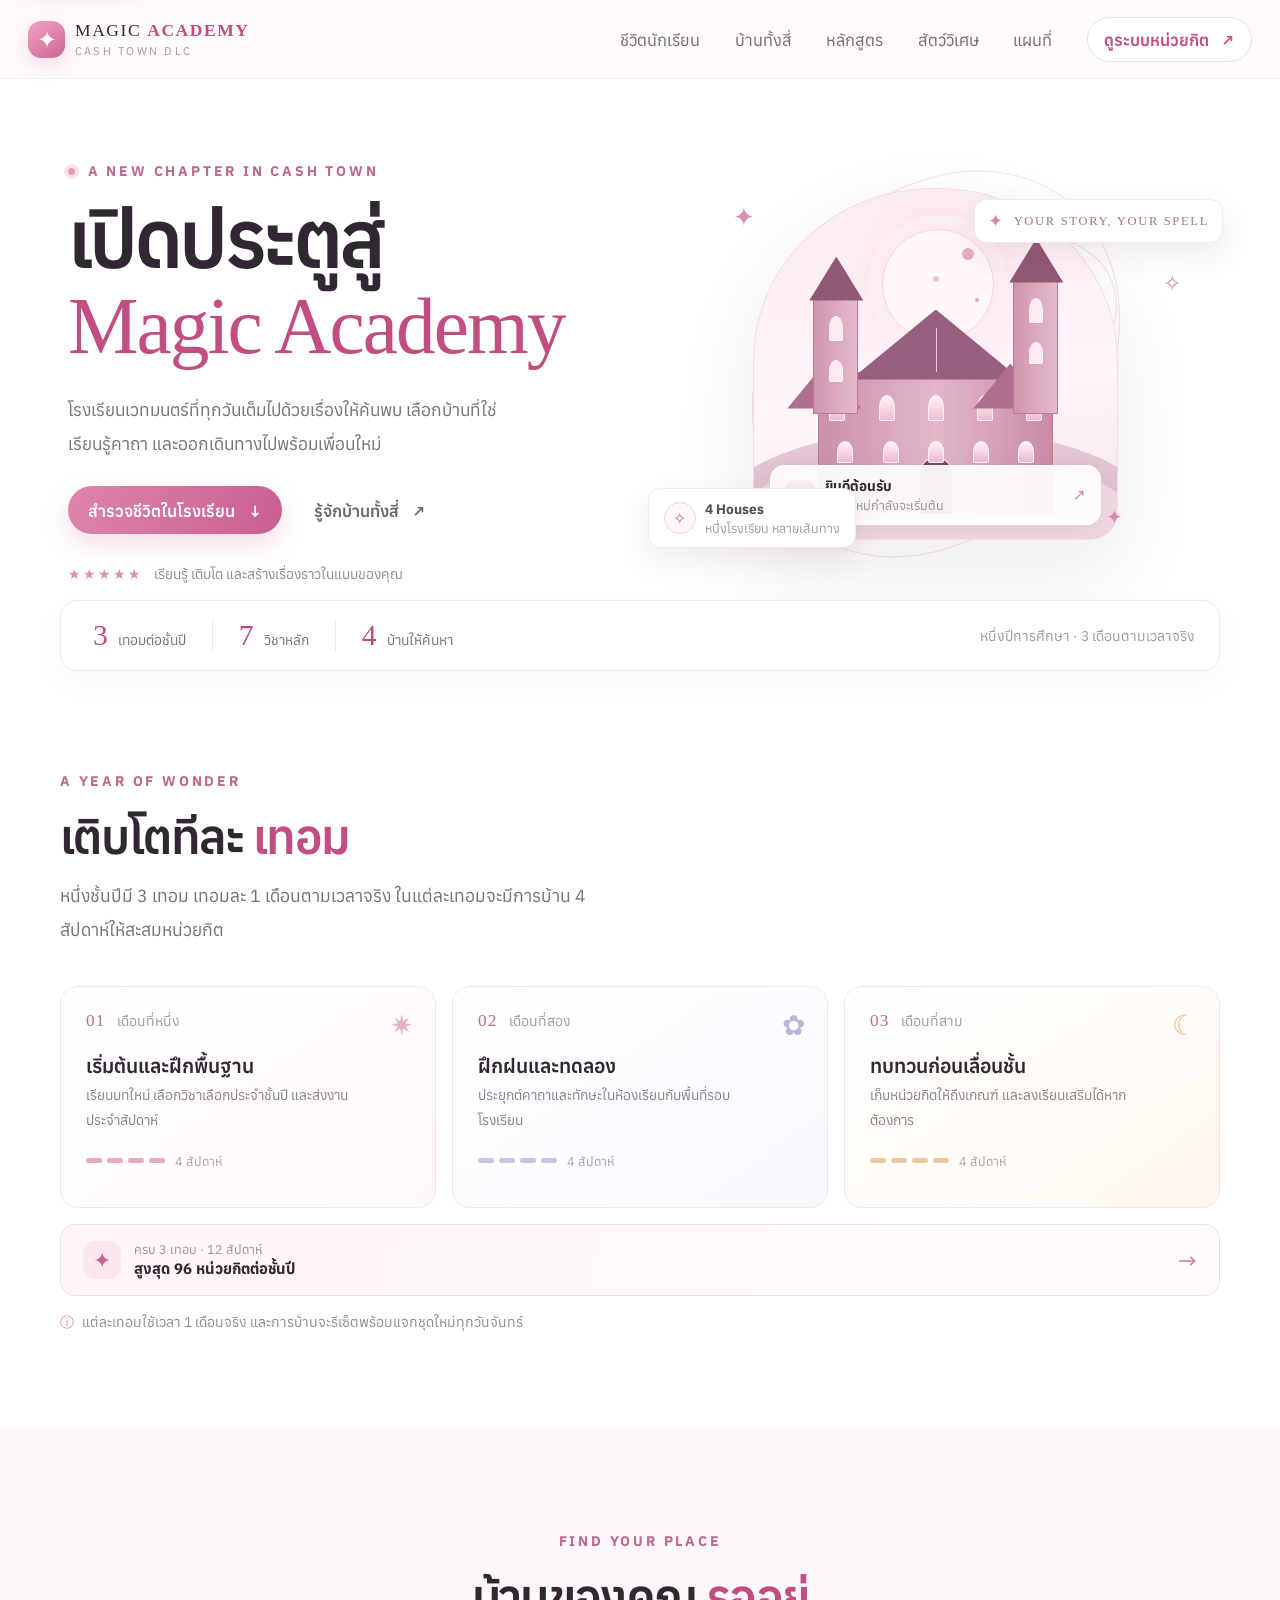
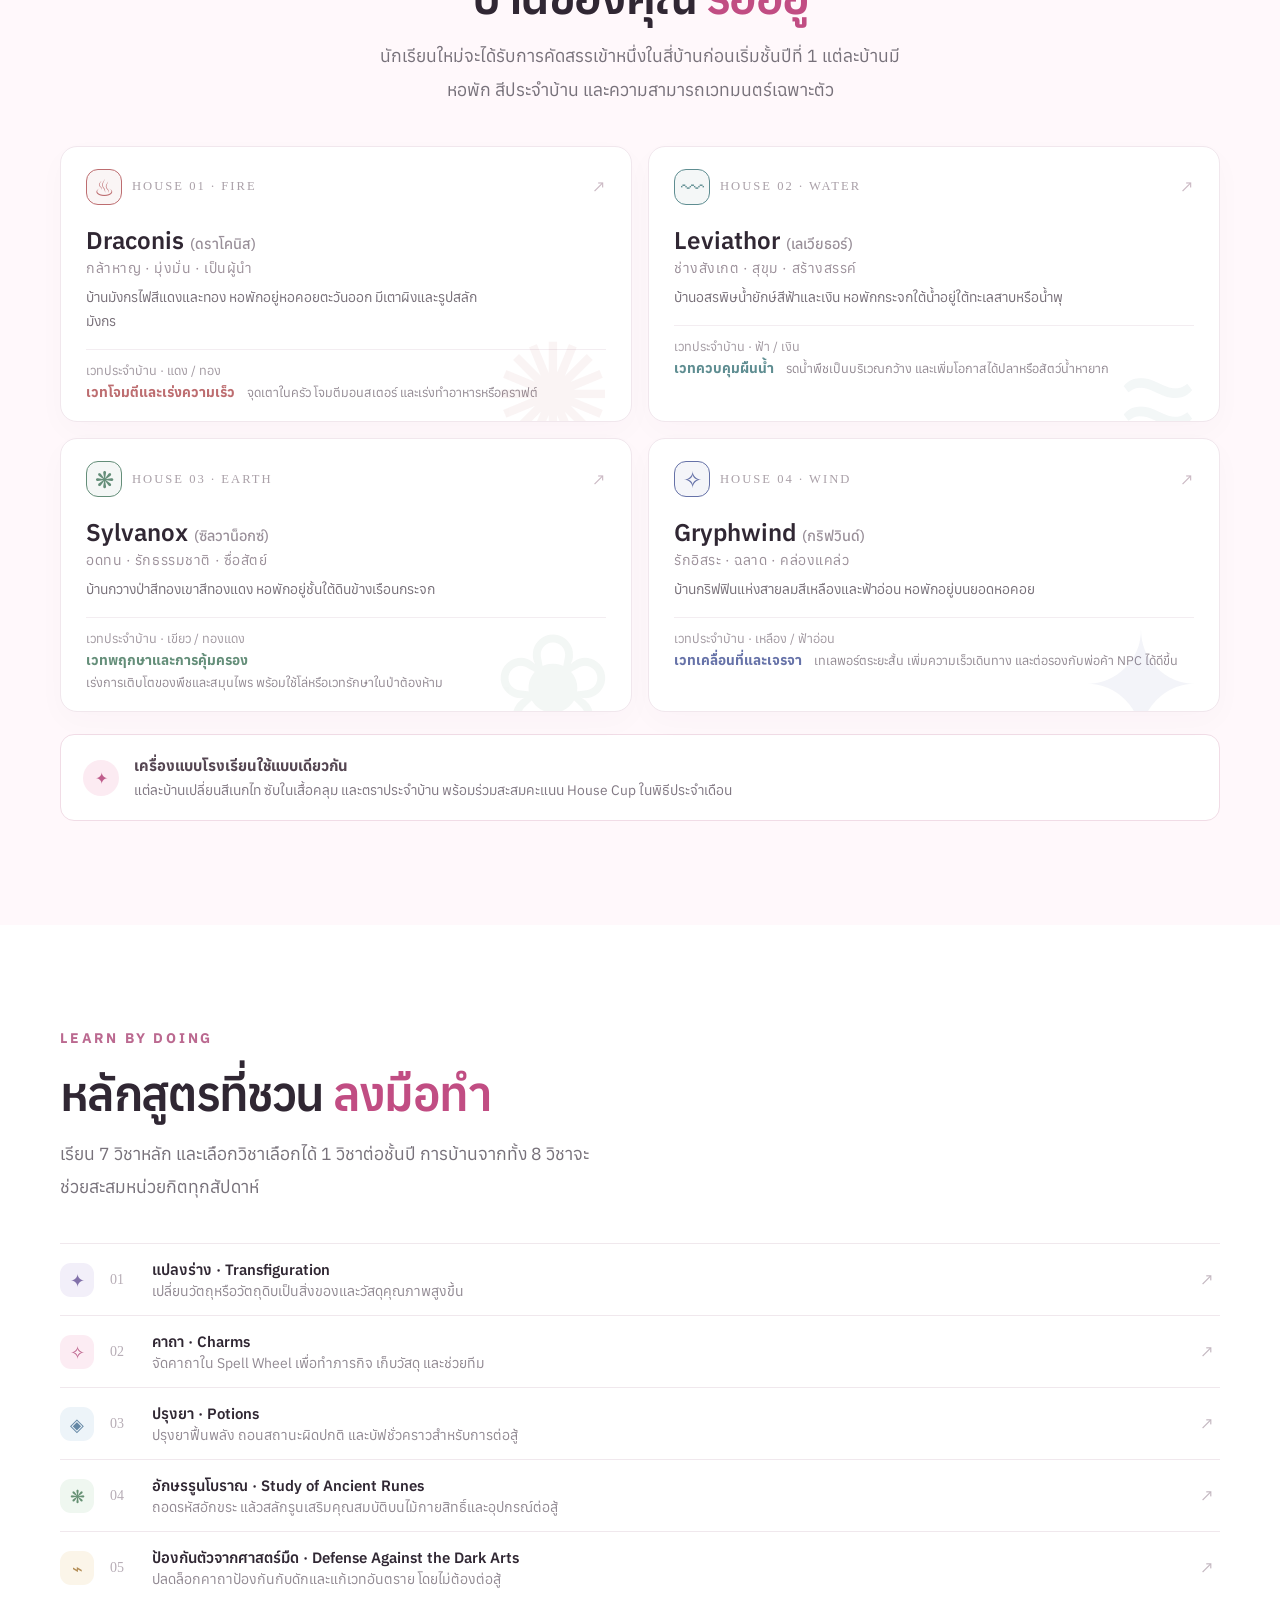
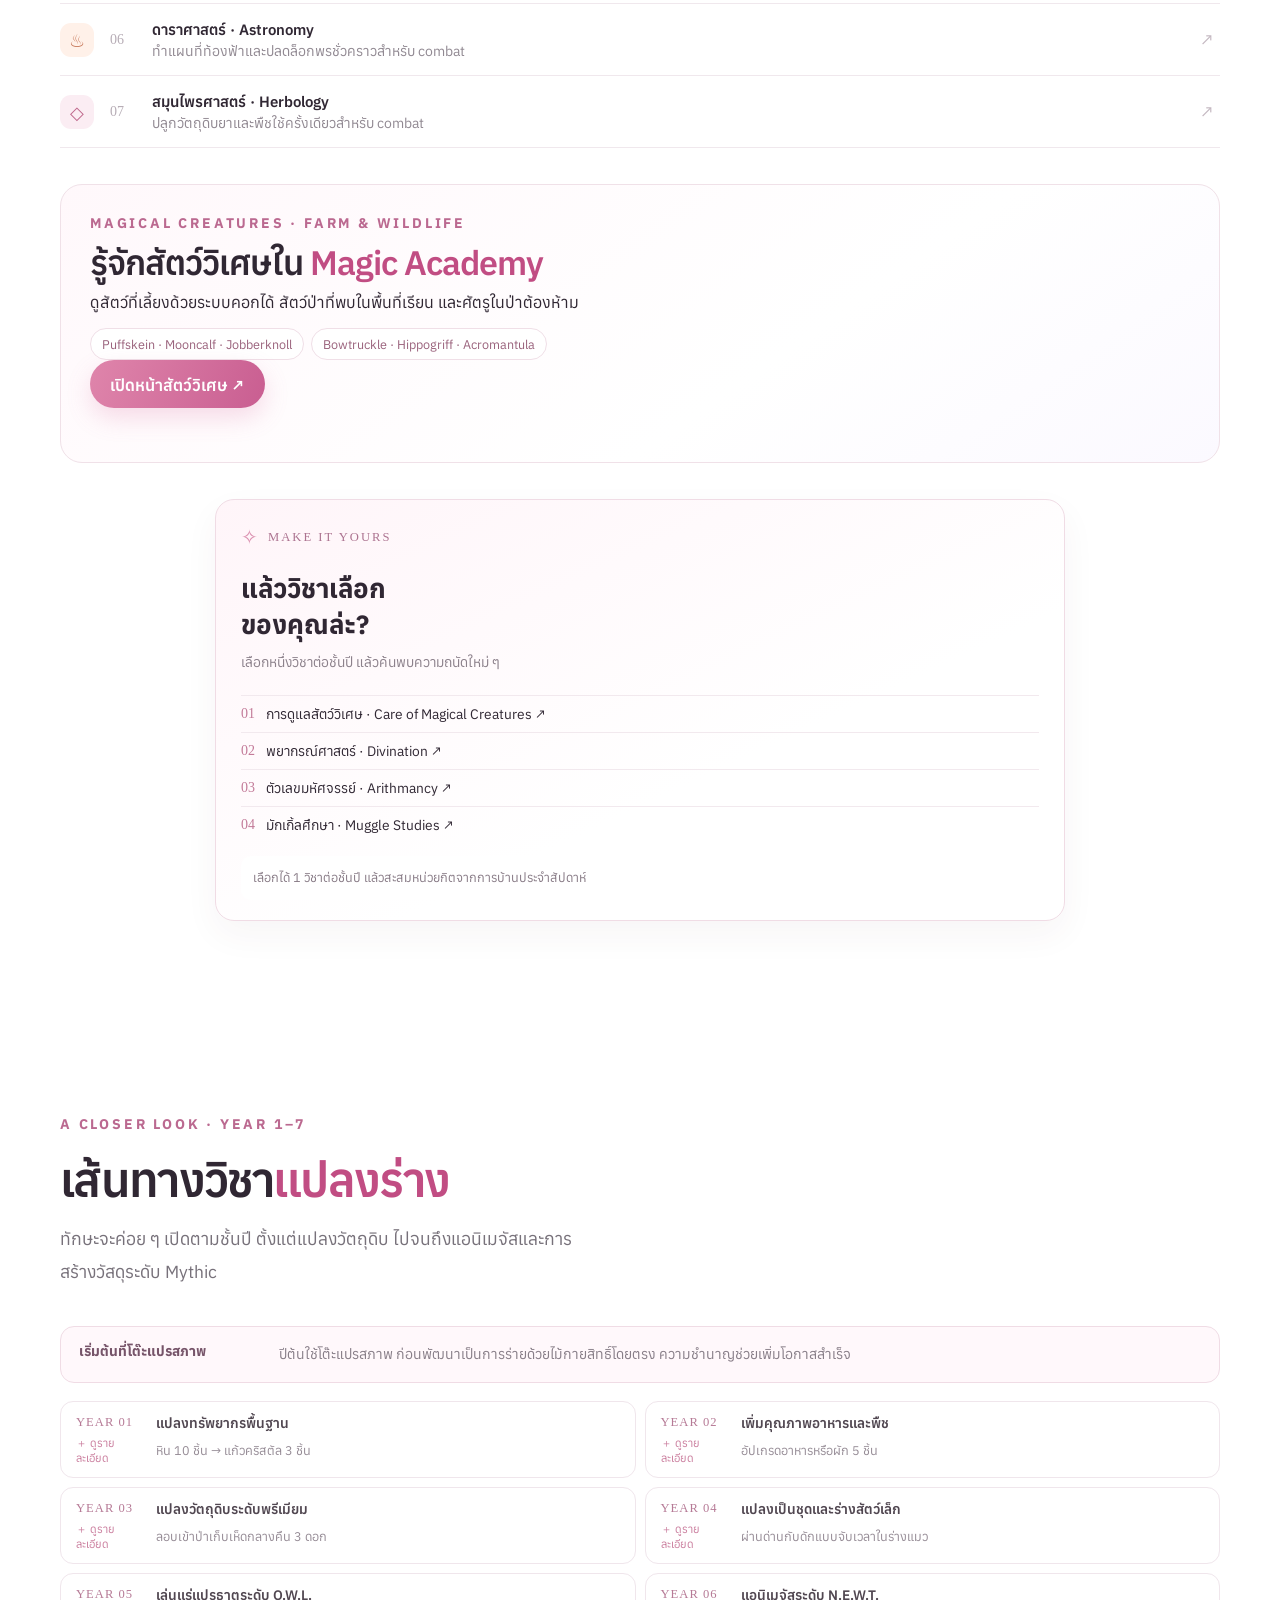
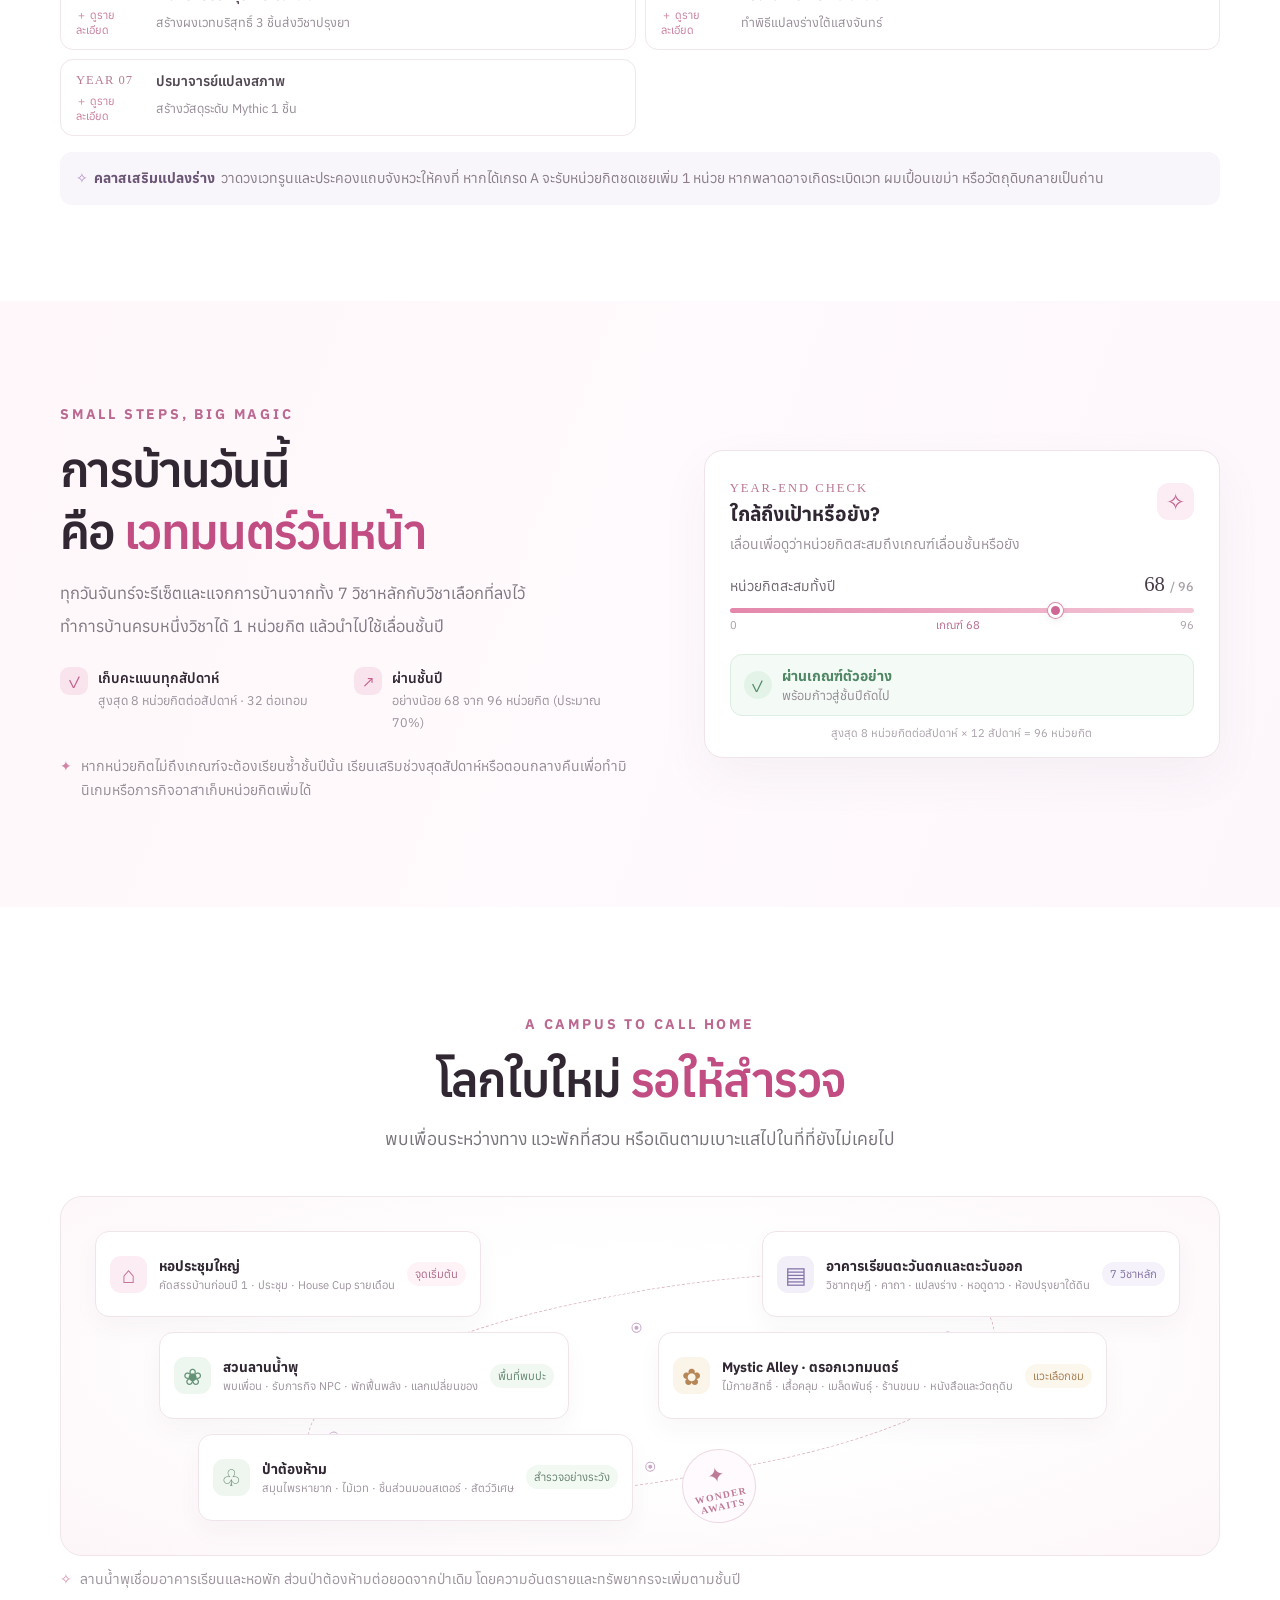
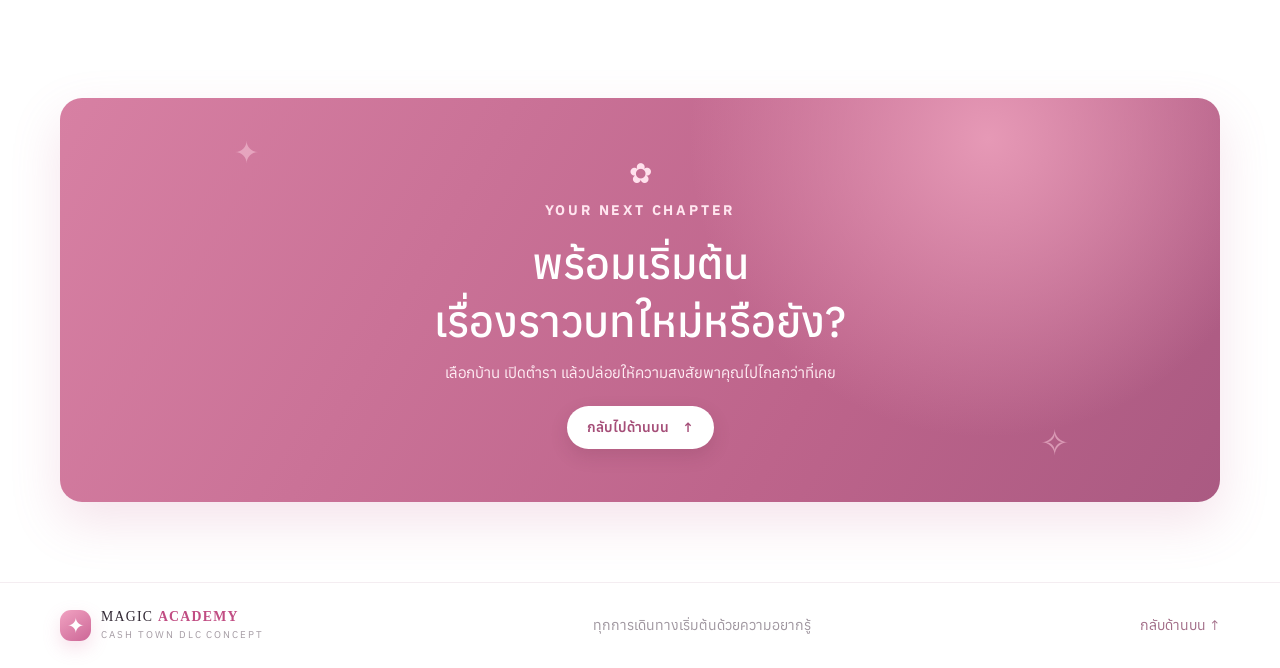
<file: index.html>
<!doctype html>
<html lang="th">
  <head>
    <meta charset="utf-8">
    <meta name="viewport" content="width=device-width, initial-scale=1">
    <meta name="theme-color" content="#fff7fa">
    <meta name="description" content="รู้จัก Cash Town DLC: Magic Academy กับ 4 บ้าน 7 วิชาหลัก ระบบการบ้านและหน่วยกิต และแผนที่โรงเรียนเวทมนตร์">
    <title>Magic Academy — Cash Town DLC</title>
    <link rel="preconnect" href="https://fonts.googleapis.com">
    <link rel="preconnect" href="https://fonts.gstatic.com" crossorigin>
    <link href="https://fonts.googleapis.com/css2?family=Anuphan:wght@400;500;600;700&display=swap" rel="stylesheet">
    <link rel="stylesheet" href="styles.css?v=7">
    <script src="script.js" defer></script>
  </head>
  <body>
    <a class="skip-link" href="#main">ข้ามไปยังเนื้อหา</a>
    <header class="site-header">
      <div class="nav-wrap">
        <a class="brand" href="#top" aria-label="Magic Academy หน้าแรก">
          <span class="brand-mark" aria-hidden="true">✦</span>
          <span class="brand-name">MAGIC <b>ACADEMY</b><small>CASH TOWN DLC</small></span>
        </a>
        <button class="menu-toggle" type="button" aria-expanded="false" aria-controls="site-nav" aria-label="เปิดเมนู">☰</button>
        <nav id="site-nav" class="site-nav" aria-label="เมนูหลัก">
          <a href="#journey">ชีวิตนักเรียน</a>
          <a href="#houses">บ้านทั้งสี่</a>
          <a href="#classes">หลักสูตร</a>
          <a href="creatures.html">สัตว์วิเศษ</a>
          <a href="#map">แผนที่</a>
          <a class="nav-cta" href="#credits">ดูระบบหน่วยกิต <span aria-hidden="true">↗</span></a>
        </nav>
      </div>
    </header>

    <main id="main">
      <section id="top" class="hero section-shell">
        <div class="hero-copy">
          <p class="eyebrow"><span class="eyebrow-dot"></span> A NEW CHAPTER IN CASH TOWN</p>
          <h1>เปิดประตูสู่<br><span>Magic Academy</span></h1>
          <p class="hero-lede">โรงเรียนเวทมนตร์ที่ทุกวันเต็มไปด้วยเรื่องให้ค้นพบ เลือกบ้านที่ใช่ เรียนรู้คาถา และออกเดินทางไปพร้อมเพื่อนใหม่</p>
          <div class="hero-actions">
            <a class="button button-primary" href="#journey">สำรวจชีวิตในโรงเรียน <span aria-hidden="true">↓</span></a>
            <a class="button button-quiet" href="#houses">รู้จักบ้านทั้งสี่ <span aria-hidden="true">↗</span></a>
          </div>
          <div class="hero-proof"><span class="proof-stars" aria-hidden="true">★★★★★</span><span>เรียนรู้ เติบโต และสร้างเรื่องราวในแบบของคุณ</span></div>
        </div>
        <div class="hero-art" aria-label="ภาพประกอบโรงเรียนเวทมนตร์">
          <div class="orbit orbit-one"></div><div class="orbit orbit-two"></div>
          <span class="spark spark-a" aria-hidden="true">✦</span><span class="spark spark-b" aria-hidden="true">✧</span><span class="spark spark-c" aria-hidden="true">✦</span>
          <div class="school-illustration">
            <div class="moon-disc"></div>
            <div class="school-hill"></div>
            <div class="school-building">
              <div class="tower tower-left"><i></i><b></b></div>
              <div class="tower tower-right"><i></i><b></b></div>
              <div class="roof roof-main"></div>
              <div class="roof roof-wing-left"></div>
              <div class="roof roof-wing-right"></div>
              <div class="building-body"><div class="window-row"><i></i><i></i><i></i><i></i><i></i></div><div class="door"></div><div class="window-row lower"><i></i><i></i><i></i><i></i><i></i></div></div>
            </div>
            <div class="art-caption"><span class="caption-icon">✧</span><span><b>ยินดีต้อนรับ</b><small>เทอมใหม่กำลังจะเริ่มต้น</small></span><span class="caption-arrow">↗</span></div>
          </div>
          <div class="float-chip chip-top"><span>✦</span> YOUR STORY, YOUR SPELL</div>
          <div class="float-chip chip-bottom"><span class="mini-seal">✧</span><span><b>4 Houses</b><small>หนึ่งโรงเรียน หลายเส้นทาง</small></span></div>
        </div>
        <div class="hero-stats" aria-label="ข้อมูลหลักสูตรโดยย่อ">
          <div><strong>3</strong><span>เทอมต่อชั้นปี</span></div>
          <div><strong>7</strong><span>วิชาหลัก</span></div>
          <div><strong>4</strong><span>บ้านให้ค้นหา</span></div>
          <p>หนึ่งปีการศึกษา · 3 เดือนตามเวลาจริง</p>
        </div>
      </section>

      <section id="journey" class="journey section-shell section-space">
        <div class="section-heading">
          <p class="eyebrow">A YEAR OF WONDER</p>
          <h2>เติบโตทีละ<span class="text-pink"> เทอม</span></h2>
          <p>หนึ่งชั้นปีมี 3 เทอม เทอมละ 1 เดือนตามเวลาจริง ในแต่ละเทอมจะมีการบ้าน 4 สัปดาห์ให้สะสมหน่วยกิต</p>
        </div>
        <div class="journey-grid">
          <div class="term-card term-first"><div class="term-number">01 <span>เดือนที่หนึ่ง</span></div><div class="term-icon">✷</div><h3>เริ่มต้นและฝึกพื้นฐาน</h3><p>เรียนบทใหม่ เลือกวิชาเลือกประจำชั้นปี และส่งงานประจำสัปดาห์</p><div class="term-weeks"><i></i><i></i><i></i><i></i><small>4 สัปดาห์</small></div></div>
          <div class="term-card term-second"><div class="term-number">02 <span>เดือนที่สอง</span></div><div class="term-icon">✿</div><h3>ฝึกฝนและทดลอง</h3><p>ประยุกต์คาถาและทักษะในห้องเรียนกับพื้นที่รอบโรงเรียน</p><div class="term-weeks"><i></i><i></i><i></i><i></i><small>4 สัปดาห์</small></div></div>
          <div class="term-card term-third"><div class="term-number">03 <span>เดือนที่สาม</span></div><div class="term-icon">☾</div><h3>ทบทวนก่อนเลื่อนชั้น</h3><p>เก็บหน่วยกิตให้ถึงเกณฑ์ และลงเรียนเสริมได้หากต้องการ</p><div class="term-weeks"><i></i><i></i><i></i><i></i><small>4 สัปดาห์</small></div></div>
          <div class="year-total"><span class="total-spark">✦</span><div><small>ครบ 3 เทอม · 12 สัปดาห์</small><b>สูงสุด 96 หน่วยกิตต่อชั้นปี</b></div><span class="total-arrow">→</span></div>
        </div>
        <p class="calendar-note"><span aria-hidden="true">ⓘ</span> แต่ละเทอมใช้เวลา 1 เดือนจริง และการบ้านจะรีเซ็ตพร้อมแจกชุดใหม่ทุกวันจันทร์</p>
      </section>

      <section id="houses" class="houses-section section-space">
        <div class="section-shell">
          <div class="section-heading heading-center">
            <p class="eyebrow">FIND YOUR PLACE</p>
            <h2>บ้านของคุณ<span class="text-pink"> รออยู่</span></h2>
            <p>นักเรียนใหม่จะได้รับการคัดสรรเข้าหนึ่งในสี่บ้านก่อนเริ่มชั้นปีที่ 1 แต่ละบ้านมีหอพัก สีประจำบ้าน และความสามารถเวทมนตร์เฉพาะตัว</p>
          </div>
          <div class="houses-grid">
            <article class="house-card house-flame"><div class="house-card-top"><span class="house-sigil" aria-hidden="true">♨</span><span class="house-index">HOUSE 01 · FIRE</span><span class="house-arrow" aria-hidden="true">↗</span></div><h3>Draconis <small>(ดราโคนิส)</small></h3><p class="house-motto">กล้าหาญ · มุ่งมั่น · เป็นผู้นำ</p><p class="house-desc">บ้านมังกรไฟสีแดงและทอง หอพักอยู่หอคอยตะวันออก มีเตาผิงและรูปสลักมังกร</p><div class="house-detail"><span>เวทประจำบ้าน · แดง / ทอง</span><b>เวทโจมตีและเร่งความเร็ว</b><small>จุดเตาในครัว โจมตีมอนสเตอร์ และเร่งทำอาหารหรือคราฟต์</small></div><span class="house-decoration" aria-hidden="true">✺</span></article>
            <article class="house-card house-tide"><div class="house-card-top"><span class="house-sigil" aria-hidden="true">〰</span><span class="house-index">HOUSE 02 · WATER</span><span class="house-arrow" aria-hidden="true">↗</span></div><h3>Leviathor <small>(เลเวียธอร์)</small></h3><p class="house-motto">ช่างสังเกต · สุขุม · สร้างสรรค์</p><p class="house-desc">บ้านอสรพิษน้ำยักษ์สีฟ้าและเงิน หอพักกระจกใต้น้ำอยู่ใต้ทะเลสาบหรือน้ำพุ</p><div class="house-detail"><span>เวทประจำบ้าน · ฟ้า / เงิน</span><b>เวทควบคุมผืนน้ำ</b><small>รดน้ำพืชเป็นบริเวณกว้าง และเพิ่มโอกาสได้ปลาหรือสัตว์น้ำหายาก</small></div><span class="house-decoration" aria-hidden="true">≈</span></article>
            <article class="house-card house-grove"><div class="house-card-top"><span class="house-sigil" aria-hidden="true">❋</span><span class="house-index">HOUSE 03 · EARTH</span><span class="house-arrow" aria-hidden="true">↗</span></div><h3>Sylvanox <small>(ซิลวาน็อกซ์)</small></h3><p class="house-motto">อดทน · รักธรรมชาติ · ซื่อสัตย์</p><p class="house-desc">บ้านกวางป่าสีทองเขาสีทองแดง หอพักอยู่ชั้นใต้ดินข้างเรือนกระจก</p><div class="house-detail"><span>เวทประจำบ้าน · เขียว / ทองแดง</span><b>เวทพฤกษาและการคุ้มครอง</b><small>เร่งการเติบโตของพืชและสมุนไพร พร้อมใช้โล่หรือเวทรักษาในป่าต้องห้าม</small></div><span class="house-decoration" aria-hidden="true">❀</span></article>
            <article class="house-card house-sky"><div class="house-card-top"><span class="house-sigil" aria-hidden="true">✧</span><span class="house-index">HOUSE 04 · WIND</span><span class="house-arrow" aria-hidden="true">↗</span></div><h3>Gryphwind <small>(กริฟวินด์)</small></h3><p class="house-motto">รักอิสระ · ฉลาด · คล่องแคล่ว</p><p class="house-desc">บ้านกริฟฟินแห่งสายลมสีเหลืองและฟ้าอ่อน หอพักอยู่บนยอดหอคอย</p><div class="house-detail"><span>เวทประจำบ้าน · เหลือง / ฟ้าอ่อน</span><b>เวทเคลื่อนที่และเจรจา</b><small>เทเลพอร์ตระยะสั้น เพิ่มความเร็วเดินทาง และต่อรองกับพ่อค้า NPC ได้ดีขึ้น</small></div><span class="house-decoration" aria-hidden="true">✦</span></article>
          </div>
          <div class="house-footnote"><span class="footnote-seal">✦</span><p><b>เครื่องแบบโรงเรียนใช้แบบเดียวกัน</b><br>แต่ละบ้านเปลี่ยนสีเนกไท ซับในเสื้อคลุม และตราประจำบ้าน พร้อมร่วมสะสมคะแนน House Cup ในพิธีประจำเดือน</p></div>
        </div>
      </section>

      <section id="classes" class="classes section-shell section-space">
        <div class="section-heading">
          <p class="eyebrow">LEARN BY DOING</p>
          <h2>หลักสูตรที่ชวน<span class="text-pink"> ลงมือทำ</span></h2>
            <p>เรียน 7 วิชาหลัก และเลือกวิชาเลือกได้ 1 วิชาต่อชั้นปี การบ้านจากทั้ง 8 วิชาจะช่วยสะสมหน่วยกิตทุกสัปดาห์</p>
        </div>
        <div class="curriculum-layout">
          <div class="subject-list">
            <a class="subject-row" href="subjects/transfiguration.html"><span class="subject-icon icon-lilac">✦</span><span class="subject-num">01</span><div><h3>แปลงร่าง · Transfiguration</h3><p>เปลี่ยนวัตถุหรือวัตถุดิบเป็นสิ่งของและวัสดุคุณภาพสูงขึ้น</p></div><span class="subject-arrow">↗</span></a>
            <a class="subject-row" href="subjects/charms.html"><span class="subject-icon icon-rose">✧</span><span class="subject-num">02</span><div><h3>คาถา · Charms</h3><p>จัดคาถาใน Spell Wheel เพื่อทำภารกิจ เก็บวัสดุ และช่วยทีม</p></div><span class="subject-arrow">↗</span></a>
            <a class="subject-row" href="subjects/potions.html"><span class="subject-icon icon-blue">◈</span><span class="subject-num">03</span><div><h3>ปรุงยา · Potions</h3><p>ปรุงยาฟื้นพลัง ถอนสถานะผิดปกติ และบัฟชั่วคราวสำหรับการต่อสู้</p></div><span class="subject-arrow">↗</span></a>
            <a class="subject-row" href="subjects/ancient-runes.html"><span class="subject-icon icon-green">❋</span><span class="subject-num">04</span><div><h3>อักษรรูนโบราณ · Study of Ancient Runes</h3><p>ถอดรหัสอักขระ แล้วสลักรูนเสริมคุณสมบัติบนไม้กายสิทธิ์และอุปกรณ์ต่อสู้</p></div><span class="subject-arrow">↗</span></a>
            <a class="subject-row" href="subjects/defense-against-the-dark-arts.html"><span class="subject-icon icon-amber">⌁</span><span class="subject-num">05</span><div><h3>ป้องกันตัวจากศาสตร์มืด · Defense Against the Dark Arts</h3><p>ปลดล็อกคาถาป้องกันกับดักและแก้เวทอันตราย โดยไม่ต้องต่อสู้</p></div><span class="subject-arrow">↗</span></a>
            <a class="subject-row" href="subjects/astronomy.html"><span class="subject-icon icon-peach">♨</span><span class="subject-num">06</span><div><h3>ดาราศาสตร์ · Astronomy</h3><p>ทำแผนที่ท้องฟ้าและปลดล็อกพรชั่วคราวสำหรับ combat</p></div><span class="subject-arrow">↗</span></a>
            <a class="subject-row" href="subjects/herbology.html"><span class="subject-icon icon-pink">◇</span><span class="subject-num">07</span><div><h3>สมุนไพรศาสตร์ · Herbology</h3><p>ปลูกวัตถุดิบยาและพืชใช้ครั้งเดียวสำหรับ combat</p></div><span class="subject-arrow">↗</span></a>
          </div>
          <section id="creatures" class="creature-roster" aria-label="หมวดสัตว์วิเศษ">
            <div class="creature-roster-heading">
              <p class="eyebrow">MAGICAL CREATURES · FARM &amp; WILDLIFE</p>
              <h2>รู้จักสัตว์วิเศษใน<span class="text-pink"> Magic Academy</span></h2>
              <p>ดูสัตว์ที่เลี้ยงด้วยระบบคอกได้ สัตว์ป่าที่พบในพื้นที่เรียน และศัตรูในป่าต้องห้าม</p>
              <div class="subject-tags"><span>Puffskein · Mooncalf · Jobberknoll</span><span>Bowtruckle · Hippogriff · Acromantula</span></div>
              <a class="button button-primary" href="creatures.html">เปิดหน้าสัตว์วิเศษ ↗</a>
            </div>
          </section>
          <aside id="electives" class="electives-card">
            <div class="electives-head"><span class="elective-spark">✧</span><span>MAKE IT YOURS</span></div>
            <h3>แล้ววิชาเลือก<br>ของคุณล่ะ?</h3>
            <p>เลือกหนึ่งวิชาต่อชั้นปี แล้วค้นพบความถนัดใหม่ ๆ</p>
            <ul class="elective-list"><li><a href="subjects/care-of-magical-creatures.html"><span>01</span>การดูแลสัตว์วิเศษ · Care of Magical Creatures ↗</a></li><li><a href="subjects/divination.html"><span>02</span>พยากรณ์ศาสตร์ · Divination ↗</a></li><li><a href="subjects/arithmancy.html"><span>03</span>ตัวเลขมหัศจรรย์ · Arithmancy ↗</a></li><li><a href="subjects/muggle-studies.html"><span>04</span>มักเกิ้ลศึกษา · Muggle Studies ↗</a></li></ul>
            <div class="elective-note">เลือกได้ 1 วิชาต่อชั้นปี แล้วสะสมหน่วยกิตจากการบ้านประจำสัปดาห์</div>
          </aside>
        </div>
      </section>

      <section id="transfiguration" class="transfiguration-section section-shell section-space">
        <div class="section-heading">
          <p class="eyebrow">A CLOSER LOOK · YEAR 1–7</p>
          <h2>เส้นทางวิชา<span class="text-pink">แปลงร่าง</span></h2>
          <p>ทักษะจะค่อย ๆ เปิดตามชั้นปี ตั้งแต่แปลงวัตถุดิบ ไปจนถึงแอนิเมจัสและการสร้างวัสดุระดับ Mythic</p>
        </div>
        <div class="transfiguration-intro"><b>เริ่มต้นที่โต๊ะแปรสภาพ</b><span>ปีต้นใช้โต๊ะแปรสภาพ ก่อนพัฒนาเป็นการร่ายด้วยไม้กายสิทธิ์โดยตรง ความชำนาญช่วยเพิ่มโอกาสสำเร็จ</span></div>
        <div class="year-details">
          <details><summary><span>YEAR 01</span><b>แปลงทรัพยากรพื้นฐาน</b><i>หิน 10 ชิ้น → แก้วคริสตัล 3 ชิ้น</i></summary><p>แปลงทรัพยากรพื้นฐาน เช่น หินเป็นแร่ และยังไม่ปลดล็อกการแปลงร่างเป็นสิ่งมีชีวิต</p></details>
          <details><summary><span>YEAR 02</span><b>เพิ่มคุณภาพอาหารและพืช</b><i>อัปเกรดอาหารหรือผัก 5 ชิ้น</i></summary><p>เปลี่ยนวัตถุดิบธรรมดาเป็นคุณภาพดี และเสกผู้ช่วยตัวจิ๋วให้เก็บของเป็นเวลา 3 นาที</p></details>
          <details><summary><span>YEAR 03</span><b>แปลงวัตถุดิบระดับพรีเมียม</b><i>ลอบเข้าป่าเก็บเห็ดกลางคืน 3 ดอก</i></summary><p>แปลงวัตถุดิบเป็นระดับพรีเมียมและแร่หายาก แปลงตัวเองเป็นสิ่งของเพื่อซ่อนตัวได้</p></details>
          <details><summary><span>YEAR 04</span><b>แปลงเป็นชุดและร่างสัตว์เล็ก</b><i>ผ่านด่านกับดักแบบจับเวลาในร่างแมว</i></summary><p>แปลงวัตถุดิบครั้งละ 5 ชิ้น ประหยัดมานา 20% และเลือกแปลงเป็นแมว กบ หรือนกฮูกเพื่อเพิ่มความเร็ว 15%</p></details>
          <details><summary><span>YEAR 05</span><b>เล่นแร่แปรธาตุระดับ O.W.L.</b><i>สร้างผงเวทบริสุทธิ์ 3 ชิ้นส่งวิชาปรุงยา</i></summary><p>แปลงทรัพยากรเหลือใช้เป็นผงเวทบริสุทธิ์ และเสกผู้ช่วยหมาป่าหรือนกอินทรีเพื่อช่วยต่อสู้หรือเก็บของ</p></details>
          <details><summary><span>YEAR 06</span><b>แอนิเมจัสระดับ N.E.W.T.</b><i>ทำพิธีแปลงร่างใต้แสงจันทร์</i></summary><p>ร่ายแปลงสสารกลางพื้นที่จริงได้โดยไม่ใช้ไม้กายสิทธิ์ เลือกร่างถาวรเป็นแพนเทอร์ อินทรี หรือหมาป่าโดยไม่ใช้มานา</p></details>
          <details><summary><span>YEAR 07</span><b>ปรมาจารย์แปลงสภาพ</b><i>สร้างวัสดุระดับ Mythic 1 ชิ้น</i></summary><p>มีโอกาส 15% ได้วัตถุดิบ Mythic ที่ขายได้ 3 เท่า หรือใช้ทำเมนูระดับห้าดาว พร้อมร่างสัตว์วิเศษตัวเล็กที่มอบบัฟและบินต่ำได้</p></details>
        </div>
        <p class="minigame-note"><span>✧</span><b>คลาสเสริมแปลงร่าง</b> วาดวงเวทรูนและประคองแถบจังหวะให้คงที่ หากได้เกรด A จะรับหน่วยกิตชดเชยเพิ่ม 1 หน่วย หากพลาดอาจเกิดระเบิดเวท ผมเปื้อนเขม่า หรือวัตถุดิบกลายเป็นถ่าน</p>
      </section>

      <section id="credits" class="credits-section section-space">
        <div class="section-shell credits-layout">
          <div class="credits-copy">
            <p class="eyebrow">SMALL STEPS, BIG MAGIC</p>
            <h2>การบ้านวันนี้<br>คือ<span class="text-pink"> เวทมนตร์วันหน้า</span></h2>
            <p>ทุกวันจันทร์จะรีเซ็ตและแจกการบ้านจากทั้ง 7 วิชาหลักกับวิชาเลือกที่ลงไว้ ทำการบ้านครบหนึ่งวิชาได้ 1 หน่วยกิต แล้วนำไปใช้เลื่อนชั้นปี</p>
            <div class="credit-rules"><div><span class="rule-icon">✓</span><p>เก็บคะแนนทุกสัปดาห์<br><small>สูงสุด 8 หน่วยกิตต่อสัปดาห์ · 32 ต่อเทอม</small></p></div><div><span class="rule-icon">↗</span><p>ผ่านชั้นปี<br><small>อย่างน้อย 68 จาก 96 หน่วยกิต (ประมาณ 70%)</small></p></div></div>
            <p class="repeat-note"><span aria-hidden="true">✦</span> หากหน่วยกิตไม่ถึงเกณฑ์จะต้องเรียนซ้ำชั้นปีนั้น เรียนเสริมช่วงสุดสัปดาห์หรือตอนกลางคืนเพื่อทำมินิเกมหรือภารกิจอาสาเก็บหน่วยกิตเพิ่มได้</p>
          </div>
          <div class="credit-checker">
            <div class="checker-top"><div><span class="checker-kicker">YEAR-END CHECK</span><h3>ใกล้ถึงเป้าหรือยัง?</h3></div><span class="checker-icon">✧</span></div>
            <p class="checker-intro">เลื่อนเพื่อดูว่าหน่วยกิตสะสมถึงเกณฑ์เลื่อนชั้นหรือยัง</p>
            <label class="range-label" for="total-credit"><span>หน่วยกิตสะสมทั้งปี</span><b><output id="total-value">68</output> <small>/ 96</small></b></label>
            <input id="total-credit" type="range" min="0" max="96" value="68" step="1" aria-describedby="total-hint">
            <div id="total-hint" class="range-hint"><span>0</span><span>เกณฑ์ 68</span><span>96</span></div>
            <div id="credit-result" class="credit-result" aria-live="polite"><span class="result-icon">✓</span><span><b>ผ่านเกณฑ์ตัวอย่าง</b><small>พร้อมก้าวสู่ชั้นปีถัดไป</small></span></div>
            <small class="checker-disclaimer">สูงสุด 8 หน่วยกิตต่อสัปดาห์ × 12 สัปดาห์ = 96 หน่วยกิต</small>
          </div>
        </div>
      </section>

      <section id="map" class="map-section section-shell section-space">
        <div class="section-heading heading-center">
          <p class="eyebrow">A CAMPUS TO CALL HOME</p>
          <h2>โลกใบใหม่<span class="text-pink"> รอให้สำรวจ</span></h2>
          <p>พบเพื่อนระหว่างทาง แวะพักที่สวน หรือเดินตามเบาะแสไปในที่ที่ยังไม่เคยไป</p>
        </div>
        <div class="map-board">
          <div class="map-route" aria-hidden="true"><i></i><i></i><i></i><i></i></div>
          <article class="map-stop stop-hall"><span class="map-icon">⌂</span><div><b>หอประชุมใหญ่</b><small>คัดสรรบ้านก่อนปี 1 · ประชุม · House Cup รายเดือน</small></div><span class="map-tag">จุดเริ่มต้น</span></article>
          <article class="map-stop stop-class"><span class="map-icon">▤</span><div><b>อาคารเรียนตะวันตกและตะวันออก</b><small>วิชาทฤษฎี · คาถา · แปลงร่าง · หอดูดาว · ห้องปรุงยาใต้ดิน</small></div><span class="map-tag">7 วิชาหลัก</span></article>
          <article class="map-stop stop-garden"><span class="map-icon">❀</span><div><b>สวนลานน้ำพุ</b><small>พบเพื่อน · รับภารกิจ NPC · พักฟื้นพลัง · แลกเปลี่ยนของ</small></div><span class="map-tag">พื้นที่พบปะ</span></article>
          <article class="map-stop stop-alley"><span class="map-icon">✿</span><div><b>Mystic Alley · ตรอกเวทมนตร์</b><small>ไม้กายสิทธิ์ · เสื้อคลุม · เมล็ดพันธุ์ · ร้านขนม · หนังสือและวัตถุดิบ</small></div><span class="map-tag">แวะเลือกชม</span></article>
          <article class="map-stop stop-forest"><span class="map-icon">♧</span><div><b>ป่าต้องห้าม</b><small>สมุนไพรหายาก · ไม้เวท · ชิ้นส่วนมอนสเตอร์ · สัตว์วิเศษ</small></div><span class="map-tag">สำรวจอย่างระวัง</span></article>
          <div class="map-stamp" aria-hidden="true"><span>✦</span><b>WONDER<br>AWAITS</b></div>
        </div>
        <p class="map-note"><span aria-hidden="true">✧</span> ลานน้ำพุเชื่อมอาคารเรียนและหอพัก ส่วนป่าต้องห้ามต่อยอดจากป่าเดิม โดยความอันตรายและทรัพยากรจะเพิ่มตามชั้นปี</p>
      </section>

      <section class="closing section-shell">
        <div class="closing-card"><div class="closing-flower" aria-hidden="true">✿</div><p class="eyebrow">YOUR NEXT CHAPTER</p><h2>พร้อมเริ่มต้น<br>เรื่องราวบทใหม่หรือยัง?</h2><p>เลือกบ้าน เปิดตำรา แล้วปล่อยให้ความสงสัยพาคุณไปไกลกว่าที่เคย</p><a href="#top" class="button button-light">กลับไปด้านบน <span aria-hidden="true">↑</span></a><span class="closing-star star-one" aria-hidden="true">✦</span><span class="closing-star star-two" aria-hidden="true">✧</span></div>
      </section>
    </main>

    <footer class="site-footer"><div class="section-shell footer-inner"><a class="brand footer-brand" href="#top"><span class="brand-mark" aria-hidden="true">✦</span><span class="brand-name">MAGIC <b>ACADEMY</b><small>CASH TOWN DLC CONCEPT</small></span></a><p>ทุกการเดินทางเริ่มต้นด้วยความอยากรู้</p><a class="back-top" href="#top">กลับด้านบน ↑</a></div></footer>
  </body>
</html>
</file>
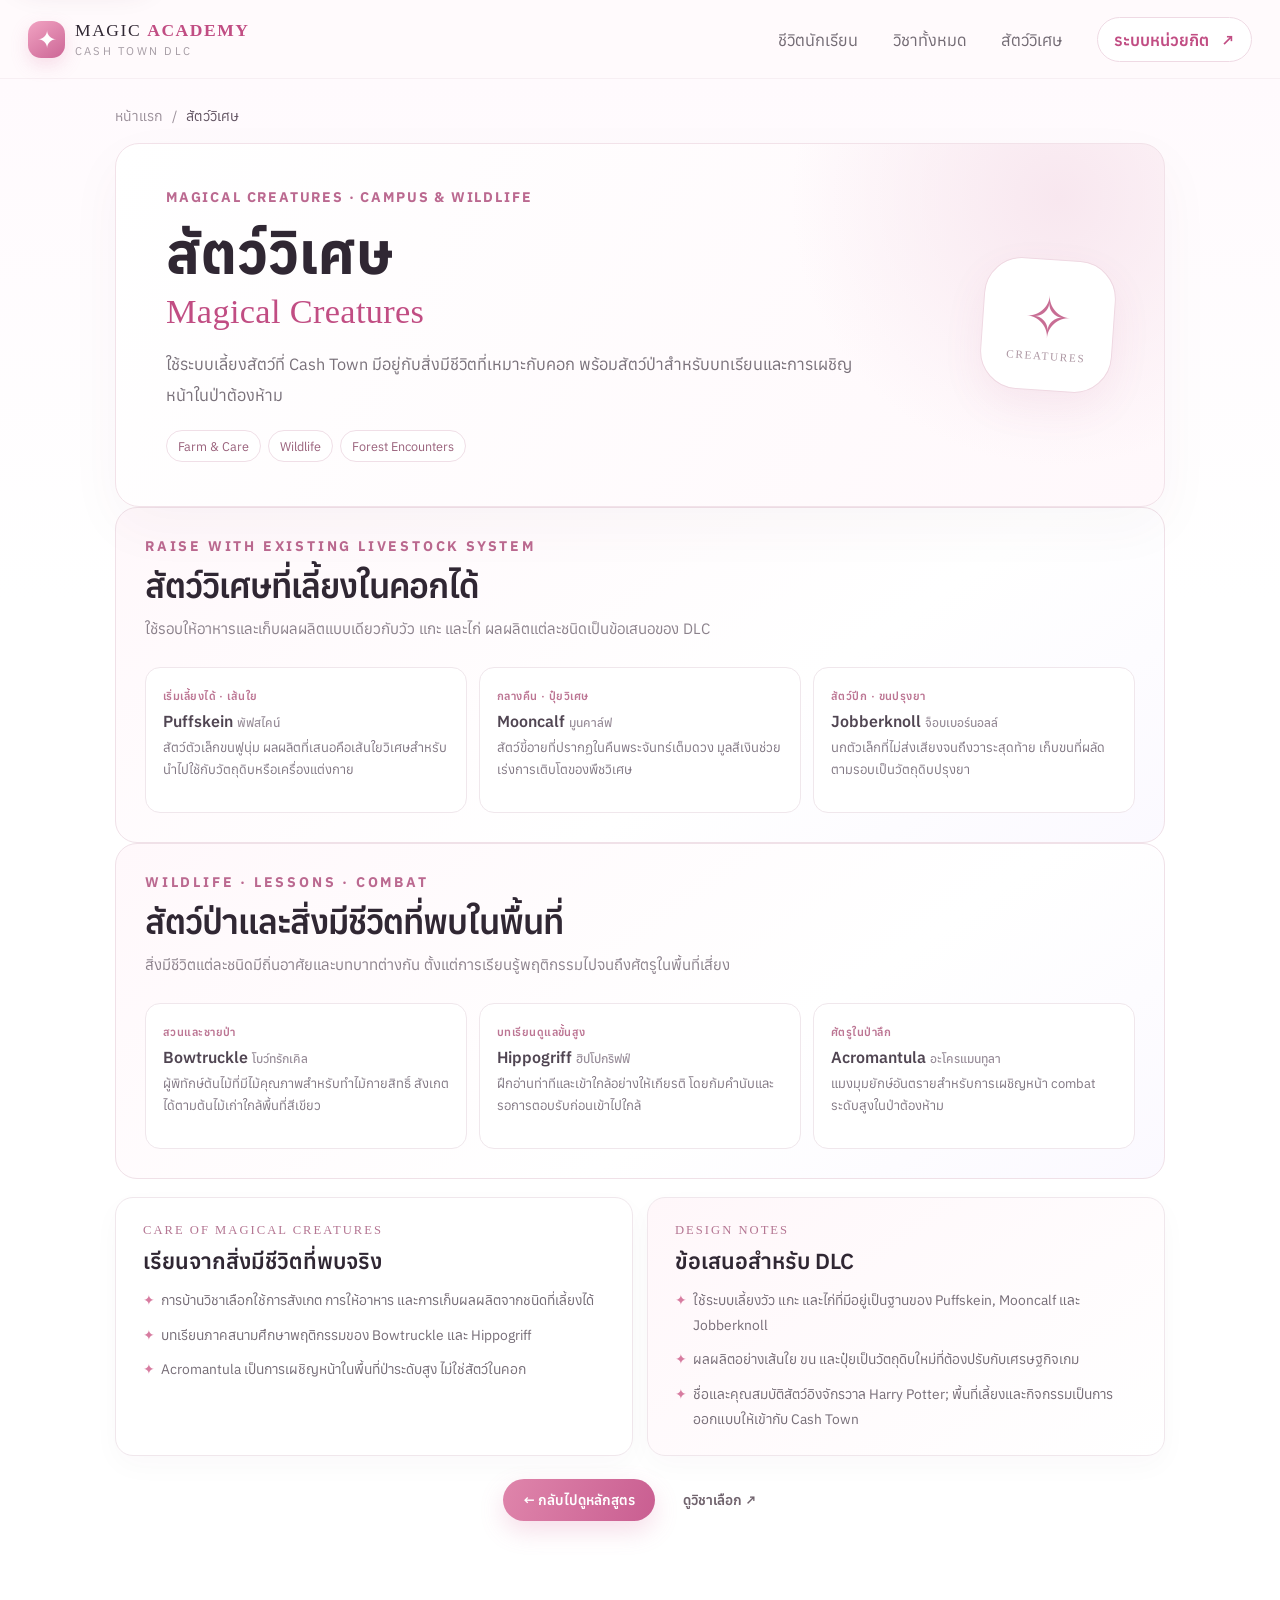
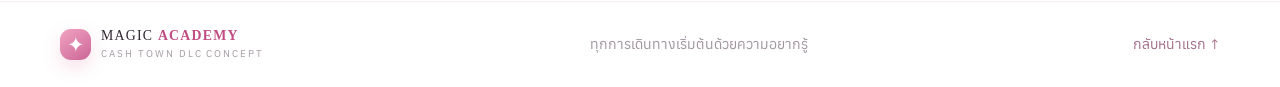
<file: creatures.html>
<!doctype html>
<html lang="th">
  <head>
    <meta charset="utf-8">
    <meta name="viewport" content="width=device-width, initial-scale=1">
    <meta name="theme-color" content="#fff7fa">
    <meta name="description" content="รู้จักสัตว์วิเศษใน Magic Academy ทั้งสัตว์ที่เลี้ยงด้วยระบบคอก สัตว์ป่า และศัตรูในป่าต้องห้าม">
    <title>สัตว์วิเศษ · Magical Creatures — Magic Academy</title>
    <link rel="preconnect" href="https://fonts.googleapis.com">
    <link rel="preconnect" href="https://fonts.gstatic.com" crossorigin>
    <link href="https://fonts.googleapis.com/css2?family=Anuphan:wght@400;500;600;700&display=swap" rel="stylesheet">
    <link rel="stylesheet" href="styles.css?v=7">
    <script src="script.js" defer></script>
  </head>
  <body>
    <a class="skip-link" href="#main">ข้ามไปยังเนื้อหา</a>
    <header class="site-header">
      <div class="nav-wrap">
        <a class="brand" href="index.html#top" aria-label="Magic Academy หน้าแรก"><span class="brand-mark" aria-hidden="true">✦</span><span class="brand-name">MAGIC <b>ACADEMY</b><small>CASH TOWN DLC</small></span></a>
        <button class="menu-toggle" type="button" aria-expanded="false" aria-controls="site-nav" aria-label="เปิดเมนู">☰</button>
        <nav id="site-nav" class="site-nav" aria-label="เมนูหลัก">
          <a href="index.html#journey">ชีวิตนักเรียน</a>
          <a href="index.html#classes">วิชาทั้งหมด</a>
          <a href="creatures.html" aria-current="page">สัตว์วิเศษ</a>
          <a class="nav-cta" href="index.html#credits">ระบบหน่วยกิต <span aria-hidden="true">↗</span></a>
        </nav>
      </div>
    </header>
    <main id="main" class="subject-page">
      <div class="subject-page-shell">
        <nav class="subject-breadcrumb" aria-label="เส้นทางนำทาง"><a href="index.html">หน้าแรก</a><span aria-hidden="true">/</span><span aria-current="page">สัตว์วิเศษ</span></nav>
        <section class="subject-hero">
          <div class="subject-hero-copy">
            <p class="eyebrow">MAGICAL CREATURES · CAMPUS &amp; WILDLIFE</p>
            <h1>สัตว์วิเศษ <small>Magical Creatures</small></h1>
            <p class="subject-lede">ใช้ระบบเลี้ยงสัตว์ที่ Cash Town มีอยู่กับสิ่งมีชีวิตที่เหมาะกับคอก พร้อมสัตว์ป่าสำหรับบทเรียนและการเผชิญหน้าในป่าต้องห้าม</p>
            <div class="subject-tags"><span>Farm &amp; Care</span><span>Wildlife</span><span>Forest Encounters</span></div>
          </div>
          <div class="subject-symbol" aria-hidden="true"><span>✧</span><small>CREATURES</small></div>
        </section>

        <section class="creature-roster" aria-label="สัตว์วิเศษที่เลี้ยงได้">
          <div class="creature-roster-heading">
            <p class="eyebrow">RAISE WITH EXISTING LIVESTOCK SYSTEM</p>
            <h2>สัตว์วิเศษที่เลี้ยงในคอกได้</h2>
            <p>ใช้รอบให้อาหารและเก็บผลผลิตแบบเดียวกับวัว แกะ และไก่ ผลผลิตแต่ละชนิดเป็นข้อเสนอของ DLC</p>
          </div>
          <div class="creature-grid">
            <article class="creature-card"><span class="creature-type">เริ่มเลี้ยงได้ · เส้นใย</span><h4>Puffskein <small>พัฟสไคน์</small></h4><p>สัตว์ตัวเล็กขนฟูนุ่ม ผลผลิตที่เสนอคือเส้นใยวิเศษสำหรับนำไปใช้กับวัตถุดิบหรือเครื่องแต่งกาย</p></article>
            <article class="creature-card"><span class="creature-type">กลางคืน · ปุ๋ยวิเศษ</span><h4>Mooncalf <small>มูนคาล์ฟ</small></h4><p>สัตว์ขี้อายที่ปรากฏในคืนพระจันทร์เต็มดวง มูลสีเงินช่วยเร่งการเติบโตของพืชวิเศษ</p></article>
            <article class="creature-card"><span class="creature-type">สัตว์ปีก · ขนปรุงยา</span><h4>Jobberknoll <small>จ็อบเบอร์นอลล์</small></h4><p>นกตัวเล็กที่ไม่ส่งเสียงจนถึงวาระสุดท้าย เก็บขนที่ผลัดตามรอบเป็นวัตถุดิบปรุงยา</p></article>
          </div>
        </section>

        <section class="creature-roster" aria-label="สัตว์ป่าและสัตว์อันตราย">
          <div class="creature-roster-heading">
            <p class="eyebrow">WILDLIFE · LESSONS · COMBAT</p>
            <h2>สัตว์ป่าและสิ่งมีชีวิตที่พบในพื้นที่</h2>
            <p>สิ่งมีชีวิตแต่ละชนิดมีถิ่นอาศัยและบทบาทต่างกัน ตั้งแต่การเรียนรู้พฤติกรรมไปจนถึงศัตรูในพื้นที่เสี่ยง</p>
          </div>
          <div class="creature-grid">
            <article class="creature-card"><span class="creature-type">สวนและชายป่า</span><h4>Bowtruckle <small>โบว์ทรักเคิล</small></h4><p>ผู้พิทักษ์ต้นไม้ที่มีไม้คุณภาพสำหรับทำไม้กายสิทธิ์ สังเกตได้ตามต้นไม้เก่าใกล้พื้นที่สีเขียว</p></article>
            <article class="creature-card"><span class="creature-type">บทเรียนดูแลขั้นสูง</span><h4>Hippogriff <small>ฮิปโปกริฟฟ์</small></h4><p>ฝึกอ่านท่าทีและเข้าใกล้อย่างให้เกียรติ โดยก้มคำนับและรอการตอบรับก่อนเข้าไปใกล้</p></article>
            <article class="creature-card"><span class="creature-type">ศัตรูในป่าลึก</span><h4>Acromantula <small>อะโครแมนทูลา</small></h4><p>แมงมุมยักษ์อันตรายสำหรับการเผชิญหน้า combat ระดับสูงในป่าต้องห้าม</p></article>
          </div>
        </section>

        <section class="subject-detail-grid" aria-label="การเชื่อมกับวิชาและระบบเกม">
          <article class="subject-info-card">
            <p class="detail-kicker">CARE OF MAGICAL CREATURES</p>
            <h2>เรียนจากสิ่งมีชีวิตที่พบจริง</h2>
            <ul class="subject-bullets">
              <li>การบ้านวิชาเลือกใช้การสังเกต การให้อาหาร และการเก็บผลผลิตจากชนิดที่เลี้ยงได้</li>
              <li>บทเรียนภาคสนามศึกษาพฤติกรรมของ Bowtruckle และ Hippogriff</li>
              <li>Acromantula เป็นการเผชิญหน้าในพื้นที่ป่าระดับสูง ไม่ใช่สัตว์ในคอก</li>
            </ul>
          </article>
          <article class="subject-info-card subject-info-tint">
            <p class="detail-kicker">DESIGN NOTES</p>
            <h2>ข้อเสนอสำหรับ DLC</h2>
            <ul class="subject-bullets">
              <li>ใช้ระบบเลี้ยงวัว แกะ และไก่ที่มีอยู่เป็นฐานของ Puffskein, Mooncalf และ Jobberknoll</li>
              <li>ผลผลิตอย่างเส้นใย ขน และปุ๋ยเป็นวัตถุดิบใหม่ที่ต้องปรับกับเศรษฐกิจเกม</li>
              <li>ชื่อและคุณสมบัติสัตว์อิงจักรวาล Harry Potter; พื้นที่เลี้ยงและกิจกรรมเป็นการออกแบบให้เข้ากับ Cash Town</li>
            </ul>
          </article>
        </section>

        <div class="subject-page-actions"><a class="button button-primary" href="index.html#classes">← กลับไปดูหลักสูตร</a><a class="button button-quiet" href="index.html#electives">ดูวิชาเลือก ↗</a></div>
      </div>
    </main>
    <footer class="site-footer"><div class="section-shell footer-inner"><a class="brand footer-brand" href="index.html#top"><span class="brand-mark" aria-hidden="true">✦</span><span class="brand-name">MAGIC <b>ACADEMY</b><small>CASH TOWN DLC CONCEPT</small></span></a><p>ทุกการเดินทางเริ่มต้นด้วยความอยากรู้</p><a class="back-top" href="index.html#top">กลับหน้าแรก ↑</a></div></footer>
  </body>
</html>
</file>
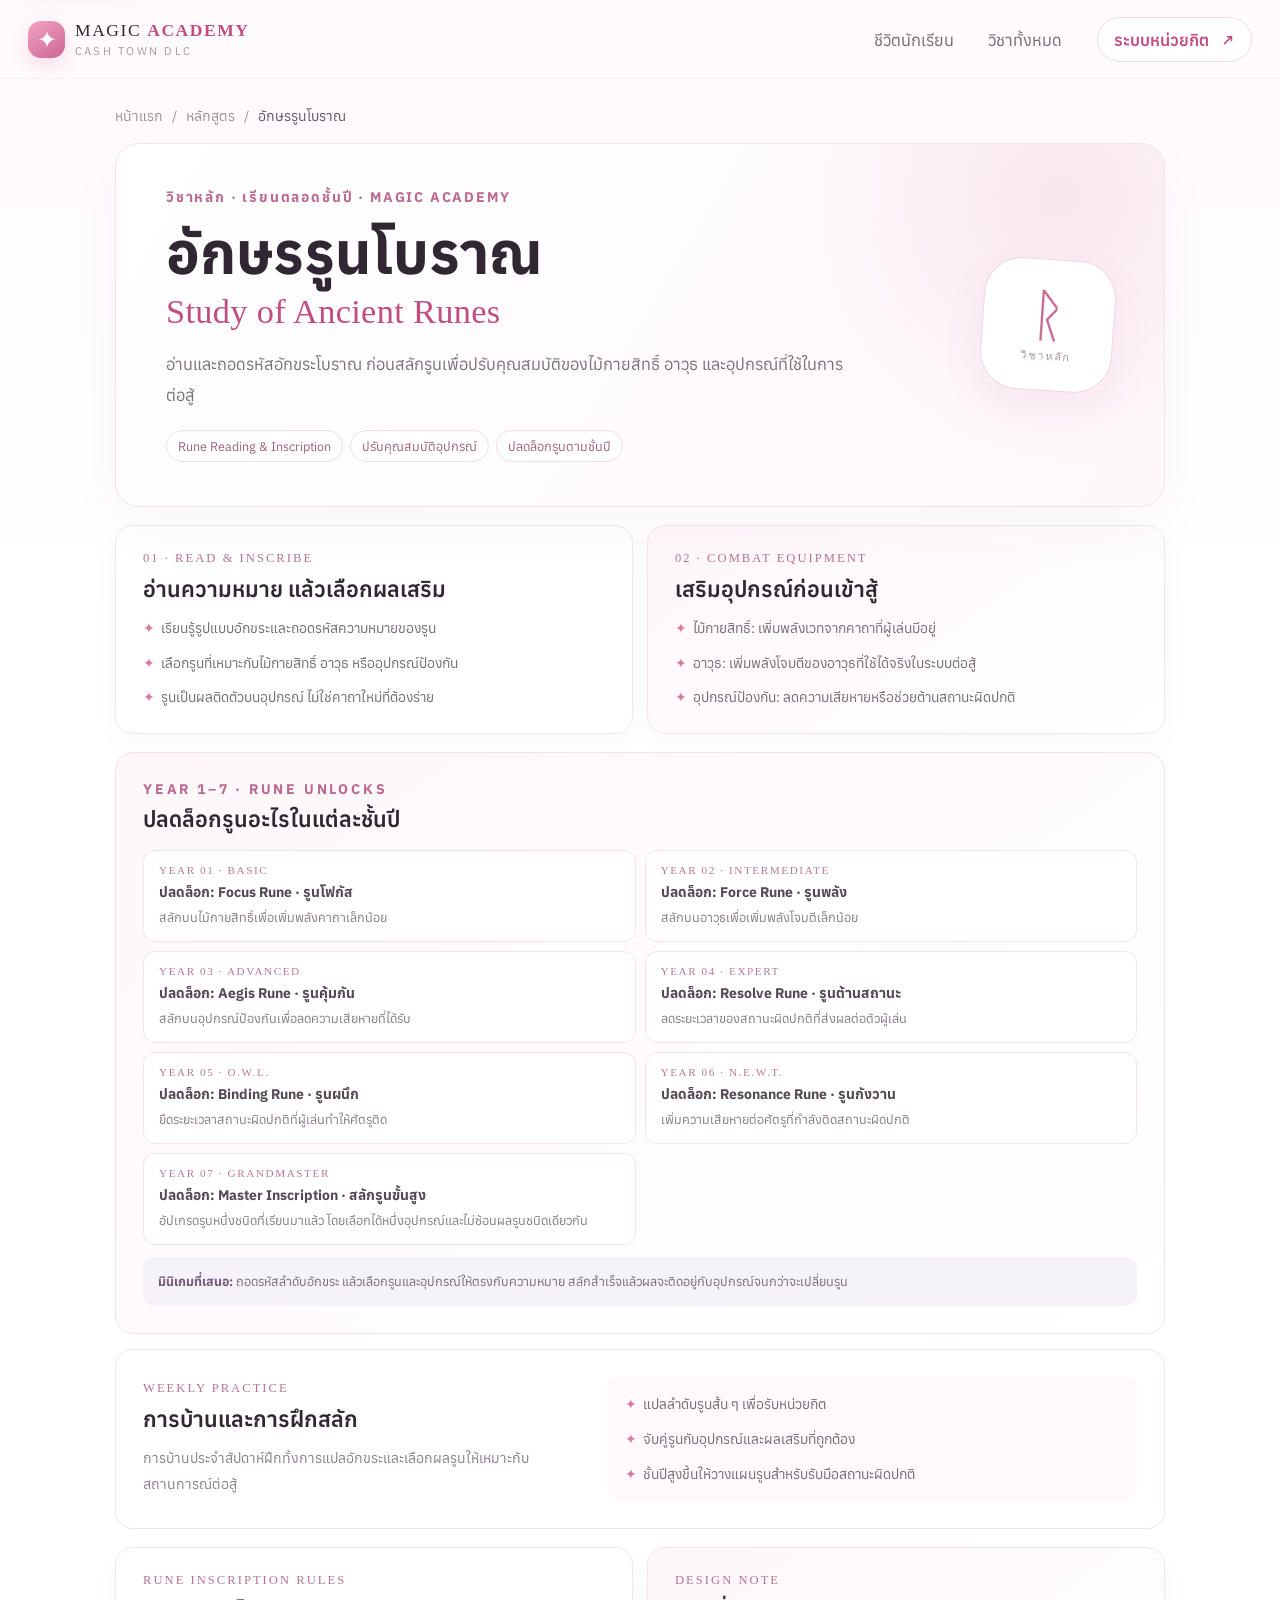
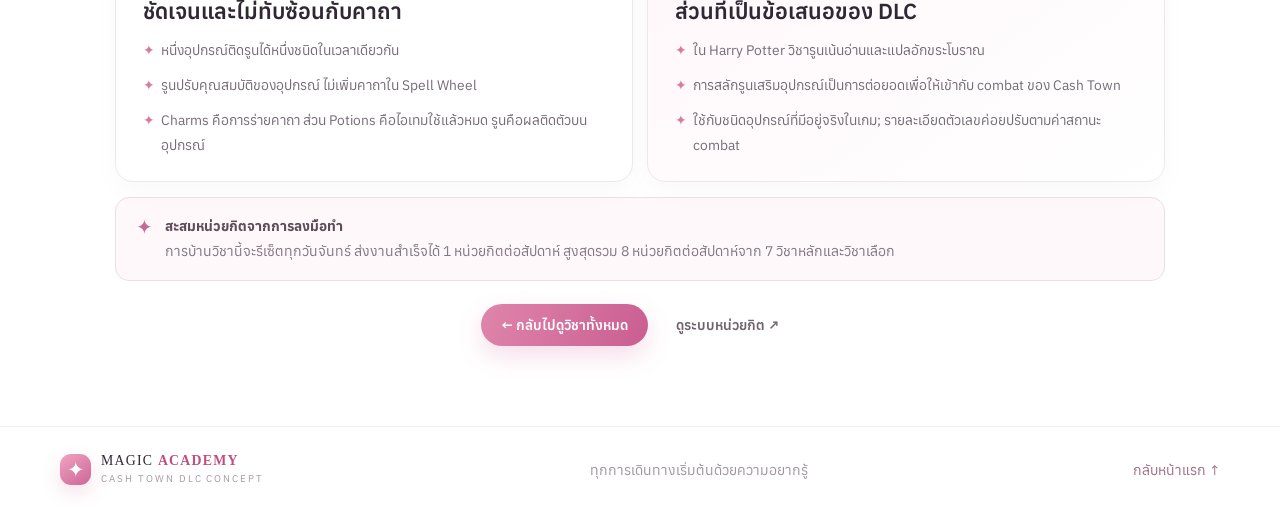
<file: subjects/ancient-runes.html>
<!doctype html>
<html lang="th">
  <head>
    <meta charset="utf-8">
    <meta name="viewport" content="width=device-width, initial-scale=1">
    <meta name="theme-color" content="#fff7fa">
    <meta name="description" content="เรียนรู้อักษรรูนโบราณ แปลอักขระ และสลักคุณสมบัติเสริมลงบนไม้กายสิทธิ์ อาวุธ และอุปกรณ์ต่อสู้">
    <title>อักษรรูนโบราณ &#183; Study of Ancient Runes — Magic Academy</title>
    <link rel="preconnect" href="https://fonts.googleapis.com">
    <link rel="preconnect" href="https://fonts.gstatic.com" crossorigin>
    <link href="https://fonts.googleapis.com/css2?family=Anuphan:wght@400;500;600;700&display=swap" rel="stylesheet">
    <link rel="stylesheet" href="../styles.css?v=7">
    <script src="../script.js" defer></script>
  </head>
  <body>
    <a class="skip-link" href="#main">ข้ามไปยังเนื้อหา</a>
    <header class="site-header">
      <div class="nav-wrap">
        <a class="brand" href="../index.html#top" aria-label="Magic Academy หน้าแรก"><span class="brand-mark" aria-hidden="true">✦</span><span class="brand-name">MAGIC <b>ACADEMY</b><small>CASH TOWN DLC</small></span></a>
        <button class="menu-toggle" type="button" aria-expanded="false" aria-controls="site-nav" aria-label="เปิดเมนู">☰</button>
        <nav id="site-nav" class="site-nav" aria-label="เมนูหลัก">
          <a href="../index.html#journey">ชีวิตนักเรียน</a>
          <a href="../index.html#classes">วิชาทั้งหมด</a>
          <a class="nav-cta" href="../index.html#credits">ระบบหน่วยกิต <span aria-hidden="true">↗</span></a>
        </nav>
      </div>
    </header>
    <main id="main" class="subject-page">
      <div class="subject-page-shell">
        <nav class="subject-breadcrumb" aria-label="เส้นทางนำทาง"><a href="../index.html">หน้าแรก</a><span aria-hidden="true">/</span><a href="../index.html#classes">หลักสูตร</a><span aria-hidden="true">/</span><span aria-current="page">อักษรรูนโบราณ</span></nav>
        <section class="subject-hero">
          <div class="subject-hero-copy">
            <p class="eyebrow">วิชาหลัก · เรียนตลอดชั้นปี · MAGIC ACADEMY</p>
            <h1>อักษรรูนโบราณ <small>Study of Ancient Runes</small></h1>
            <p class="subject-lede">อ่านและถอดรหัสอักขระโบราณ ก่อนสลักรูนเพื่อปรับคุณสมบัติของไม้กายสิทธิ์ อาวุธ และอุปกรณ์ที่ใช้ในการต่อสู้</p>
            <div class="subject-tags"><span>Rune Reading &amp; Inscription</span><span>ปรับคุณสมบัติอุปกรณ์</span><span>ปลดล็อกรูนตามชั้นปี</span></div>
          </div>
          <div class="subject-symbol" aria-hidden="true"><span>ᚱ</span><small>วิชาหลัก</small></div>
        </section>
        <section class="subject-detail-grid" aria-label="รายละเอียดรายวิชา">
          <article class="subject-info-card">
            <p class="detail-kicker">01 · READ &amp; INSCRIBE</p>
            <h2>อ่านความหมาย แล้วเลือกผลเสริม</h2>
            <ul class="subject-bullets"><li>เรียนรู้รูปแบบอักขระและถอดรหัสความหมายของรูน</li>
<li>เลือกรูนที่เหมาะกับไม้กายสิทธิ์ อาวุธ หรืออุปกรณ์ป้องกัน</li>
<li>รูนเป็นผลติดตัวบนอุปกรณ์ ไม่ใช่คาถาใหม่ที่ต้องร่าย</li></ul>
          </article>
          <article class="subject-info-card subject-info-tint">
            <p class="detail-kicker">02 · COMBAT EQUIPMENT</p>
            <h2>เสริมอุปกรณ์ก่อนเข้าสู้</h2>
            <ul class="subject-bullets"><li>ไม้กายสิทธิ์: เพิ่มพลังเวทจากคาถาที่ผู้เล่นมีอยู่</li>
<li>อาวุธ: เพิ่มพลังโจมตีของอาวุธที่ใช้ได้จริงในระบบต่อสู้</li>
<li>อุปกรณ์ป้องกัน: ลดความเสียหายหรือช่วยต้านสถานะผิดปกติ</li></ul>
          </article>
        </section>
        <section class="subject-progression">
          <p class="eyebrow">YEAR 1–7 · RUNE UNLOCKS</p>
          <h2>ปลดล็อกรูนอะไรในแต่ละชั้นปี</h2>
          <ul class="progression-grid">
            <li><span>YEAR 01 · BASIC</span><b>ปลดล็อก: Focus Rune · รูนโฟกัส</b><p>สลักบนไม้กายสิทธิ์เพื่อเพิ่มพลังคาถาเล็กน้อย</p></li>
            <li><span>YEAR 02 · INTERMEDIATE</span><b>ปลดล็อก: Force Rune · รูนพลัง</b><p>สลักบนอาวุธเพื่อเพิ่มพลังโจมตีเล็กน้อย</p></li>
            <li><span>YEAR 03 · ADVANCED</span><b>ปลดล็อก: Aegis Rune · รูนคุ้มกัน</b><p>สลักบนอุปกรณ์ป้องกันเพื่อลดความเสียหายที่ได้รับ</p></li>
            <li><span>YEAR 04 · EXPERT</span><b>ปลดล็อก: Resolve Rune · รูนต้านสถานะ</b><p>ลดระยะเวลาของสถานะผิดปกติที่ส่งผลต่อตัวผู้เล่น</p></li>
            <li><span>YEAR 05 · O.W.L.</span><b>ปลดล็อก: Binding Rune · รูนผนึก</b><p>ยืดระยะเวลาสถานะผิดปกติที่ผู้เล่นทำให้ศัตรูติด</p></li>
            <li><span>YEAR 06 · N.E.W.T.</span><b>ปลดล็อก: Resonance Rune · รูนกังวาน</b><p>เพิ่มความเสียหายต่อศัตรูที่กำลังติดสถานะผิดปกติ</p></li>
            <li><span>YEAR 07 · GRANDMASTER</span><b>ปลดล็อก: Master Inscription · สลักรูนขั้นสูง</b><p>อัปเกรดรูนหนึ่งชนิดที่เรียนมาแล้ว โดยเลือกได้หนึ่งอุปกรณ์และไม่ซ้อนผลรูนชนิดเดียวกัน</p></li>
          </ul>
          <div class="subject-minigame"><b>มินิเกมที่เสนอ:</b> ถอดรหัสลำดับอักขระ แล้วเลือกรูนและอุปกรณ์ให้ตรงกับความหมาย สลักสำเร็จแล้วผลจะติดอยู่กับอุปกรณ์จนกว่าจะเปลี่ยนรูน</div>
        </section>
        <section class="subject-assignment">
          <div><p class="detail-kicker">WEEKLY PRACTICE</p><h2>การบ้านและการฝึกสลัก</h2><p>การบ้านประจำสัปดาห์ฝึกทั้งการแปลอักขระและเลือกผลรูนให้เหมาะกับสถานการณ์ต่อสู้</p></div>
          <ul class="subject-bullets"><li>แปลลำดับรูนสั้น ๆ เพื่อรับหน่วยกิต</li>
<li>จับคู่รูนกับอุปกรณ์และผลเสริมที่ถูกต้อง</li>
<li>ชั้นปีสูงขึ้นให้วางแผนรูนสำหรับรับมือสถานะผิดปกติ</li></ul>
        </section>
        <section class="subject-detail-grid" aria-label="ขอบเขตและการแยกวิชา">
          <article class="subject-info-card"><p class="detail-kicker">RUNE INSCRIPTION RULES</p><h2>ชัดเจนและไม่ทับซ้อนกับคาถา</h2><ul class="subject-bullets"><li>หนึ่งอุปกรณ์ติดรูนได้หนึ่งชนิดในเวลาเดียวกัน</li><li>รูนปรับคุณสมบัติของอุปกรณ์ ไม่เพิ่มคาถาใน Spell Wheel</li><li>Charms คือการร่ายคาถา ส่วน Potions คือไอเทมใช้แล้วหมด รูนคือผลติดตัวบนอุปกรณ์</li></ul></article>
          <article class="subject-info-card subject-info-tint"><p class="detail-kicker">DESIGN NOTE</p><h2>ส่วนที่เป็นข้อเสนอของ DLC</h2><ul class="subject-bullets"><li>ใน Harry Potter วิชารูนเน้นอ่านและแปลอักขระโบราณ</li><li>การสลักรูนเสริมอุปกรณ์เป็นการต่อยอดเพื่อให้เข้ากับ combat ของ Cash Town</li><li>ใช้กับชนิดอุปกรณ์ที่มีอยู่จริงในเกม; รายละเอียดตัวเลขค่อยปรับตามค่าสถานะ combat</li></ul></article>
        </section>
        <aside class="subject-credit-note"><span aria-hidden="true">✦</span><p><b>สะสมหน่วยกิตจากการลงมือทำ</b><br>การบ้านวิชานี้จะรีเซ็ตทุกวันจันทร์ ส่งงานสำเร็จได้ 1 หน่วยกิตต่อสัปดาห์ สูงสุดรวม 8 หน่วยกิตต่อสัปดาห์จาก 7 วิชาหลักและวิชาเลือก</p></aside>
        <div class="subject-page-actions"><a class="button button-primary" href="../index.html#classes">← กลับไปดูวิชาทั้งหมด</a><a class="button button-quiet" href="../index.html#credits">ดูระบบหน่วยกิต ↗</a></div>
      </div>
    </main>
    <footer class="site-footer"><div class="section-shell footer-inner"><a class="brand footer-brand" href="../index.html#top"><span class="brand-mark" aria-hidden="true">✦</span><span class="brand-name">MAGIC <b>ACADEMY</b><small>CASH TOWN DLC CONCEPT</small></span></a><p>ทุกการเดินทางเริ่มต้นด้วยความอยากรู้</p><a class="back-top" href="../index.html#top">กลับหน้าแรก ↑</a></div></footer>
  </body>
</html>
</file>
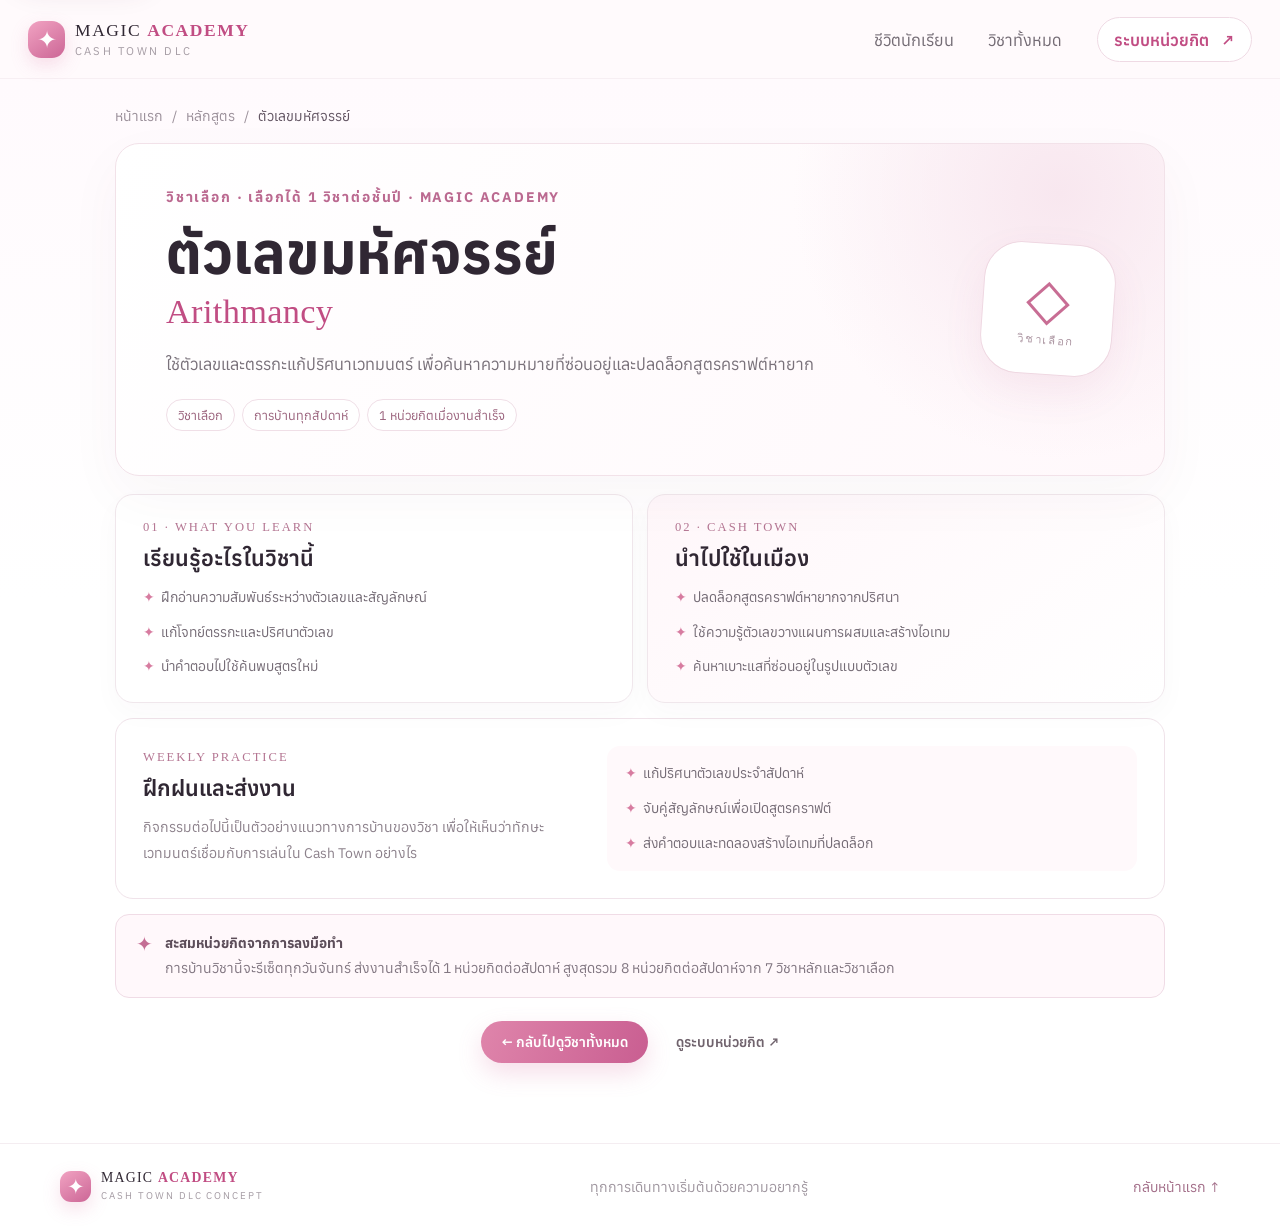
<file: subjects/arithmancy.html>
<!doctype html>
<html lang="th">
  <head>
    <meta charset="utf-8">
    <meta name="viewport" content="width=device-width, initial-scale=1">
    <meta name="theme-color" content="#fff7fa">
    <meta name="description" content="ใช้ตัวเลขและตรรกะแก้ปริศนาเวทมนตร์ เพื่อค้นหาความหมายที่ซ่อนอยู่และปลดล็อกสูตรคราฟต์หายาก">
    <title>ตัวเลขมหัศจรรย์ &#183; Arithmancy — Magic Academy</title>
    <link rel="preconnect" href="https://fonts.googleapis.com">
    <link rel="preconnect" href="https://fonts.gstatic.com" crossorigin>
    <link href="https://fonts.googleapis.com/css2?family=Anuphan:wght@400;500;600;700&display=swap" rel="stylesheet">
    <link rel="stylesheet" href="../styles.css?v=7">
    <script src="../script.js" defer></script>
  </head>
  <body>
    <a class="skip-link" href="#main">ข้ามไปยังเนื้อหา</a>
    <header class="site-header">
      <div class="nav-wrap">
        <a class="brand" href="../index.html#top" aria-label="Magic Academy หน้าแรก"><span class="brand-mark" aria-hidden="true">✦</span><span class="brand-name">MAGIC <b>ACADEMY</b><small>CASH TOWN DLC</small></span></a>
        <button class="menu-toggle" type="button" aria-expanded="false" aria-controls="site-nav" aria-label="เปิดเมนู">☰</button>
        <nav id="site-nav" class="site-nav" aria-label="เมนูหลัก">
          <a href="../index.html#journey">ชีวิตนักเรียน</a>
          <a href="../index.html#classes">วิชาทั้งหมด</a>
          <a class="nav-cta" href="../index.html#credits">ระบบหน่วยกิต <span aria-hidden="true">↗</span></a>
        </nav>
      </div>
    </header>
    <main id="main" class="subject-page">
      <div class="subject-page-shell">
        <nav class="subject-breadcrumb" aria-label="เส้นทางนำทาง"><a href="../index.html">หน้าแรก</a><span aria-hidden="true">/</span><a href="../index.html#classes">หลักสูตร</a><span aria-hidden="true">/</span><span aria-current="page">ตัวเลขมหัศจรรย์</span></nav>
        <section class="subject-hero">
          <div class="subject-hero-copy">
            <p class="eyebrow">วิชาเลือก · เลือกได้ 1 วิชาต่อชั้นปี · MAGIC ACADEMY</p>
            <h1>ตัวเลขมหัศจรรย์ <small>Arithmancy</small></h1>
            <p class="subject-lede">ใช้ตัวเลขและตรรกะแก้ปริศนาเวทมนตร์ เพื่อค้นหาความหมายที่ซ่อนอยู่และปลดล็อกสูตรคราฟต์หายาก</p>
            <div class="subject-tags"><span>วิชาเลือก</span><span>การบ้านทุกสัปดาห์</span><span>1 หน่วยกิตเมื่องานสำเร็จ</span></div>
          </div>
          <div class="subject-symbol" aria-hidden="true"><span>◇</span><small>วิชาเลือก</small></div>
        </section>
        <section class="subject-detail-grid" aria-label="รายละเอียดรายวิชา">
          <article class="subject-info-card">
            <p class="detail-kicker">01 · WHAT YOU LEARN</p>
            <h2>เรียนรู้อะไรในวิชานี้</h2>
            <ul class="subject-bullets"><li>ฝึกอ่านความสัมพันธ์ระหว่างตัวเลขและสัญลักษณ์</li>
<li>แก้โจทย์ตรรกะและปริศนาตัวเลข</li>
<li>นำคำตอบไปใช้ค้นพบสูตรใหม่</li></ul>
          </article>
          <article class="subject-info-card subject-info-tint">
            <p class="detail-kicker">02 · CASH TOWN</p>
            <h2>นำไปใช้ในเมือง</h2>
            <ul class="subject-bullets"><li>ปลดล็อกสูตรคราฟต์หายากจากปริศนา</li>
<li>ใช้ความรู้ตัวเลขวางแผนการผสมและสร้างไอเทม</li>
<li>ค้นหาเบาะแสที่ซ่อนอยู่ในรูปแบบตัวเลข</li></ul>
          </article>
        </section>
        
        <section class="subject-assignment">
          <div><p class="detail-kicker">WEEKLY PRACTICE</p><h2>ฝึกฝนและส่งงาน</h2><p>กิจกรรมต่อไปนี้เป็นตัวอย่างแนวทางการบ้านของวิชา เพื่อให้เห็นว่าทักษะเวทมนตร์เชื่อมกับการเล่นใน Cash Town อย่างไร</p></div>
          <ul class="subject-bullets"><li>แก้ปริศนาตัวเลขประจำสัปดาห์</li>
<li>จับคู่สัญลักษณ์เพื่อเปิดสูตรคราฟต์</li>
<li>ส่งคำตอบและทดลองสร้างไอเทมที่ปลดล็อก</li></ul>
        </section>
        <aside class="subject-credit-note"><span aria-hidden="true">✦</span><p><b>สะสมหน่วยกิตจากการลงมือทำ</b><br>การบ้านวิชานี้จะรีเซ็ตทุกวันจันทร์ ส่งงานสำเร็จได้ 1 หน่วยกิตต่อสัปดาห์ สูงสุดรวม 8 หน่วยกิตต่อสัปดาห์จาก 7 วิชาหลักและวิชาเลือก</p></aside>
        <div class="subject-page-actions"><a class="button button-primary" href="../index.html#classes">← กลับไปดูวิชาทั้งหมด</a><a class="button button-quiet" href="../index.html#credits">ดูระบบหน่วยกิต ↗</a></div>
      </div>
    </main>
    <footer class="site-footer"><div class="section-shell footer-inner"><a class="brand footer-brand" href="../index.html#top"><span class="brand-mark" aria-hidden="true">✦</span><span class="brand-name">MAGIC <b>ACADEMY</b><small>CASH TOWN DLC CONCEPT</small></span></a><p>ทุกการเดินทางเริ่มต้นด้วยความอยากรู้</p><a class="back-top" href="../index.html#top">กลับหน้าแรก ↑</a></div></footer>
  </body>
</html>
</file>
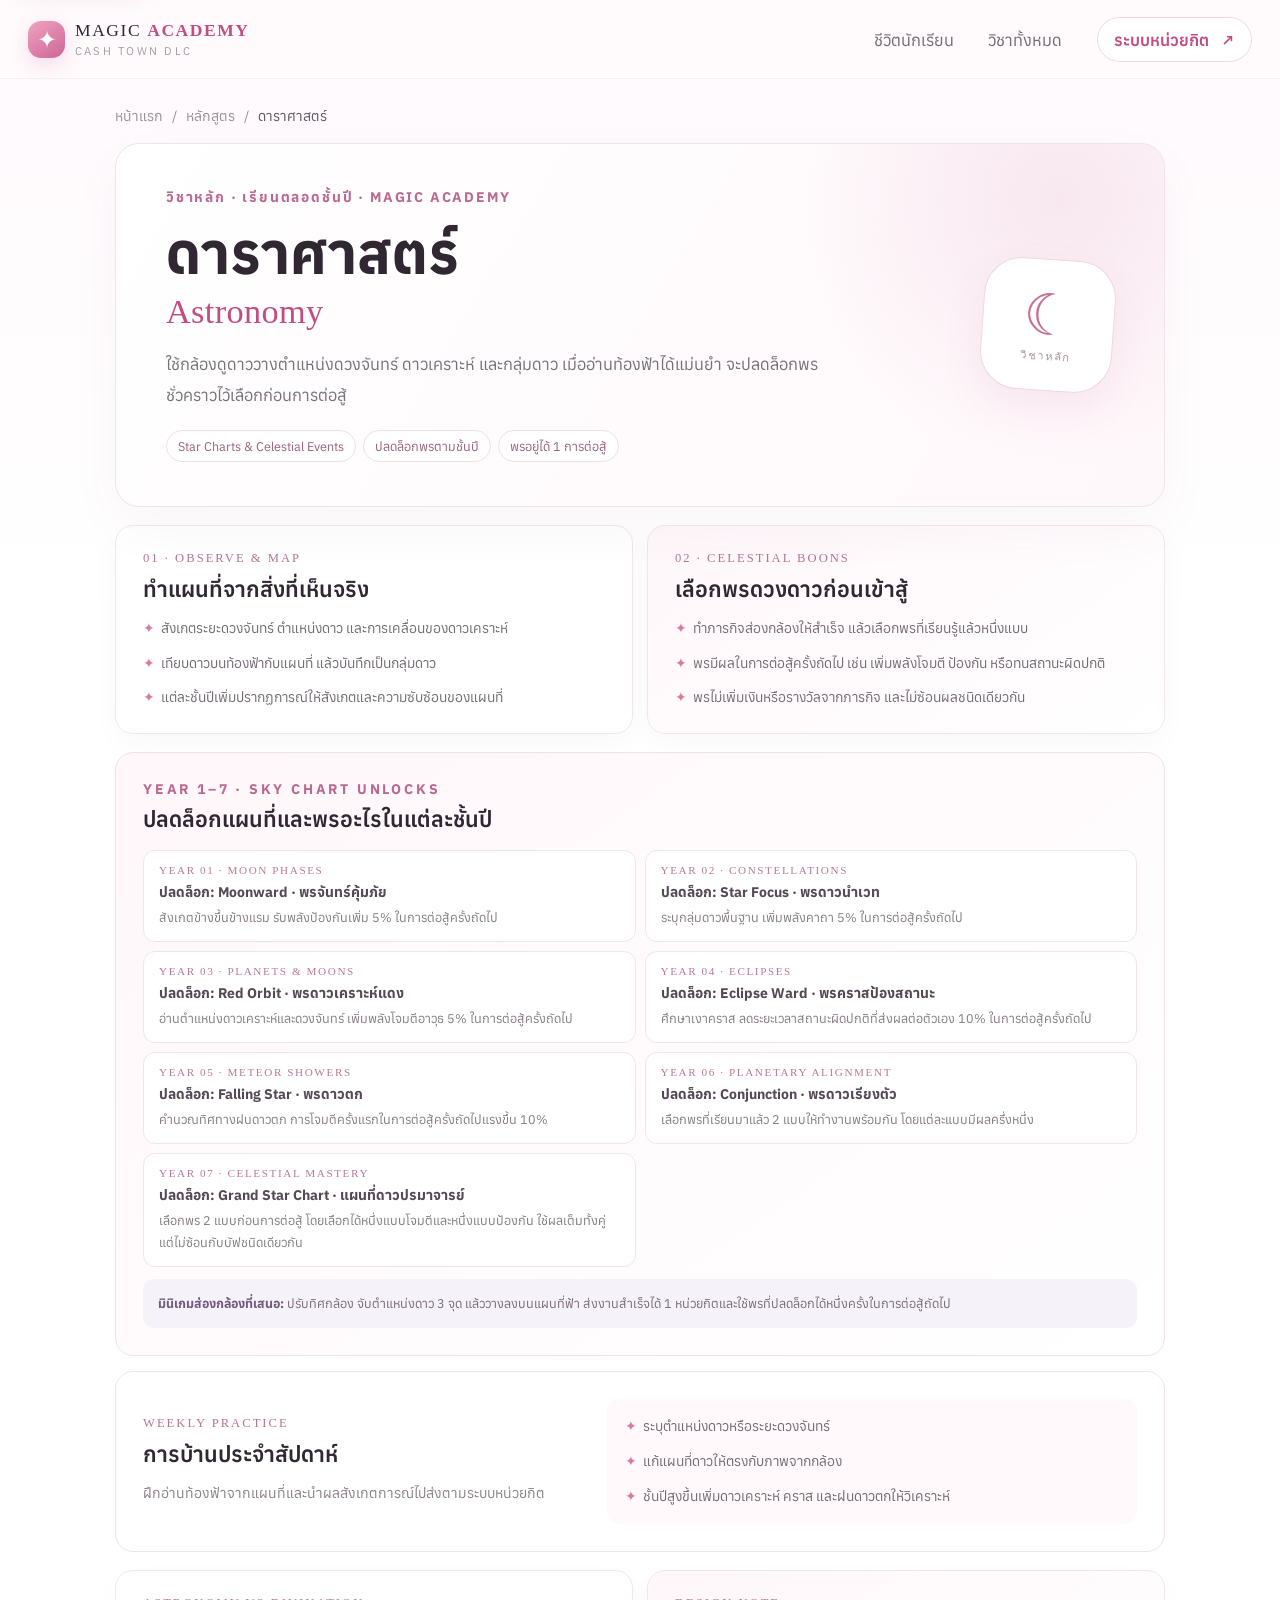
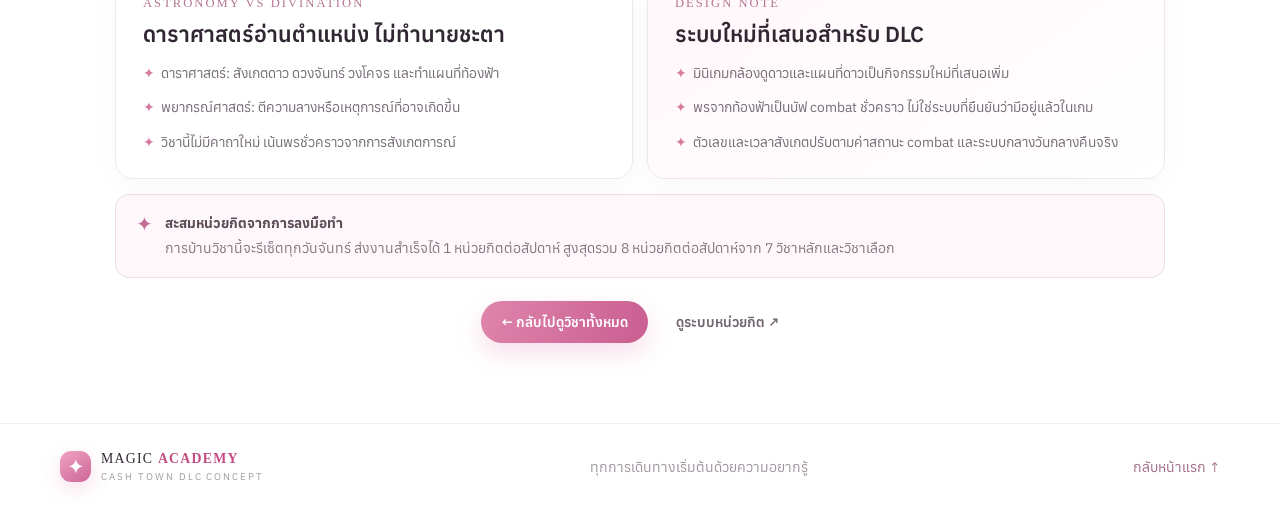
<file: subjects/astronomy.html>
<!doctype html>
<html lang="th">
  <head>
    <meta charset="utf-8">
    <meta name="viewport" content="width=device-width, initial-scale=1">
    <meta name="theme-color" content="#fff7fa">
    <meta name="description" content="สังเกตดาวและทำแผนที่ท้องฟ้า ปลดล็อกพรจากดวงดาวเพื่อเตรียมตัวก่อน combat">
    <title>ดาราศาสตร์ &#183; Astronomy — Magic Academy</title>
    <link rel="preconnect" href="https://fonts.googleapis.com">
    <link rel="preconnect" href="https://fonts.gstatic.com" crossorigin>
    <link href="https://fonts.googleapis.com/css2?family=Anuphan:wght@400;500;600;700&display=swap" rel="stylesheet">
    <link rel="stylesheet" href="../styles.css?v=7">
    <script src="../script.js" defer></script>
  </head>
  <body>
    <a class="skip-link" href="#main">ข้ามไปยังเนื้อหา</a>
    <header class="site-header">
      <div class="nav-wrap">
        <a class="brand" href="../index.html#top" aria-label="Magic Academy หน้าแรก"><span class="brand-mark" aria-hidden="true">✦</span><span class="brand-name">MAGIC <b>ACADEMY</b><small>CASH TOWN DLC</small></span></a>
        <button class="menu-toggle" type="button" aria-expanded="false" aria-controls="site-nav" aria-label="เปิดเมนู">☰</button>
        <nav id="site-nav" class="site-nav" aria-label="เมนูหลัก">
          <a href="../index.html#journey">ชีวิตนักเรียน</a>
          <a href="../index.html#classes">วิชาทั้งหมด</a>
          <a class="nav-cta" href="../index.html#credits">ระบบหน่วยกิต <span aria-hidden="true">↗</span></a>
        </nav>
      </div>
    </header>
    <main id="main" class="subject-page">
      <div class="subject-page-shell">
        <nav class="subject-breadcrumb" aria-label="เส้นทางนำทาง"><a href="../index.html">หน้าแรก</a><span aria-hidden="true">/</span><a href="../index.html#classes">หลักสูตร</a><span aria-hidden="true">/</span><span aria-current="page">ดาราศาสตร์</span></nav>
        <section class="subject-hero">
          <div class="subject-hero-copy">
            <p class="eyebrow">วิชาหลัก · เรียนตลอดชั้นปี · MAGIC ACADEMY</p>
            <h1>ดาราศาสตร์ <small>Astronomy</small></h1>
            <p class="subject-lede">ใช้กล้องดูดาววางตำแหน่งดวงจันทร์ ดาวเคราะห์ และกลุ่มดาว เมื่ออ่านท้องฟ้าได้แม่นยำ จะปลดล็อกพรชั่วคราวไว้เลือกก่อนการต่อสู้</p>
            <div class="subject-tags"><span>Star Charts &amp; Celestial Events</span><span>ปลดล็อกพรตามชั้นปี</span><span>พรอยู่ได้ 1 การต่อสู้</span></div>
          </div>
          <div class="subject-symbol" aria-hidden="true"><span>☾</span><small>วิชาหลัก</small></div>
        </section>
        <section class="subject-detail-grid" aria-label="รายละเอียดรายวิชา">
          <article class="subject-info-card">
            <p class="detail-kicker">01 · OBSERVE &amp; MAP</p>
            <h2>ทำแผนที่จากสิ่งที่เห็นจริง</h2>
            <ul class="subject-bullets"><li>สังเกตระยะดวงจันทร์ ตำแหน่งดาว และการเคลื่อนของดาวเคราะห์</li>
<li>เทียบดาวบนท้องฟ้ากับแผนที่ แล้วบันทึกเป็นกลุ่มดาว</li>
<li>แต่ละชั้นปีเพิ่มปรากฏการณ์ให้สังเกตและความซับซ้อนของแผนที่</li></ul>
          </article>
          <article class="subject-info-card subject-info-tint">
            <p class="detail-kicker">02 · CELESTIAL BOONS</p>
            <h2>เลือกพรดวงดาวก่อนเข้าสู้</h2>
            <ul class="subject-bullets"><li>ทำภารกิจส่องกล้องให้สำเร็จ แล้วเลือกพรที่เรียนรู้แล้วหนึ่งแบบ</li>
<li>พรมีผลในการต่อสู้ครั้งถัดไป เช่น เพิ่มพลังโจมตี ป้องกัน หรือทนสถานะผิดปกติ</li>
<li>พรไม่เพิ่มเงินหรือรางวัลจากภารกิจ และไม่ซ้อนผลชนิดเดียวกัน</li></ul>
          </article>
        </section>
        <section class="subject-progression">
          <p class="eyebrow">YEAR 1–7 · SKY CHART UNLOCKS</p>
          <h2>ปลดล็อกแผนที่และพรอะไรในแต่ละชั้นปี</h2>
          <ul class="progression-grid">
            <li><span>YEAR 01 · MOON PHASES</span><b>ปลดล็อก: Moonward · พรจันทร์คุ้มภัย</b><p>สังเกตข้างขึ้นข้างแรม รับพลังป้องกันเพิ่ม 5% ในการต่อสู้ครั้งถัดไป</p></li>
            <li><span>YEAR 02 · CONSTELLATIONS</span><b>ปลดล็อก: Star Focus · พรดาวนำเวท</b><p>ระบุกลุ่มดาวพื้นฐาน เพิ่มพลังคาถา 5% ในการต่อสู้ครั้งถัดไป</p></li>
            <li><span>YEAR 03 · PLANETS &amp; MOONS</span><b>ปลดล็อก: Red Orbit · พรดาวเคราะห์แดง</b><p>อ่านตำแหน่งดาวเคราะห์และดวงจันทร์ เพิ่มพลังโจมตีอาวุธ 5% ในการต่อสู้ครั้งถัดไป</p></li>
            <li><span>YEAR 04 · ECLIPSES</span><b>ปลดล็อก: Eclipse Ward · พรคราสป้องสถานะ</b><p>ศึกษาเงาคราส ลดระยะเวลาสถานะผิดปกติที่ส่งผลต่อตัวเอง 10% ในการต่อสู้ครั้งถัดไป</p></li>
            <li><span>YEAR 05 · METEOR SHOWERS</span><b>ปลดล็อก: Falling Star · พรดาวตก</b><p>คำนวณทิศทางฝนดาวตก การโจมตีครั้งแรกในการต่อสู้ครั้งถัดไปแรงขึ้น 10%</p></li>
            <li><span>YEAR 06 · PLANETARY ALIGNMENT</span><b>ปลดล็อก: Conjunction · พรดาวเรียงตัว</b><p>เลือกพรที่เรียนมาแล้ว 2 แบบให้ทำงานพร้อมกัน โดยแต่ละแบบมีผลครึ่งหนึ่ง</p></li>
            <li><span>YEAR 07 · CELESTIAL MASTERY</span><b>ปลดล็อก: Grand Star Chart · แผนที่ดาวปรมาจารย์</b><p>เลือกพร 2 แบบก่อนการต่อสู้ โดยเลือกได้หนึ่งแบบโจมตีและหนึ่งแบบป้องกัน ใช้ผลเต็มทั้งคู่แต่ไม่ซ้อนกับบัฟชนิดเดียวกัน</p></li>
          </ul>
          <div class="subject-minigame"><b>มินิเกมส่องกล้องที่เสนอ:</b> ปรับทิศกล้อง จับตำแหน่งดาว 3 จุด แล้ววางลงบนแผนที่ฟ้า ส่งงานสำเร็จได้ 1 หน่วยกิตและใช้พรที่ปลดล็อกได้หนึ่งครั้งในการต่อสู้ถัดไป</div>
        </section>
        <section class="subject-assignment">
          <div><p class="detail-kicker">WEEKLY PRACTICE</p><h2>การบ้านประจำสัปดาห์</h2><p>ฝึกอ่านท้องฟ้าจากแผนที่และนำผลสังเกตการณ์ไปส่งตามระบบหน่วยกิต</p></div>
          <ul class="subject-bullets"><li>ระบุตำแหน่งดาวหรือระยะดวงจันทร์</li>
<li>แก้แผนที่ดาวให้ตรงกับภาพจากกล้อง</li>
<li>ชั้นปีสูงขึ้นเพิ่มดาวเคราะห์ คราส และฝนดาวตกให้วิเคราะห์</li></ul>
        </section>
        <section class="subject-detail-grid" aria-label="ขอบเขตและการแยกวิชา">
          <article class="subject-info-card"><p class="detail-kicker">ASTRONOMY VS DIVINATION</p><h2>ดาราศาสตร์อ่านตำแหน่ง ไม่ทำนายชะตา</h2><ul class="subject-bullets"><li>ดาราศาสตร์: สังเกตดาว ดวงจันทร์ วงโคจร และทำแผนที่ท้องฟ้า</li><li>พยากรณ์ศาสตร์: ตีความลางหรือเหตุการณ์ที่อาจเกิดขึ้น</li><li>วิชานี้ไม่มีคาถาใหม่ เน้นพรชั่วคราวจากการสังเกตการณ์</li></ul></article>
          <article class="subject-info-card subject-info-tint"><p class="detail-kicker">DESIGN NOTE</p><h2>ระบบใหม่ที่เสนอสำหรับ DLC</h2><ul class="subject-bullets"><li>มินิเกมกล้องดูดาวและแผนที่ดาวเป็นกิจกรรมใหม่ที่เสนอเพิ่ม</li><li>พรจากท้องฟ้าเป็นบัฟ combat ชั่วคราว ไม่ใช่ระบบที่ยืนยันว่ามีอยู่แล้วในเกม</li><li>ตัวเลขและเวลาสังเกตปรับตามค่าสถานะ combat และระบบกลางวันกลางคืนจริง</li></ul></article>
        </section>
        <aside class="subject-credit-note"><span aria-hidden="true">✦</span><p><b>สะสมหน่วยกิตจากการลงมือทำ</b><br>การบ้านวิชานี้จะรีเซ็ตทุกวันจันทร์ ส่งงานสำเร็จได้ 1 หน่วยกิตต่อสัปดาห์ สูงสุดรวม 8 หน่วยกิตต่อสัปดาห์จาก 7 วิชาหลักและวิชาเลือก</p></aside>
        <div class="subject-page-actions"><a class="button button-primary" href="../index.html#classes">← กลับไปดูวิชาทั้งหมด</a><a class="button button-quiet" href="../index.html#credits">ดูระบบหน่วยกิต ↗</a></div>
      </div>
    </main>
    <footer class="site-footer"><div class="section-shell footer-inner"><a class="brand footer-brand" href="../index.html#top"><span class="brand-mark" aria-hidden="true">✦</span><span class="brand-name">MAGIC <b>ACADEMY</b><small>CASH TOWN DLC CONCEPT</small></span></a><p>ทุกการเดินทางเริ่มต้นด้วยความอยากรู้</p><a class="back-top" href="../index.html#top">กลับหน้าแรก ↑</a></div></footer>
  </body>
</html>
</file>
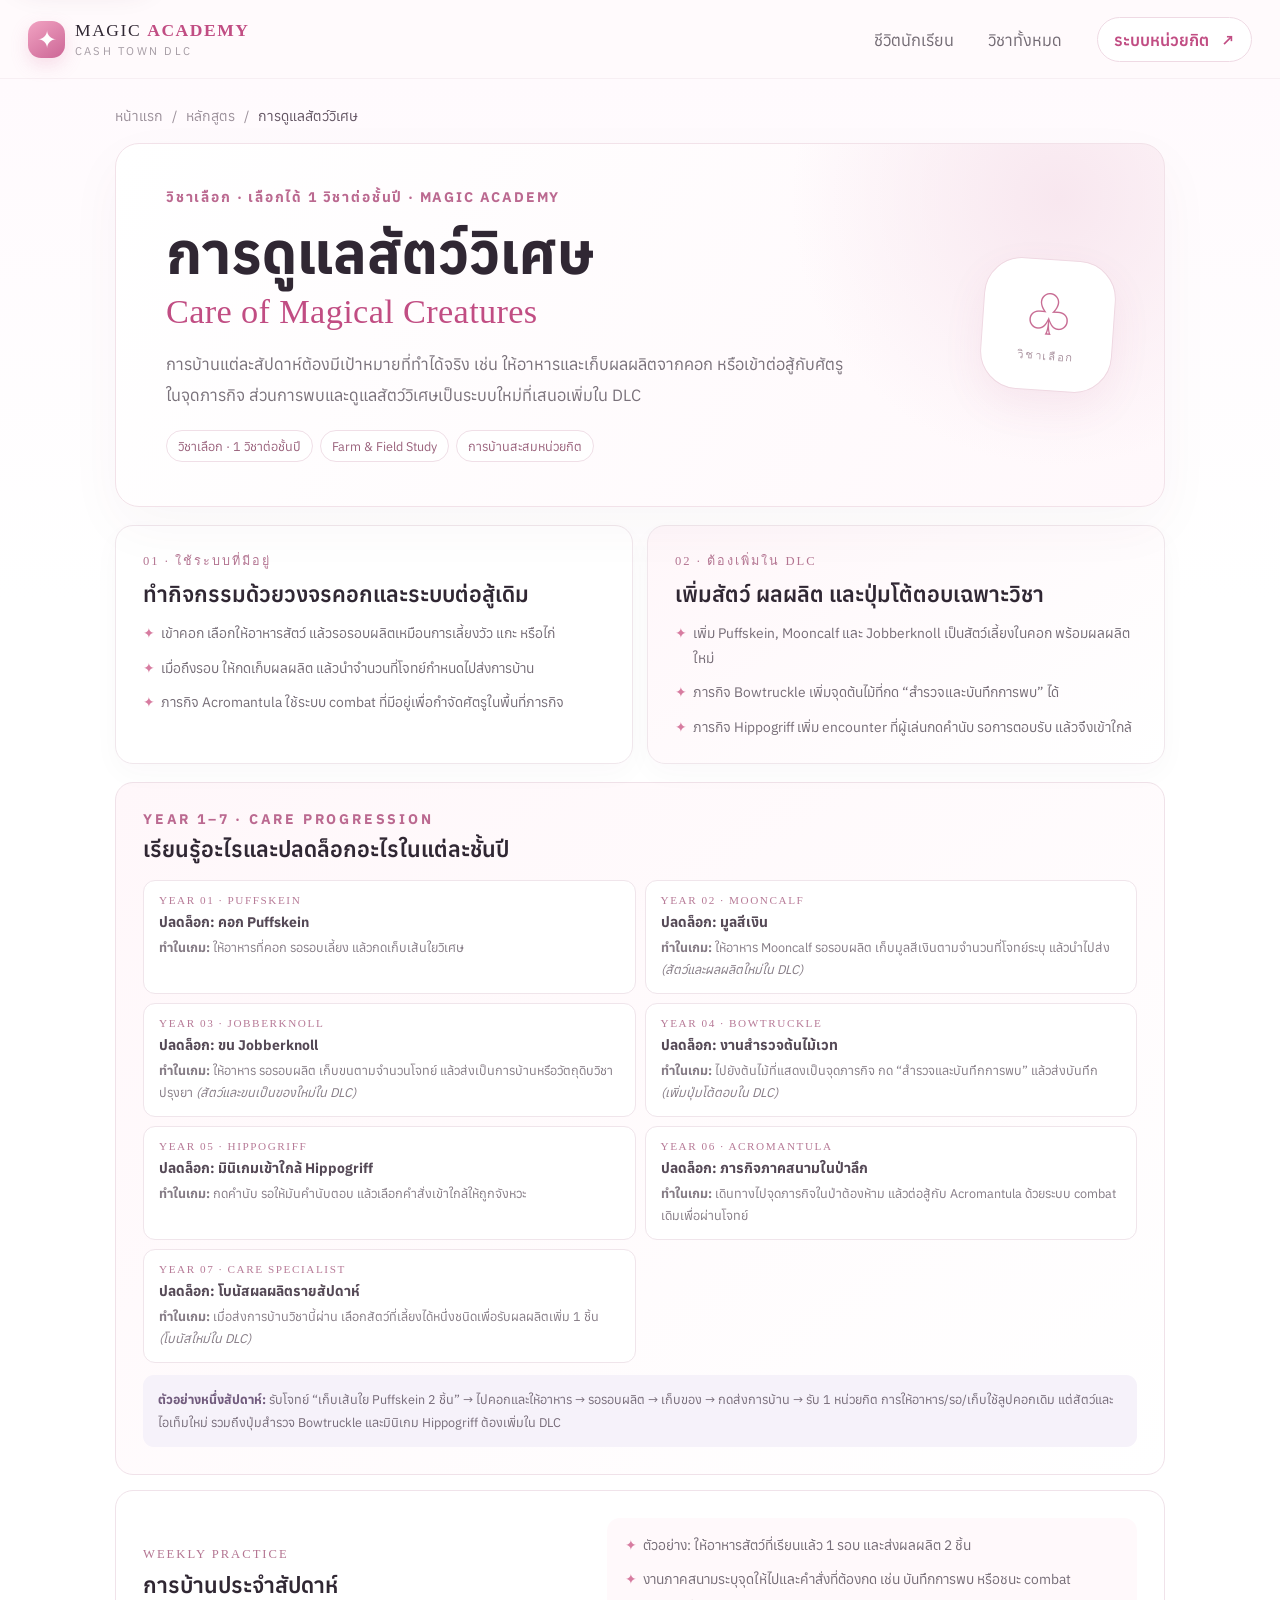
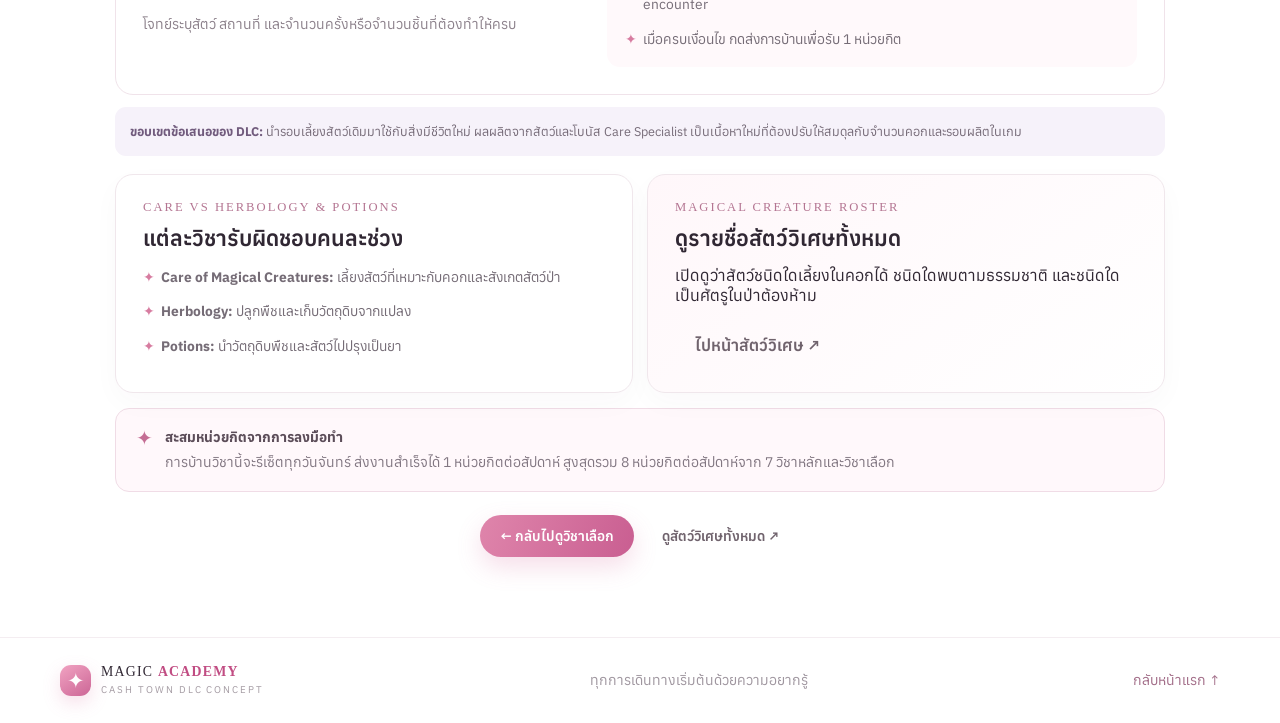
<file: subjects/care-of-magical-creatures.html>
<!doctype html>
<html lang="th">
  <head>
    <meta charset="utf-8">
    <meta name="viewport" content="width=device-width, initial-scale=1">
    <meta name="theme-color" content="#fff7fa">
    <meta name="description" content="วิชาเลือกการดูแลสัตว์วิเศษ ใช้ระบบเลี้ยงสัตว์เดิมกับสิ่งมีชีวิตที่เหมาะกับคอก พร้อมเรียนรู้สัตว์ป่าและ combat encounter">
    <title>การดูแลสัตว์วิเศษ &#183; Care of Magical Creatures — Magic Academy</title>
    <link rel="preconnect" href="https://fonts.googleapis.com">
    <link rel="preconnect" href="https://fonts.gstatic.com" crossorigin>
    <link href="https://fonts.googleapis.com/css2?family=Anuphan:wght@400;500;600;700&display=swap" rel="stylesheet">
    <link rel="stylesheet" href="../styles.css?v=7">
    <script src="../script.js" defer></script>
  </head>
  <body>
    <a class="skip-link" href="#main">ข้ามไปยังเนื้อหา</a>
    <header class="site-header">
      <div class="nav-wrap">
        <a class="brand" href="../index.html#top" aria-label="Magic Academy หน้าแรก"><span class="brand-mark" aria-hidden="true">✦</span><span class="brand-name">MAGIC <b>ACADEMY</b><small>CASH TOWN DLC</small></span></a>
        <button class="menu-toggle" type="button" aria-expanded="false" aria-controls="site-nav" aria-label="เปิดเมนู">☰</button>
        <nav id="site-nav" class="site-nav" aria-label="เมนูหลัก">
          <a href="../index.html#journey">ชีวิตนักเรียน</a>
          <a href="../index.html#classes">วิชาทั้งหมด</a>
          <a class="nav-cta" href="../index.html#credits">ระบบหน่วยกิต <span aria-hidden="true">↗</span></a>
        </nav>
      </div>
    </header>
    <main id="main" class="subject-page">
      <div class="subject-page-shell">
        <nav class="subject-breadcrumb" aria-label="เส้นทางนำทาง"><a href="../index.html">หน้าแรก</a><span aria-hidden="true">/</span><a href="../index.html#classes">หลักสูตร</a><span aria-hidden="true">/</span><span aria-current="page">การดูแลสัตว์วิเศษ</span></nav>
        <section class="subject-hero">
          <div class="subject-hero-copy">
            <p class="eyebrow">วิชาเลือก · เลือกได้ 1 วิชาต่อชั้นปี · MAGIC ACADEMY</p>
            <h1>การดูแลสัตว์วิเศษ <small>Care of Magical Creatures</small></h1>
            <p class="subject-lede">การบ้านแต่ละสัปดาห์ต้องมีเป้าหมายที่ทำได้จริง เช่น ให้อาหารและเก็บผลผลิตจากคอก หรือเข้าต่อสู้กับศัตรูในจุดภารกิจ ส่วนการพบและดูแลสัตว์วิเศษเป็นระบบใหม่ที่เสนอเพิ่มใน DLC</p>
            <div class="subject-tags"><span>วิชาเลือก · 1 วิชาต่อชั้นปี</span><span>Farm &amp; Field Study</span><span>การบ้านสะสมหน่วยกิต</span></div>
          </div>
          <div class="subject-symbol" aria-hidden="true"><span>♧</span><small>วิชาเลือก</small></div>
        </section>
        <section class="subject-detail-grid" aria-label="รายละเอียดรายวิชา">
          <article class="subject-info-card">
            <p class="detail-kicker">01 · ใช้ระบบที่มีอยู่</p>
            <h2>ทำกิจกรรมด้วยวงจรคอกและระบบต่อสู้เดิม</h2>
            <ul class="subject-bullets"><li>เข้าคอก เลือกให้อาหารสัตว์ แล้วรอรอบผลิตเหมือนการเลี้ยงวัว แกะ หรือไก่</li>
<li>เมื่อถึงรอบ ให้กดเก็บผลผลิต แล้วนำจำนวนที่โจทย์กำหนดไปส่งการบ้าน</li>
<li>ภารกิจ Acromantula ใช้ระบบ combat ที่มีอยู่เพื่อกำจัดศัตรูในพื้นที่ภารกิจ</li></ul>
          </article>
          <article class="subject-info-card subject-info-tint">
            <p class="detail-kicker">02 · ต้องเพิ่มใน DLC</p>
            <h2>เพิ่มสัตว์ ผลผลิต และปุ่มโต้ตอบเฉพาะวิชา</h2>
            <ul class="subject-bullets"><li>เพิ่ม Puffskein, Mooncalf และ Jobberknoll เป็นสัตว์เลี้ยงในคอก พร้อมผลผลิตใหม่</li>
<li>ภารกิจ Bowtruckle เพิ่มจุดต้นไม้ที่กด “สำรวจและบันทึกการพบ” ได้</li>
<li>ภารกิจ Hippogriff เพิ่ม encounter ที่ผู้เล่นกดคำนับ รอการตอบรับ แล้วจึงเข้าใกล้</li></ul>
          </article>
        </section>
        <section class="subject-progression">
          <p class="eyebrow">YEAR 1–7 · CARE PROGRESSION</p>
          <h2>เรียนรู้อะไรและปลดล็อกอะไรในแต่ละชั้นปี</h2>
          <ul class="progression-grid">
            <li><span>YEAR 01 · PUFFSKEIN</span><b>ปลดล็อก: คอก Puffskein</b><p><b>ทำในเกม:</b> ให้อาหารที่คอก รอรอบเลี้ยง แล้วกดเก็บเส้นใยวิเศษ</p></li>
            <li><span>YEAR 02 · MOONCALF</span><b>ปลดล็อก: มูลสีเงิน</b><p><b>ทำในเกม:</b> ให้อาหาร Mooncalf รอรอบผลิต เก็บมูลสีเงินตามจำนวนที่โจทย์ระบุ แล้วนำไปส่ง <i>(สัตว์และผลผลิตใหม่ใน DLC)</i></p></li>
            <li><span>YEAR 03 · JOBBERKNOLL</span><b>ปลดล็อก: ขน Jobberknoll</b><p><b>ทำในเกม:</b> ให้อาหาร รอรอบผลิต เก็บขนตามจำนวนโจทย์ แล้วส่งเป็นการบ้านหรือวัตถุดิบวิชาปรุงยา <i>(สัตว์และขนเป็นของใหม่ใน DLC)</i></p></li>
            <li><span>YEAR 04 · BOWTRUCKLE</span><b>ปลดล็อก: งานสำรวจต้นไม้เวท</b><p><b>ทำในเกม:</b> ไปยังต้นไม้ที่แสดงเป็นจุดภารกิจ กด “สำรวจและบันทึกการพบ” แล้วส่งบันทึก <i>(เพิ่มปุ่มโต้ตอบใน DLC)</i></p></li>
            <li><span>YEAR 05 · HIPPOGRIFF</span><b>ปลดล็อก: มินิเกมเข้าใกล้ Hippogriff</b><p><b>ทำในเกม:</b> กดคำนับ รอให้มันคำนับตอบ แล้วเลือกคำสั่งเข้าใกล้ให้ถูกจังหวะ</p></li>
            <li><span>YEAR 06 · ACROMANTULA</span><b>ปลดล็อก: ภารกิจภาคสนามในป่าลึก</b><p><b>ทำในเกม:</b> เดินทางไปจุดภารกิจในป่าต้องห้าม แล้วต่อสู้กับ Acromantula ด้วยระบบ combat เดิมเพื่อผ่านโจทย์</p></li>
            <li><span>YEAR 07 · CARE SPECIALIST</span><b>ปลดล็อก: โบนัสผลผลิตรายสัปดาห์</b><p><b>ทำในเกม:</b> เมื่อส่งการบ้านวิชานี้ผ่าน เลือกสัตว์ที่เลี้ยงได้หนึ่งชนิดเพื่อรับผลผลิตเพิ่ม 1 ชิ้น <i>(โบนัสใหม่ใน DLC)</i></p></li>
          </ul>
          <div class="subject-minigame"><b>ตัวอย่างหนึ่งสัปดาห์:</b> รับโจทย์ “เก็บเส้นใย Puffskein 2 ชิ้น” → ไปคอกและให้อาหาร → รอรอบผลิต → เก็บของ → กดส่งการบ้าน → รับ 1 หน่วยกิต การให้อาหาร/รอ/เก็บใช้ลูปคอกเดิม แต่สัตว์และไอเท็มใหม่ รวมถึงปุ่มสำรวจ Bowtruckle และมินิเกม Hippogriff ต้องเพิ่มใน DLC</div>
        </section>
        <section class="subject-assignment">
          <div><p class="detail-kicker">WEEKLY PRACTICE</p><h2>การบ้านประจำสัปดาห์</h2><p>โจทย์ระบุสัตว์ สถานที่ และจำนวนครั้งหรือจำนวนชิ้นที่ต้องทำให้ครบ</p></div>
          <ul class="subject-bullets"><li>ตัวอย่าง: ให้อาหารสัตว์ที่เรียนแล้ว 1 รอบ และส่งผลผลิต 2 ชิ้น</li>
<li>งานภาคสนามระบุจุดให้ไปและคำสั่งที่ต้องกด เช่น บันทึกการพบ หรือชนะ combat encounter</li>
<li>เมื่อครบเงื่อนไข กดส่งการบ้านเพื่อรับ 1 หน่วยกิต</li></ul>
        </section>
        <div class="subject-minigame"><b>ขอบเขตข้อเสนอของ DLC:</b> นำรอบเลี้ยงสัตว์เดิมมาใช้กับสิ่งมีชีวิตใหม่ ผลผลิตจากสัตว์และโบนัส Care Specialist เป็นเนื้อหาใหม่ที่ต้องปรับให้สมดุลกับจำนวนคอกและรอบผลิตในเกม</div>
        <section class="subject-detail-grid" aria-label="ขอบเขตและการแยกวิชา">
          <article class="subject-info-card"><p class="detail-kicker">CARE VS HERBOLOGY &amp; POTIONS</p><h2>แต่ละวิชารับผิดชอบคนละช่วง</h2><ul class="subject-bullets"><li><b>Care of Magical Creatures:</b> เลี้ยงสัตว์ที่เหมาะกับคอกและสังเกตสัตว์ป่า</li><li><b>Herbology:</b> ปลูกพืชและเก็บวัตถุดิบจากแปลง</li><li><b>Potions:</b> นำวัตถุดิบพืชและสัตว์ไปปรุงเป็นยา</li></ul></article>
          <article class="subject-info-card subject-info-tint"><p class="detail-kicker">MAGICAL CREATURE ROSTER</p><h2>ดูรายชื่อสัตว์วิเศษทั้งหมด</h2><p>เปิดดูว่าสัตว์ชนิดใดเลี้ยงในคอกได้ ชนิดใดพบตามธรรมชาติ และชนิดใดเป็นศัตรูในป่าต้องห้าม</p><a class="button button-quiet" href="../creatures.html">ไปหน้าสัตว์วิเศษ ↗</a></article>
        </section>
        <aside class="subject-credit-note"><span aria-hidden="true">✦</span><p><b>สะสมหน่วยกิตจากการลงมือทำ</b><br>การบ้านวิชานี้จะรีเซ็ตทุกวันจันทร์ ส่งงานสำเร็จได้ 1 หน่วยกิตต่อสัปดาห์ สูงสุดรวม 8 หน่วยกิตต่อสัปดาห์จาก 7 วิชาหลักและวิชาเลือก</p></aside>
        <div class="subject-page-actions"><a class="button button-primary" href="../index.html#electives">← กลับไปดูวิชาเลือก</a><a class="button button-quiet" href="../creatures.html">ดูสัตว์วิเศษทั้งหมด ↗</a></div>
      </div>
    </main>
    <footer class="site-footer"><div class="section-shell footer-inner"><a class="brand footer-brand" href="../index.html#top"><span class="brand-mark" aria-hidden="true">✦</span><span class="brand-name">MAGIC <b>ACADEMY</b><small>CASH TOWN DLC CONCEPT</small></span></a><p>ทุกการเดินทางเริ่มต้นด้วยความอยากรู้</p><a class="back-top" href="../index.html#top">กลับหน้าแรก ↑</a></div></footer>
  </body>
</html>
</file>
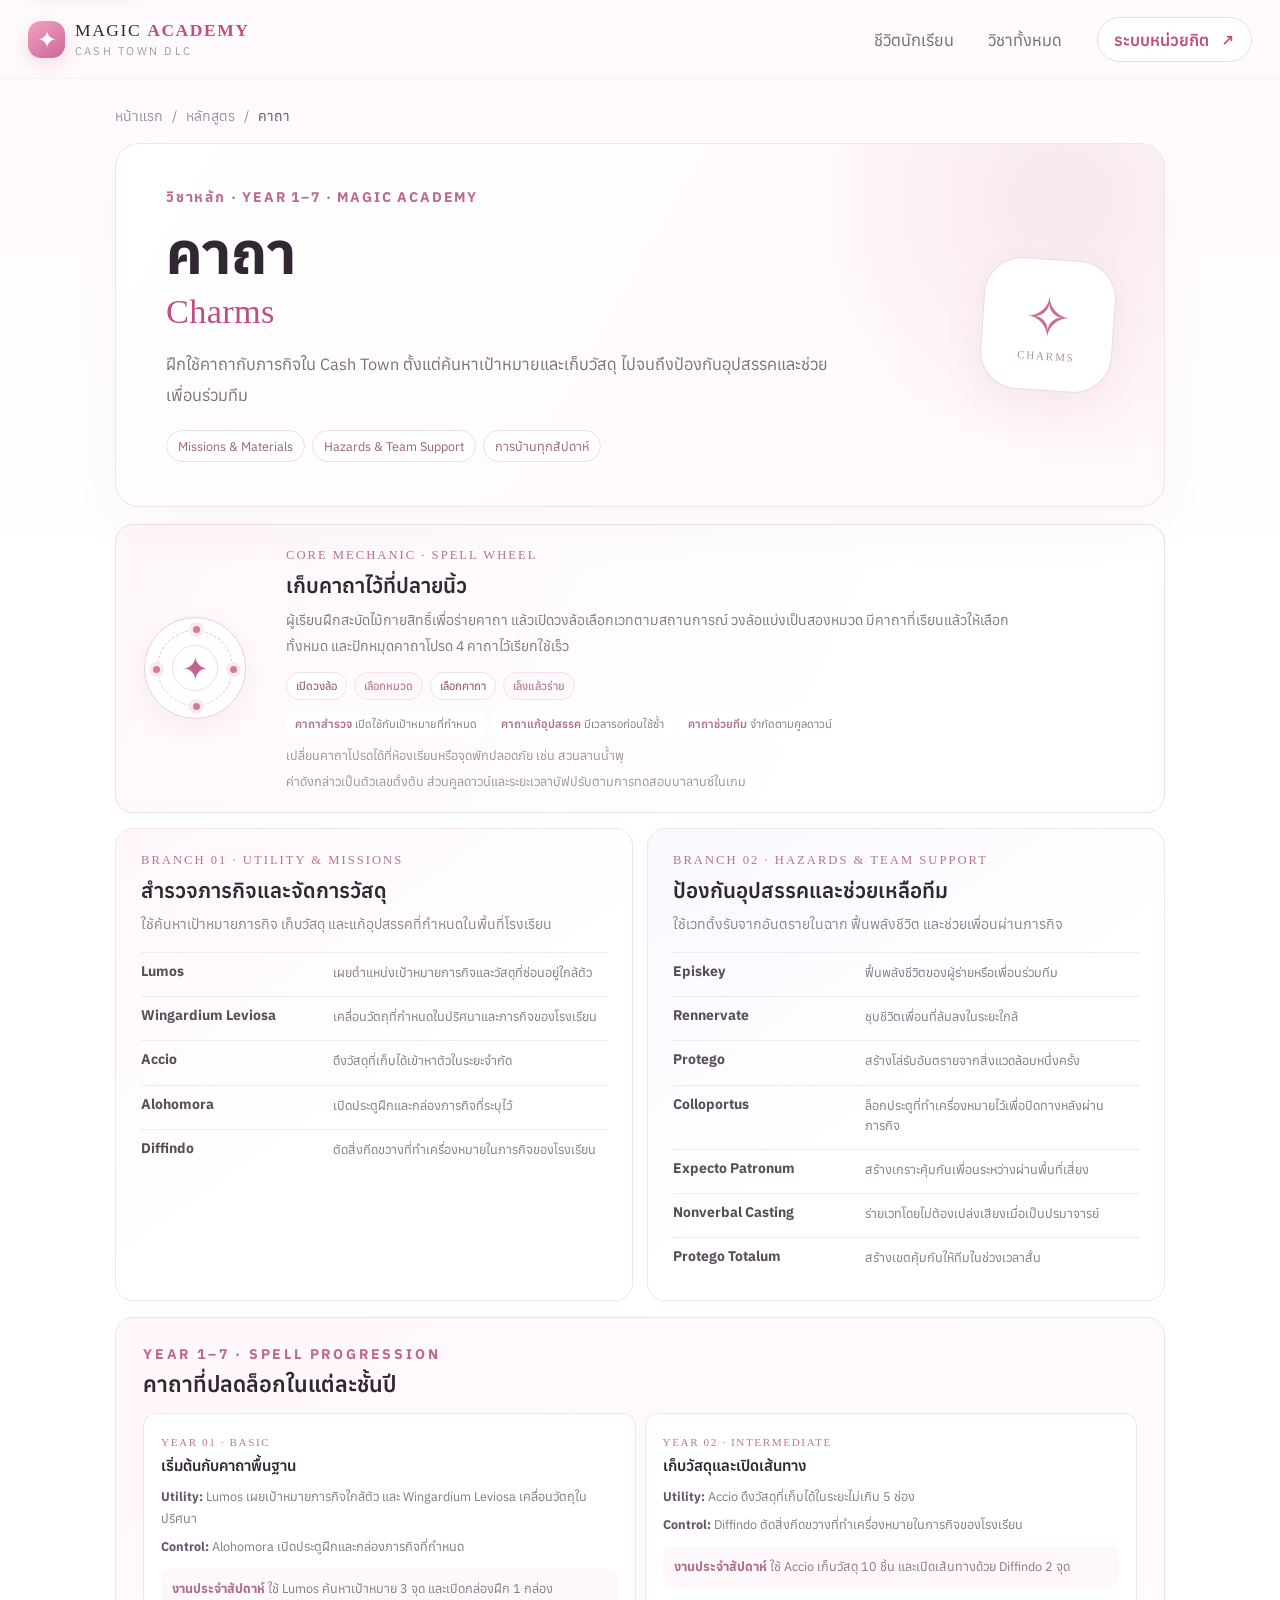
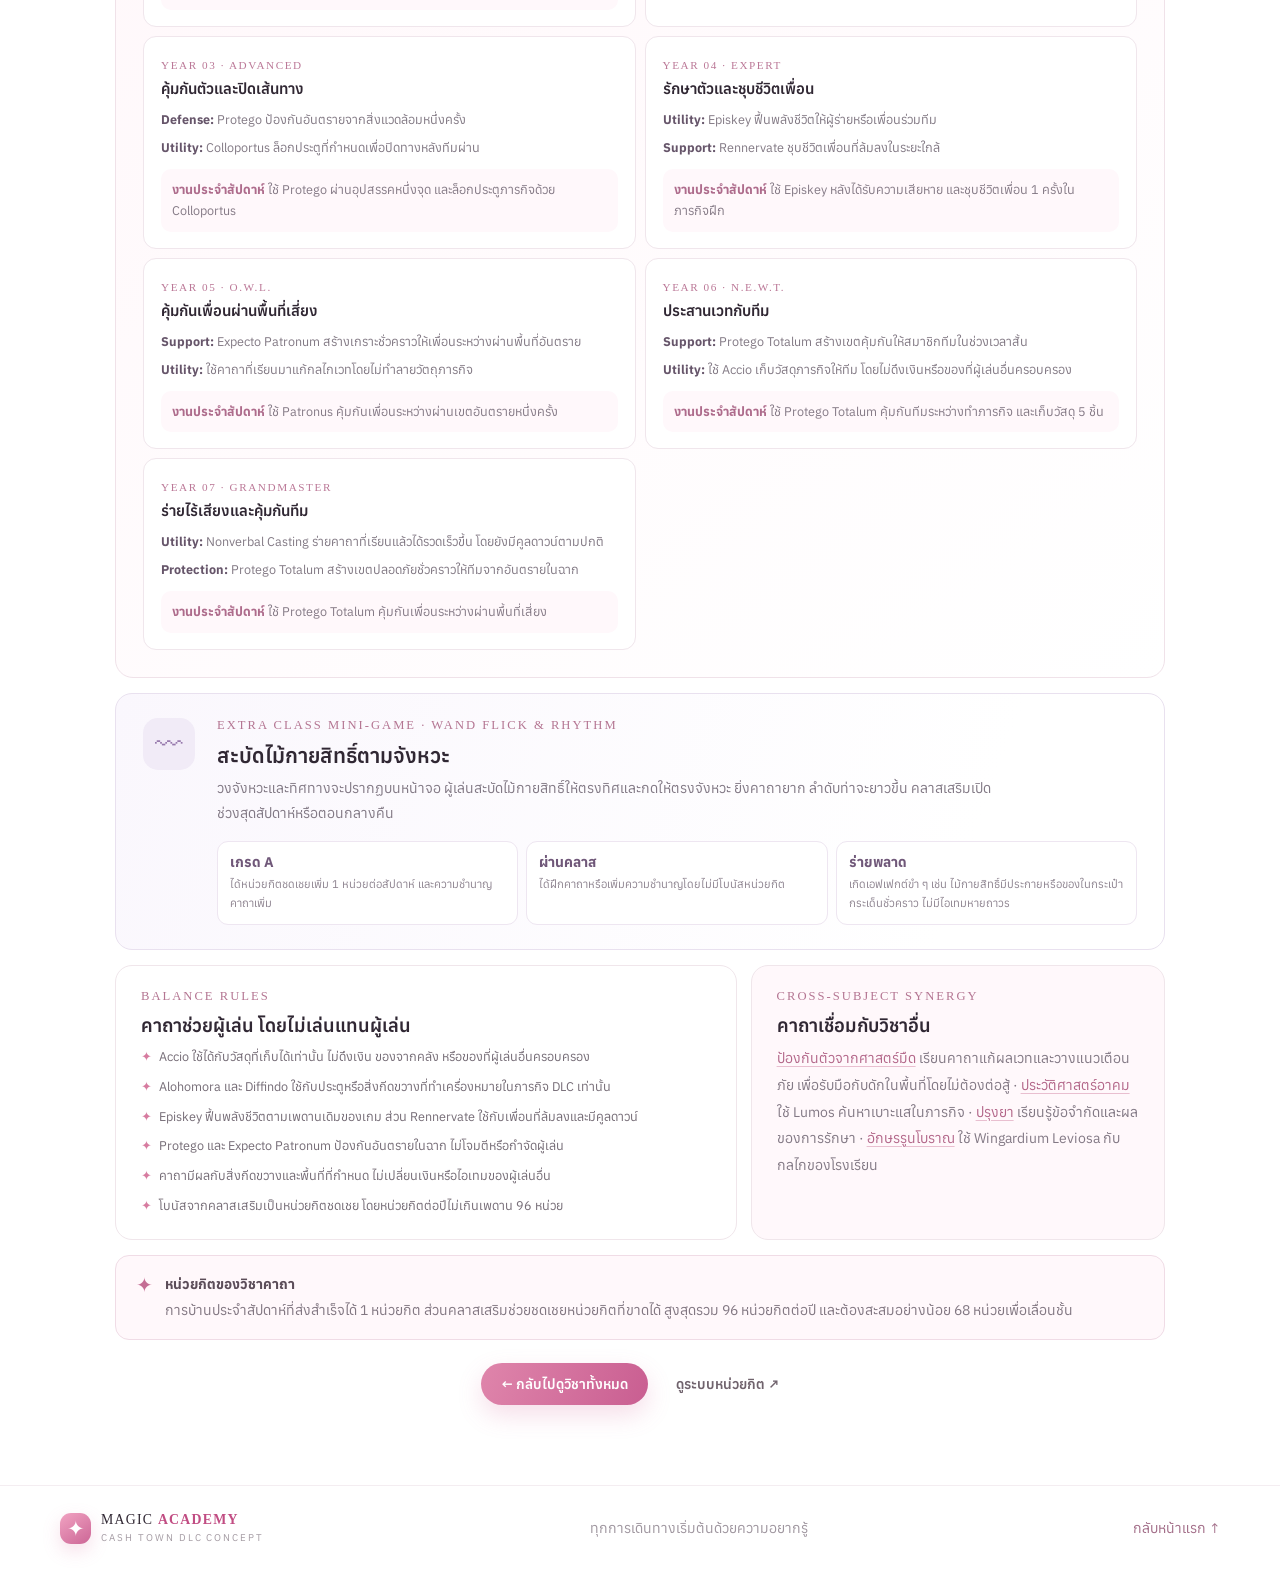
<file: subjects/charms.html>
<!doctype html>
<html lang="th">
  <head>
    <meta charset="utf-8">
    <meta name="viewport" content="width=device-width, initial-scale=1">
    <meta name="theme-color" content="#fff7fa">
    <meta name="description" content="หลักสูตรวิชาคาถา Charms ของ Cash Town Magic Academy ใช้คาถากับภารกิจ วัสดุ อุปสรรคในฉาก และการช่วยเหลือเพื่อนร่วมทีม">
    <title>คาถา · Charms — Magic Academy</title>
    <link rel="preconnect" href="https://fonts.googleapis.com">
    <link rel="preconnect" href="https://fonts.gstatic.com" crossorigin>
    <link href="https://fonts.googleapis.com/css2?family=Anuphan:wght@400;500;600;700&display=swap" rel="stylesheet">
    <link rel="stylesheet" href="../styles.css?v=7">
    <script src="../script.js" defer></script>
  </head>
  <body>
    <a class="skip-link" href="#main">ข้ามไปยังเนื้อหา</a>
    <header class="site-header">
      <div class="nav-wrap">
        <a class="brand" href="../index.html#top" aria-label="Magic Academy หน้าแรก"><span class="brand-mark" aria-hidden="true">✦</span><span class="brand-name">MAGIC <b>ACADEMY</b><small>CASH TOWN DLC</small></span></a>
        <button class="menu-toggle" type="button" aria-expanded="false" aria-controls="site-nav" aria-label="เปิดเมนู">☰</button>
        <nav id="site-nav" class="site-nav" aria-label="เมนูหลัก">
          <a href="../index.html#journey">ชีวิตนักเรียน</a>
          <a href="../index.html#classes">วิชาทั้งหมด</a>
          <a class="nav-cta" href="../index.html#credits">ระบบหน่วยกิต <span aria-hidden="true">↗</span></a>
        </nav>
      </div>
    </header>
    <main id="main" class="subject-page charms-page">
      <div class="subject-page-shell">
        <nav class="subject-breadcrumb" aria-label="เส้นทางนำทาง"><a href="../index.html">หน้าแรก</a><span aria-hidden="true">/</span><a href="../index.html#classes">หลักสูตร</a><span aria-hidden="true">/</span><span aria-current="page">คาถา</span></nav>
        <section class="subject-hero">
          <div class="subject-hero-copy">
            <p class="eyebrow">วิชาหลัก · YEAR 1–7 · MAGIC ACADEMY</p>
            <h1>คาถา <small>Charms</small></h1>
            <p class="subject-lede">ฝึกใช้คาถากับภารกิจใน Cash Town ตั้งแต่ค้นหาเป้าหมายและเก็บวัสดุ ไปจนถึงป้องกันอุปสรรคและช่วยเพื่อนร่วมทีม</p>
            <div class="subject-tags"><span>Missions &amp; Materials</span><span>Hazards &amp; Team Support</span><span>การบ้านทุกสัปดาห์</span></div>
          </div>
          <div class="subject-symbol" aria-hidden="true"><span>✧</span><small>CHARMS</small></div>
        </section>

        <section class="charms-wheel-panel">
          <div class="charms-wheel-mark" aria-hidden="true"><span>✦</span><i></i><i></i><i></i><i></i></div>
          <div>
            <p class="detail-kicker">CORE MECHANIC · SPELL WHEEL</p>
            <h2>เก็บคาถาไว้ที่ปลายนิ้ว</h2>
            <p>ผู้เรียนฝึกสะบัดไม้กายสิทธิ์เพื่อร่ายคาถา แล้วเปิดวงล้อเลือกเวทตามสถานการณ์ วงล้อแบ่งเป็นสองหมวด มีคาถาที่เรียนแล้วให้เลือกทั้งหมด และปักหมุดคาถาโปรด 4 คาถาไว้เรียกใช้เร็ว</p>
            <div class="charms-wheel-tags"><span>เปิดวงล้อ</span><b>เลือกหมวด</b><span>เลือกคาถา</span><b>เล็งแล้วร่าย</b></div>
            <div class="charms-cooldown-rules"><span><b>คาถาสำรวจ</b> เปิดใช้กับเป้าหมายที่กำหนด</span><span><b>คาถาแก้อุปสรรค</b> มีเวลารอก่อนใช้ซ้ำ</span><span><b>คาถาช่วยทีม</b> จำกัดตามคูลดาวน์</span></div>
            <small>เปลี่ยนคาถาโปรดได้ที่ห้องเรียนหรือจุดพักปลอดภัย เช่น สวนลานน้ำพุ</small>
            <small>ค่าดังกล่าวเป็นตัวเลขตั้งต้น ส่วนคูลดาวน์และระยะเวลาบัฟปรับตามการทดสอบบาลานซ์ในเกม</small>
          </div>
        </section>

        <section class="charms-branches" aria-label="สองสายคาถา">
          <article class="charms-branch-card utility-branch">
            <p class="detail-kicker">BRANCH 01 · UTILITY &amp; MISSIONS</p>
            <h2>สำรวจภารกิจและจัดการวัสดุ</h2>
            <p>ใช้ค้นหาเป้าหมายภารกิจ เก็บวัสดุ และแก้อุปสรรคที่กำหนดในพื้นที่โรงเรียน</p>
            <ul class="charms-spell-list">
              <li><b>Lumos</b><span>เผยตำแหน่งเป้าหมายภารกิจและวัสดุที่ซ่อนอยู่ใกล้ตัว</span></li>
              <li><b>Wingardium Leviosa</b><span>เคลื่อนวัตถุที่กำหนดในปริศนาและภารกิจของโรงเรียน</span></li>
              <li><b>Accio</b><span>ดึงวัสดุที่เก็บได้เข้าหาตัวในระยะจำกัด</span></li>
              <li><b>Alohomora</b><span>เปิดประตูฝึกและกล่องภารกิจที่ระบุไว้</span></li>
              <li><b>Diffindo</b><span>ตัดสิ่งกีดขวางที่ทำเครื่องหมายในภารกิจของโรงเรียน</span></li>
            </ul>
          </article>
          <article class="charms-branch-card support-branch">
            <p class="detail-kicker">BRANCH 02 · HAZARDS &amp; TEAM SUPPORT</p>
            <h2>ป้องกันอุปสรรคและช่วยเหลือทีม</h2>
            <p>ใช้เวทตั้งรับจากอันตรายในฉาก ฟื้นพลังชีวิต และช่วยเพื่อนผ่านภารกิจ</p>
            <ul class="charms-spell-list">
              <li><b>Episkey</b><span>ฟื้นพลังชีวิตของผู้ร่ายหรือเพื่อนร่วมทีม</span></li>
              <li><b>Rennervate</b><span>ชุบชีวิตเพื่อนที่ล้มลงในระยะใกล้</span></li>
              <li><b>Protego</b><span>สร้างโล่รับอันตรายจากสิ่งแวดล้อมหนึ่งครั้ง</span></li>
              <li><b>Colloportus</b><span>ล็อกประตูที่ทำเครื่องหมายไว้เพื่อปิดทางหลังผ่านภารกิจ</span></li>
              <li><b>Expecto Patronum</b><span>สร้างเกราะคุ้มกันเพื่อนระหว่างผ่านพื้นที่เสี่ยง</span></li>
              <li><b>Nonverbal Casting</b><span>ร่ายเวทโดยไม่ต้องเปล่งเสียงเมื่อเป็นปรมาจารย์</span></li>
              <li><b>Protego Totalum</b><span>สร้างเขตคุ้มกันให้ทีมในช่วงเวลาสั้น</span></li>
            </ul>
          </article>
        </section>

        <section class="subject-progression charms-progression">
          <p class="eyebrow">YEAR 1–7 · SPELL PROGRESSION</p>
          <h2>คาถาที่ปลดล็อกในแต่ละชั้นปี</h2>
          <div class="charms-year-grid">
            <article class="charms-year-card"><span>YEAR 01 · BASIC</span><h3>เริ่มต้นกับคาถาพื้นฐาน</h3><p><b>Utility:</b> Lumos เผยเป้าหมายภารกิจใกล้ตัว และ Wingardium Leviosa เคลื่อนวัตถุในปริศนา</p><p><b>Control:</b> Alohomora เปิดประตูฝึกและกล่องภารกิจที่กำหนด</p><div class="charms-homework"><b>งานประจำสัปดาห์</b> ใช้ Lumos ค้นหาเป้าหมาย 3 จุด และเปิดกล่องฝึก 1 กล่อง</div></article>
            <article class="charms-year-card"><span>YEAR 02 · INTERMEDIATE</span><h3>เก็บวัสดุและเปิดเส้นทาง</h3><p><b>Utility:</b> Accio ดึงวัสดุที่เก็บได้ในระยะไม่เกิน 5 ช่อง</p><p><b>Control:</b> Diffindo ตัดสิ่งกีดขวางที่ทำเครื่องหมายในภารกิจของโรงเรียน</p><div class="charms-homework"><b>งานประจำสัปดาห์</b> ใช้ Accio เก็บวัสดุ 10 ชิ้น และเปิดเส้นทางด้วย Diffindo 2 จุด</div></article>
            <article class="charms-year-card"><span>YEAR 03 · ADVANCED</span><h3>คุ้มกันตัวและปิดเส้นทาง</h3><p><b>Defense:</b> Protego ป้องกันอันตรายจากสิ่งแวดล้อมหนึ่งครั้ง</p><p><b>Utility:</b> Colloportus ล็อกประตูที่กำหนดเพื่อปิดทางหลังทีมผ่าน</p><div class="charms-homework"><b>งานประจำสัปดาห์</b> ใช้ Protego ผ่านอุปสรรคหนึ่งจุด และล็อกประตูภารกิจด้วย Colloportus</div></article>
            <article class="charms-year-card"><span>YEAR 04 · EXPERT</span><h3>รักษาตัวและชุบชีวิตเพื่อน</h3><p><b>Utility:</b> Episkey ฟื้นพลังชีวิตให้ผู้ร่ายหรือเพื่อนร่วมทีม</p><p><b>Support:</b> Rennervate ชุบชีวิตเพื่อนที่ล้มลงในระยะใกล้</p><div class="charms-homework"><b>งานประจำสัปดาห์</b> ใช้ Episkey หลังได้รับความเสียหาย และชุบชีวิตเพื่อน 1 ครั้งในภารกิจฝึก</div></article>
            <article class="charms-year-card"><span>YEAR 05 · O.W.L.</span><h3>คุ้มกันเพื่อนผ่านพื้นที่เสี่ยง</h3><p><b>Support:</b> Expecto Patronum สร้างเกราะชั่วคราวให้เพื่อนระหว่างผ่านพื้นที่อันตราย</p><p><b>Utility:</b> ใช้คาถาที่เรียนมาแก้กลไกเวทโดยไม่ทำลายวัตถุภารกิจ</p><div class="charms-homework"><b>งานประจำสัปดาห์</b> ใช้ Patronus คุ้มกันเพื่อนระหว่างผ่านเขตอันตรายหนึ่งครั้ง</div></article>
            <article class="charms-year-card"><span>YEAR 06 · N.E.W.T.</span><h3>ประสานเวทกับทีม</h3><p><b>Support:</b> Protego Totalum สร้างเขตคุ้มกันให้สมาชิกทีมในช่วงเวลาสั้น</p><p><b>Utility:</b> ใช้ Accio เก็บวัสดุภารกิจให้ทีม โดยไม่ดึงเงินหรือของที่ผู้เล่นอื่นครอบครอง</p><div class="charms-homework"><b>งานประจำสัปดาห์</b> ใช้ Protego Totalum คุ้มกันทีมระหว่างทำภารกิจ และเก็บวัสดุ 5 ชิ้น</div></article>
            <article class="charms-year-card"><span>YEAR 07 · GRANDMASTER</span><h3>ร่ายไร้เสียงและคุ้มกันทีม</h3><p><b>Utility:</b> Nonverbal Casting ร่ายคาถาที่เรียนแล้วได้รวดเร็วขึ้น โดยยังมีคูลดาวน์ตามปกติ</p><p><b>Protection:</b> Protego Totalum สร้างเขตปลอดภัยชั่วคราวให้ทีมจากอันตรายในฉาก</p><div class="charms-homework"><b>งานประจำสัปดาห์</b> ใช้ Protego Totalum คุ้มกันเพื่อนระหว่างผ่านพื้นที่เสี่ยง</div></article>
          </div>
        </section>

        <section class="charms-minigame">
          <div class="charms-minigame-icon" aria-hidden="true">〰</div>
          <div>
            <p class="detail-kicker">EXTRA CLASS MINI-GAME · WAND FLICK &amp; RHYTHM</p>
            <h2>สะบัดไม้กายสิทธิ์ตามจังหวะ</h2>
            <p>วงจังหวะและทิศทางจะปรากฏบนหน้าจอ ผู้เล่นสะบัดไม้กายสิทธิ์ให้ตรงทิศและกดให้ตรงจังหวะ ยิ่งคาถายาก ลำดับท่าจะยาวขึ้น คลาสเสริมเปิดช่วงสุดสัปดาห์หรือตอนกลางคืน</p>
            <div class="charms-grade-grid">
            <div><b>เกรด A</b><span>ได้หน่วยกิตชดเชยเพิ่ม 1 หน่วยต่อสัปดาห์ และความชำนาญคาถาเพิ่ม</span></div>
              <div><b>ผ่านคลาส</b><span>ได้ฝึกคาถาหรือเพิ่มความชำนาญโดยไม่มีโบนัสหน่วยกิต</span></div>
              <div><b>ร่ายพลาด</b><span>เกิดเอฟเฟกต์ขำ ๆ เช่น ไม้กายสิทธิ์มีประกายหรือของในกระเป๋ากระเด็นชั่วคราว ไม่มีไอเทมหายถาวร</span></div>
            </div>
          </div>
        </section>

        <section class="charms-balance">
          <article><p class="detail-kicker">BALANCE RULES</p><h2>คาถาช่วยผู้เล่น โดยไม่เล่นแทนผู้เล่น</h2><ul class="subject-bullets">
            <li>Accio ใช้ได้กับวัสดุที่เก็บได้เท่านั้น ไม่ดึงเงิน ของจากคลัง หรือของที่ผู้เล่นอื่นครอบครอง</li>
            <li>Alohomora และ Diffindo ใช้กับประตูหรือสิ่งกีดขวางที่ทำเครื่องหมายในภารกิจ DLC เท่านั้น</li>
            <li>Episkey ฟื้นพลังชีวิตตามเพดานเดิมของเกม ส่วน Rennervate ใช้กับเพื่อนที่ล้มลงและมีคูลดาวน์</li>
            <li>Protego และ Expecto Patronum ป้องกันอันตรายในฉาก ไม่โจมตีหรือกำจัดผู้เล่น</li>
            <li>คาถามีผลกับสิ่งกีดขวางและพื้นที่ที่กำหนด ไม่เปลี่ยนเงินหรือไอเทมของผู้เล่นอื่น</li>
            <li>โบนัสจากคลาสเสริมเป็นหน่วยกิตชดเชย โดยหน่วยกิตต่อปีไม่เกินเพดาน 96 หน่วย</li>
          </ul></article>
          <aside><p class="detail-kicker">CROSS-SUBJECT SYNERGY</p><h2>คาถาเชื่อมกับวิชาอื่น</h2><p><a href="defense-against-the-dark-arts.html">ป้องกันตัวจากศาสตร์มืด</a> เรียนคาถาแก้ผลเวทและวางแนวเตือนภัย เพื่อรับมือกับดักในพื้นที่โดยไม่ต้องต่อสู้ · <a href="history-of-magic.html">ประวัติศาสตร์อาคม</a> ใช้ Lumos ค้นหาเบาะแสในภารกิจ · <a href="potions.html">ปรุงยา</a> เรียนรู้ข้อจำกัดและผลของการรักษา · <a href="ancient-runes.html">อักษรรูนโบราณ</a> ใช้ Wingardium Leviosa กับกลไกของโรงเรียน</p></aside>
        </section>

        <aside class="subject-credit-note"><span aria-hidden="true">✦</span><p><b>หน่วยกิตของวิชาคาถา</b><br>การบ้านประจำสัปดาห์ที่ส่งสำเร็จได้ 1 หน่วยกิต ส่วนคลาสเสริมช่วยชดเชยหน่วยกิตที่ขาดได้ สูงสุดรวม 96 หน่วยกิตต่อปี และต้องสะสมอย่างน้อย 68 หน่วยเพื่อเลื่อนชั้น</p></aside>
        <div class="subject-page-actions"><a class="button button-primary" href="../index.html#classes">← กลับไปดูวิชาทั้งหมด</a><a class="button button-quiet" href="../index.html#credits">ดูระบบหน่วยกิต ↗</a></div>
      </div>
    </main>
    <footer class="site-footer"><div class="section-shell footer-inner"><a class="brand footer-brand" href="../index.html#top"><span class="brand-mark" aria-hidden="true">✦</span><span class="brand-name">MAGIC <b>ACADEMY</b><small>CASH TOWN DLC CONCEPT</small></span></a><p>ทุกการเดินทางเริ่มต้นด้วยความอยากรู้</p><a class="back-top" href="../index.html#top">กลับหน้าแรก ↑</a></div></footer>
  </body>
</html>
</file>
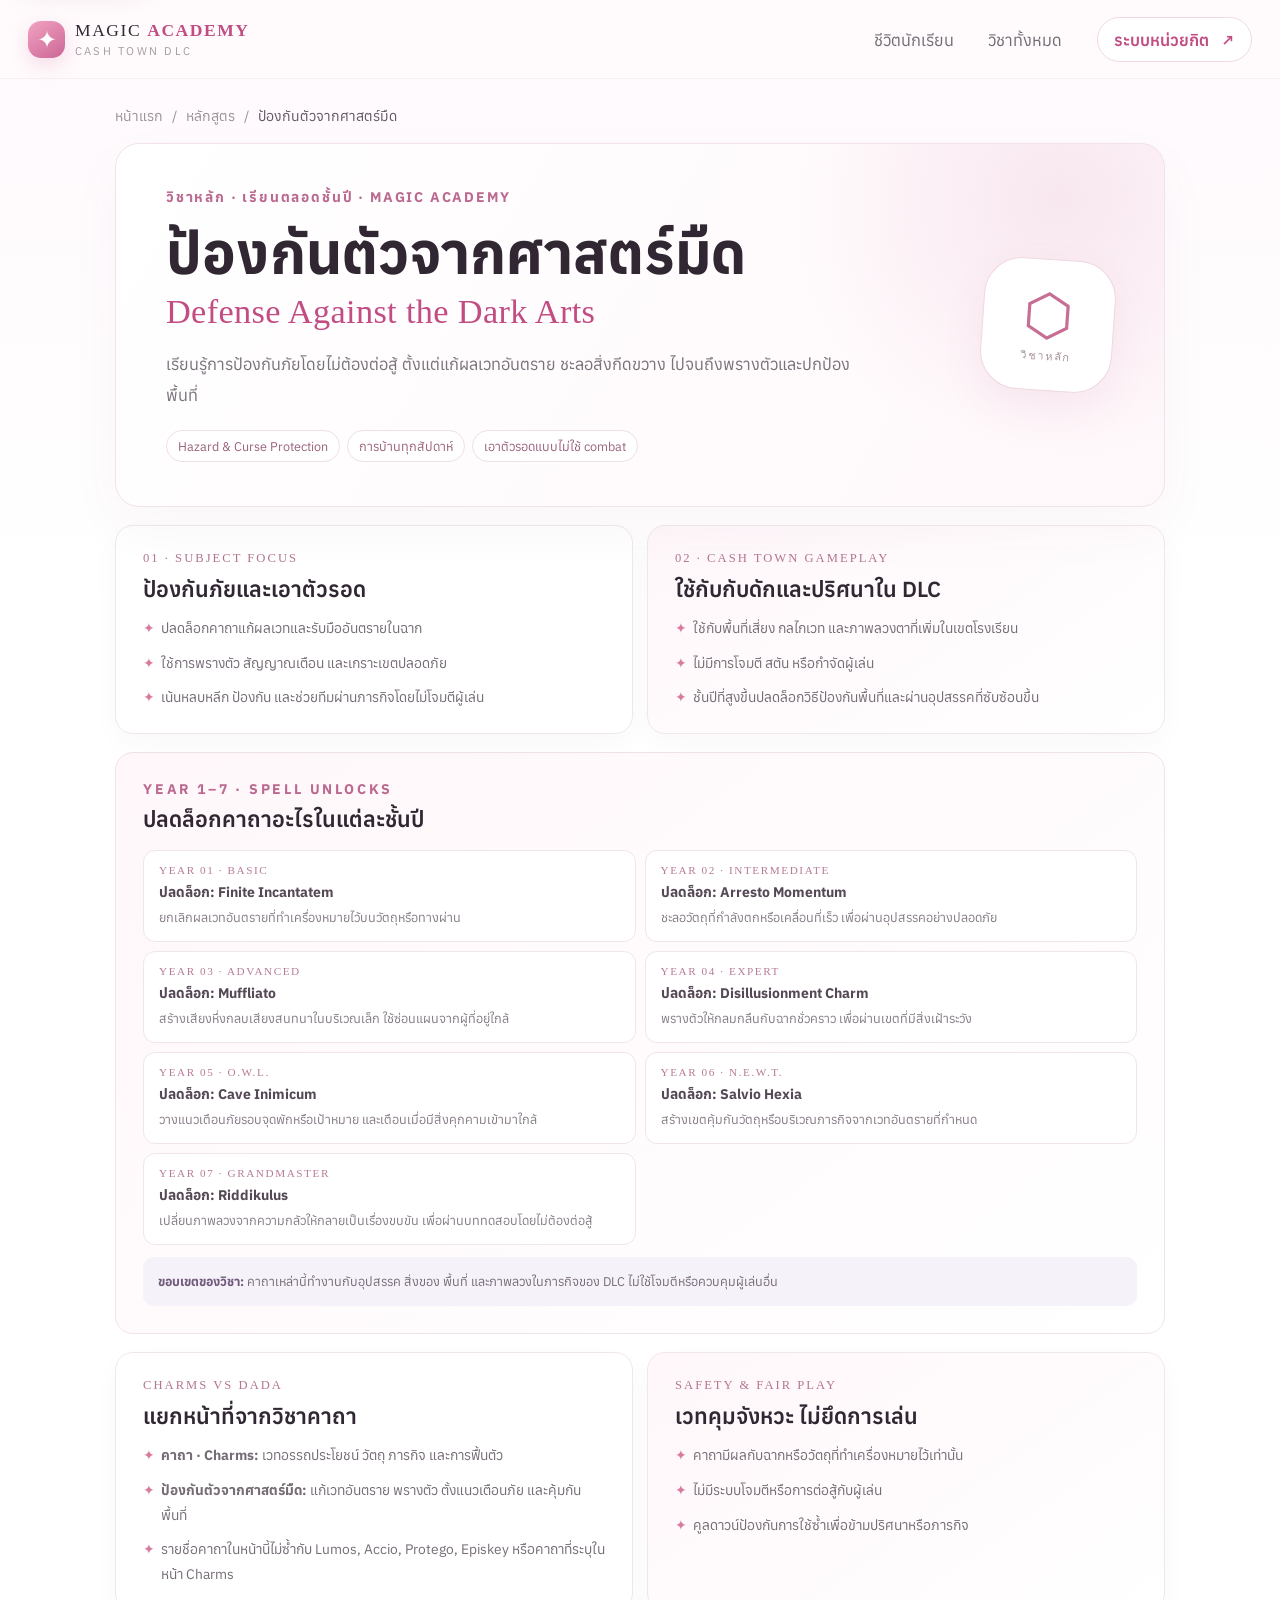
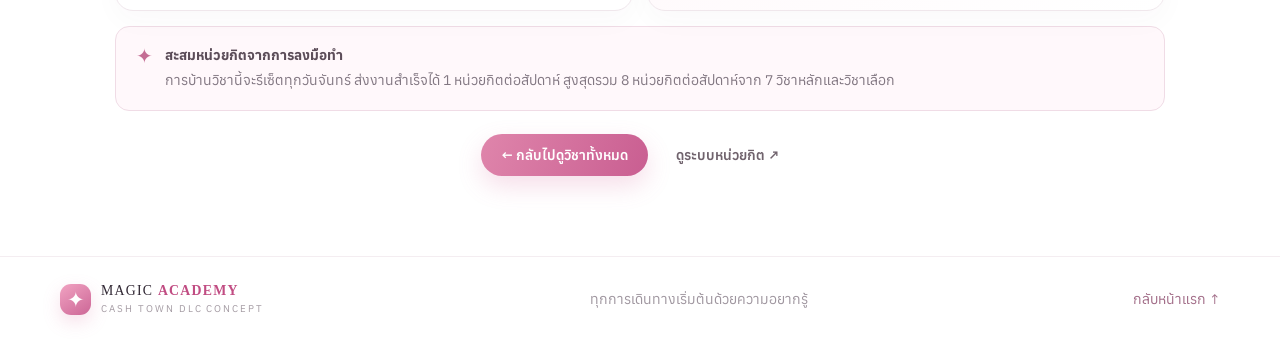
<file: subjects/defense-against-the-dark-arts.html>
<!doctype html>
<html lang="th">
  <head>
    <meta charset="utf-8">
    <meta name="viewport" content="width=device-width, initial-scale=1">
    <meta name="theme-color" content="#fff7fa">
    <meta name="description" content="วิชาป้องกันตัวจากศาสตร์มืดในแบบไม่เน้นการต่อสู้ ปลดล็อกคาถาแก้เวทอันตราย ป้องกันกับดัก และเอาตัวรอดในภารกิจ">
    <title>ป้องกันตัวจากศาสตร์มืด &#183; Defense Against the Dark Arts — Magic Academy</title>
    <link rel="preconnect" href="https://fonts.googleapis.com">
    <link rel="preconnect" href="https://fonts.gstatic.com" crossorigin>
    <link href="https://fonts.googleapis.com/css2?family=Anuphan:wght@400;500;600;700&display=swap" rel="stylesheet">
    <link rel="stylesheet" href="../styles.css?v=7">
    <script src="../script.js" defer></script>
  </head>
  <body>
    <a class="skip-link" href="#main">ข้ามไปยังเนื้อหา</a>
    <header class="site-header">
      <div class="nav-wrap">
        <a class="brand" href="../index.html#top" aria-label="Magic Academy หน้าแรก"><span class="brand-mark" aria-hidden="true">✦</span><span class="brand-name">MAGIC <b>ACADEMY</b><small>CASH TOWN DLC</small></span></a>
        <button class="menu-toggle" type="button" aria-expanded="false" aria-controls="site-nav" aria-label="เปิดเมนู">☰</button>
        <nav id="site-nav" class="site-nav" aria-label="เมนูหลัก">
          <a href="../index.html#journey">ชีวิตนักเรียน</a>
          <a href="../index.html#classes">วิชาทั้งหมด</a>
          <a class="nav-cta" href="../index.html#credits">ระบบหน่วยกิต <span aria-hidden="true">↗</span></a>
        </nav>
      </div>
    </header>
    <main id="main" class="subject-page">
      <div class="subject-page-shell">
        <nav class="subject-breadcrumb" aria-label="เส้นทางนำทาง"><a href="../index.html">หน้าแรก</a><span aria-hidden="true">/</span><a href="../index.html#classes">หลักสูตร</a><span aria-hidden="true">/</span><span aria-current="page">ป้องกันตัวจากศาสตร์มืด</span></nav>
        <section class="subject-hero">
          <div class="subject-hero-copy">
            <p class="eyebrow">วิชาหลัก · เรียนตลอดชั้นปี · MAGIC ACADEMY</p>
            <h1>ป้องกันตัวจากศาสตร์มืด <small>Defense Against the Dark Arts</small></h1>
            <p class="subject-lede">เรียนรู้การป้องกันภัยโดยไม่ต้องต่อสู้ ตั้งแต่แก้ผลเวทอันตราย ชะลอสิ่งกีดขวาง ไปจนถึงพรางตัวและปกป้องพื้นที่</p>
            <div class="subject-tags"><span>Hazard &amp; Curse Protection</span><span>การบ้านทุกสัปดาห์</span><span>เอาตัวรอดแบบไม่ใช้ combat</span></div>
          </div>
          <div class="subject-symbol" aria-hidden="true"><span>⬡</span><small>วิชาหลัก</small></div>
        </section>
        <section class="subject-detail-grid" aria-label="รายละเอียดรายวิชา">
          <article class="subject-info-card">
            <p class="detail-kicker">01 · SUBJECT FOCUS</p>
            <h2>ป้องกันภัยและเอาตัวรอด</h2>
            <ul class="subject-bullets">
              <li>ปลดล็อกคาถาแก้ผลเวทและรับมืออันตรายในฉาก</li>
              <li>ใช้การพรางตัว สัญญาณเตือน และเกราะเขตปลอดภัย</li>
              <li>เน้นหลบหลีก ป้องกัน และช่วยทีมผ่านภารกิจโดยไม่โจมตีผู้เล่น</li>
            </ul>
          </article>
          <article class="subject-info-card subject-info-tint">
            <p class="detail-kicker">02 · CASH TOWN GAMEPLAY</p>
            <h2>ใช้กับกับดักและปริศนาใน DLC</h2>
            <ul class="subject-bullets">
              <li>ใช้กับพื้นที่เสี่ยง กลไกเวท และภาพลวงตาที่เพิ่มในเขตโรงเรียน</li>
              <li>ไม่มีการโจมตี สตัน หรือกำจัดผู้เล่น</li>
              <li>ชั้นปีที่สูงขึ้นปลดล็อกวิธีป้องกันพื้นที่และผ่านอุปสรรคที่ซับซ้อนขึ้น</li>
            </ul>
          </article>
        </section>

        <section class="subject-progression">
          <p class="eyebrow">YEAR 1–7 · SPELL UNLOCKS</p>
          <h2>ปลดล็อกคาถาอะไรในแต่ละชั้นปี</h2>
          <ul class="progression-grid">
            <li><span>YEAR 01 · BASIC</span><b>ปลดล็อก: Finite Incantatem</b><p>ยกเลิกผลเวทอันตรายที่ทำเครื่องหมายไว้บนวัตถุหรือทางผ่าน</p></li>
            <li><span>YEAR 02 · INTERMEDIATE</span><b>ปลดล็อก: Arresto Momentum</b><p>ชะลอวัตถุที่กำลังตกหรือเคลื่อนที่เร็ว เพื่อผ่านอุปสรรคอย่างปลอดภัย</p></li>
            <li><span>YEAR 03 · ADVANCED</span><b>ปลดล็อก: Muffliato</b><p>สร้างเสียงหึ่งกลบเสียงสนทนาในบริเวณเล็ก ใช้ซ่อนแผนจากผู้ที่อยู่ใกล้</p></li>
            <li><span>YEAR 04 · EXPERT</span><b>ปลดล็อก: Disillusionment Charm</b><p>พรางตัวให้กลมกลืนกับฉากชั่วคราว เพื่อผ่านเขตที่มีสิ่งเฝ้าระวัง</p></li>
            <li><span>YEAR 05 · O.W.L.</span><b>ปลดล็อก: Cave Inimicum</b><p>วางแนวเตือนภัยรอบจุดพักหรือเป้าหมาย และเตือนเมื่อมีสิ่งคุกคามเข้ามาใกล้</p></li>
            <li><span>YEAR 06 · N.E.W.T.</span><b>ปลดล็อก: Salvio Hexia</b><p>สร้างเขตคุ้มกันวัตถุหรือบริเวณภารกิจจากเวทอันตรายที่กำหนด</p></li>
            <li><span>YEAR 07 · GRANDMASTER</span><b>ปลดล็อก: Riddikulus</b><p>เปลี่ยนภาพลวงจากความกลัวให้กลายเป็นเรื่องขบขัน เพื่อผ่านบททดสอบโดยไม่ต้องต่อสู้</p></li>
          </ul>
          <div class="subject-minigame"><b>ขอบเขตของวิชา:</b> คาถาเหล่านี้ทำงานกับอุปสรรค สิ่งของ พื้นที่ และภาพลวงในภารกิจของ DLC ไม่ใช้โจมตีหรือควบคุมผู้เล่นอื่น</div>
        </section>

        <section class="subject-detail-grid" aria-label="ขอบเขตและการแยกวิชา">
          <article class="subject-info-card">
            <p class="detail-kicker">CHARMS VS DADA</p>
            <h2>แยกหน้าที่จากวิชาคาถา</h2>
            <ul class="subject-bullets">
              <li><b>คาถา · Charms:</b> เวทอรรถประโยชน์ วัตถุ ภารกิจ และการฟื้นตัว</li>
              <li><b>ป้องกันตัวจากศาสตร์มืด:</b> แก้เวทอันตราย พรางตัว ตั้งแนวเตือนภัย และคุ้มกันพื้นที่</li>
              <li>รายชื่อคาถาในหน้านี้ไม่ซ้ำกับ Lumos, Accio, Protego, Episkey หรือคาถาที่ระบุในหน้า Charms</li>
            </ul>
          </article>
          <article class="subject-info-card subject-info-tint">
            <p class="detail-kicker">SAFETY &amp; FAIR PLAY</p>
            <h2>เวทคุมจังหวะ ไม่ยึดการเล่น</h2>
            <ul class="subject-bullets">
              <li>คาถามีผลกับฉากหรือวัตถุที่ทำเครื่องหมายไว้เท่านั้น</li>
              <li>ไม่มีระบบโจมตีหรือการต่อสู้กับผู้เล่น</li>
              <li>คูลดาวน์ป้องกันการใช้ซ้ำเพื่อข้ามปริศนาหรือภารกิจ</li>
            </ul>
          </article>
        </section>
        <aside class="subject-credit-note"><span aria-hidden="true">✦</span><p><b>สะสมหน่วยกิตจากการลงมือทำ</b><br>การบ้านวิชานี้จะรีเซ็ตทุกวันจันทร์ ส่งงานสำเร็จได้ 1 หน่วยกิตต่อสัปดาห์ สูงสุดรวม 8 หน่วยกิตต่อสัปดาห์จาก 7 วิชาหลักและวิชาเลือก</p></aside>
        <div class="subject-page-actions"><a class="button button-primary" href="../index.html#classes">← กลับไปดูวิชาทั้งหมด</a><a class="button button-quiet" href="../index.html#credits">ดูระบบหน่วยกิต ↗</a></div>
      </div>
    </main>
    <footer class="site-footer"><div class="section-shell footer-inner"><a class="brand footer-brand" href="../index.html#top"><span class="brand-mark" aria-hidden="true">✦</span><span class="brand-name">MAGIC <b>ACADEMY</b><small>CASH TOWN DLC CONCEPT</small></span></a><p>ทุกการเดินทางเริ่มต้นด้วยความอยากรู้</p><a class="back-top" href="../index.html#top">กลับหน้าแรก ↑</a></div></footer>
  </body>
</html>
</file>
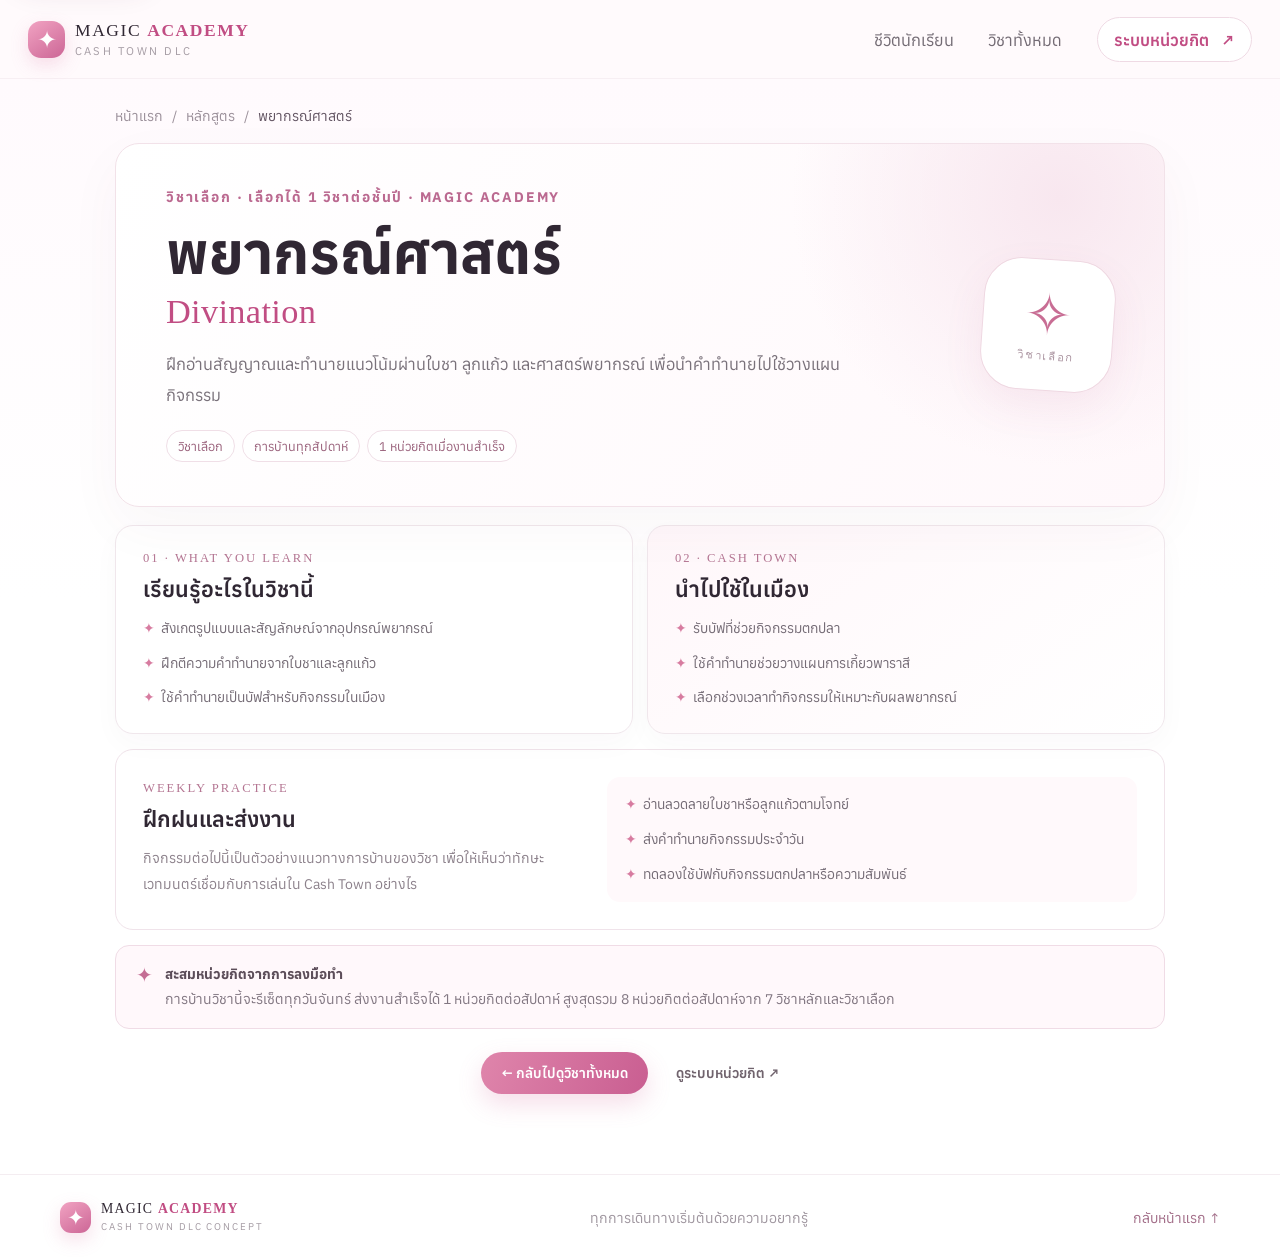
<file: subjects/divination.html>
<!doctype html>
<html lang="th">
  <head>
    <meta charset="utf-8">
    <meta name="viewport" content="width=device-width, initial-scale=1">
    <meta name="theme-color" content="#fff7fa">
    <meta name="description" content="ฝึกอ่านสัญญาณและทำนายแนวโน้มผ่านใบชา ลูกแก้ว และศาสตร์พยากรณ์ เพื่อนำคำทำนายไปใช้วางแผนกิจกรรม">
    <title>พยากรณ์ศาสตร์ &#183; Divination — Magic Academy</title>
    <link rel="preconnect" href="https://fonts.googleapis.com">
    <link rel="preconnect" href="https://fonts.gstatic.com" crossorigin>
    <link href="https://fonts.googleapis.com/css2?family=Anuphan:wght@400;500;600;700&display=swap" rel="stylesheet">
    <link rel="stylesheet" href="../styles.css?v=7">
    <script src="../script.js" defer></script>
  </head>
  <body>
    <a class="skip-link" href="#main">ข้ามไปยังเนื้อหา</a>
    <header class="site-header">
      <div class="nav-wrap">
        <a class="brand" href="../index.html#top" aria-label="Magic Academy หน้าแรก"><span class="brand-mark" aria-hidden="true">✦</span><span class="brand-name">MAGIC <b>ACADEMY</b><small>CASH TOWN DLC</small></span></a>
        <button class="menu-toggle" type="button" aria-expanded="false" aria-controls="site-nav" aria-label="เปิดเมนู">☰</button>
        <nav id="site-nav" class="site-nav" aria-label="เมนูหลัก">
          <a href="../index.html#journey">ชีวิตนักเรียน</a>
          <a href="../index.html#classes">วิชาทั้งหมด</a>
          <a class="nav-cta" href="../index.html#credits">ระบบหน่วยกิต <span aria-hidden="true">↗</span></a>
        </nav>
      </div>
    </header>
    <main id="main" class="subject-page">
      <div class="subject-page-shell">
        <nav class="subject-breadcrumb" aria-label="เส้นทางนำทาง"><a href="../index.html">หน้าแรก</a><span aria-hidden="true">/</span><a href="../index.html#classes">หลักสูตร</a><span aria-hidden="true">/</span><span aria-current="page">พยากรณ์ศาสตร์</span></nav>
        <section class="subject-hero">
          <div class="subject-hero-copy">
            <p class="eyebrow">วิชาเลือก · เลือกได้ 1 วิชาต่อชั้นปี · MAGIC ACADEMY</p>
            <h1>พยากรณ์ศาสตร์ <small>Divination</small></h1>
            <p class="subject-lede">ฝึกอ่านสัญญาณและทำนายแนวโน้มผ่านใบชา ลูกแก้ว และศาสตร์พยากรณ์ เพื่อนำคำทำนายไปใช้วางแผนกิจกรรม</p>
            <div class="subject-tags"><span>วิชาเลือก</span><span>การบ้านทุกสัปดาห์</span><span>1 หน่วยกิตเมื่องานสำเร็จ</span></div>
          </div>
          <div class="subject-symbol" aria-hidden="true"><span>✧</span><small>วิชาเลือก</small></div>
        </section>
        <section class="subject-detail-grid" aria-label="รายละเอียดรายวิชา">
          <article class="subject-info-card">
            <p class="detail-kicker">01 · WHAT YOU LEARN</p>
            <h2>เรียนรู้อะไรในวิชานี้</h2>
            <ul class="subject-bullets"><li>สังเกตรูปแบบและสัญลักษณ์จากอุปกรณ์พยากรณ์</li>
<li>ฝึกตีความคำทำนายจากใบชาและลูกแก้ว</li>
<li>ใช้คำทำนายเป็นบัฟสำหรับกิจกรรมในเมือง</li></ul>
          </article>
          <article class="subject-info-card subject-info-tint">
            <p class="detail-kicker">02 · CASH TOWN</p>
            <h2>นำไปใช้ในเมือง</h2>
            <ul class="subject-bullets"><li>รับบัฟที่ช่วยกิจกรรมตกปลา</li>
<li>ใช้คำทำนายช่วยวางแผนการเกี้ยวพาราสี</li>
<li>เลือกช่วงเวลาทำกิจกรรมให้เหมาะกับผลพยากรณ์</li></ul>
          </article>
        </section>
        
        <section class="subject-assignment">
          <div><p class="detail-kicker">WEEKLY PRACTICE</p><h2>ฝึกฝนและส่งงาน</h2><p>กิจกรรมต่อไปนี้เป็นตัวอย่างแนวทางการบ้านของวิชา เพื่อให้เห็นว่าทักษะเวทมนตร์เชื่อมกับการเล่นใน Cash Town อย่างไร</p></div>
          <ul class="subject-bullets"><li>อ่านลวดลายใบชาหรือลูกแก้วตามโจทย์</li>
<li>ส่งคำทำนายกิจกรรมประจำวัน</li>
<li>ทดลองใช้บัฟกับกิจกรรมตกปลาหรือความสัมพันธ์</li></ul>
        </section>
        <aside class="subject-credit-note"><span aria-hidden="true">✦</span><p><b>สะสมหน่วยกิตจากการลงมือทำ</b><br>การบ้านวิชานี้จะรีเซ็ตทุกวันจันทร์ ส่งงานสำเร็จได้ 1 หน่วยกิตต่อสัปดาห์ สูงสุดรวม 8 หน่วยกิตต่อสัปดาห์จาก 7 วิชาหลักและวิชาเลือก</p></aside>
        <div class="subject-page-actions"><a class="button button-primary" href="../index.html#classes">← กลับไปดูวิชาทั้งหมด</a><a class="button button-quiet" href="../index.html#credits">ดูระบบหน่วยกิต ↗</a></div>
      </div>
    </main>
    <footer class="site-footer"><div class="section-shell footer-inner"><a class="brand footer-brand" href="../index.html#top"><span class="brand-mark" aria-hidden="true">✦</span><span class="brand-name">MAGIC <b>ACADEMY</b><small>CASH TOWN DLC CONCEPT</small></span></a><p>ทุกการเดินทางเริ่มต้นด้วยความอยากรู้</p><a class="back-top" href="../index.html#top">กลับหน้าแรก ↑</a></div></footer>
  </body>
</html>
</file>
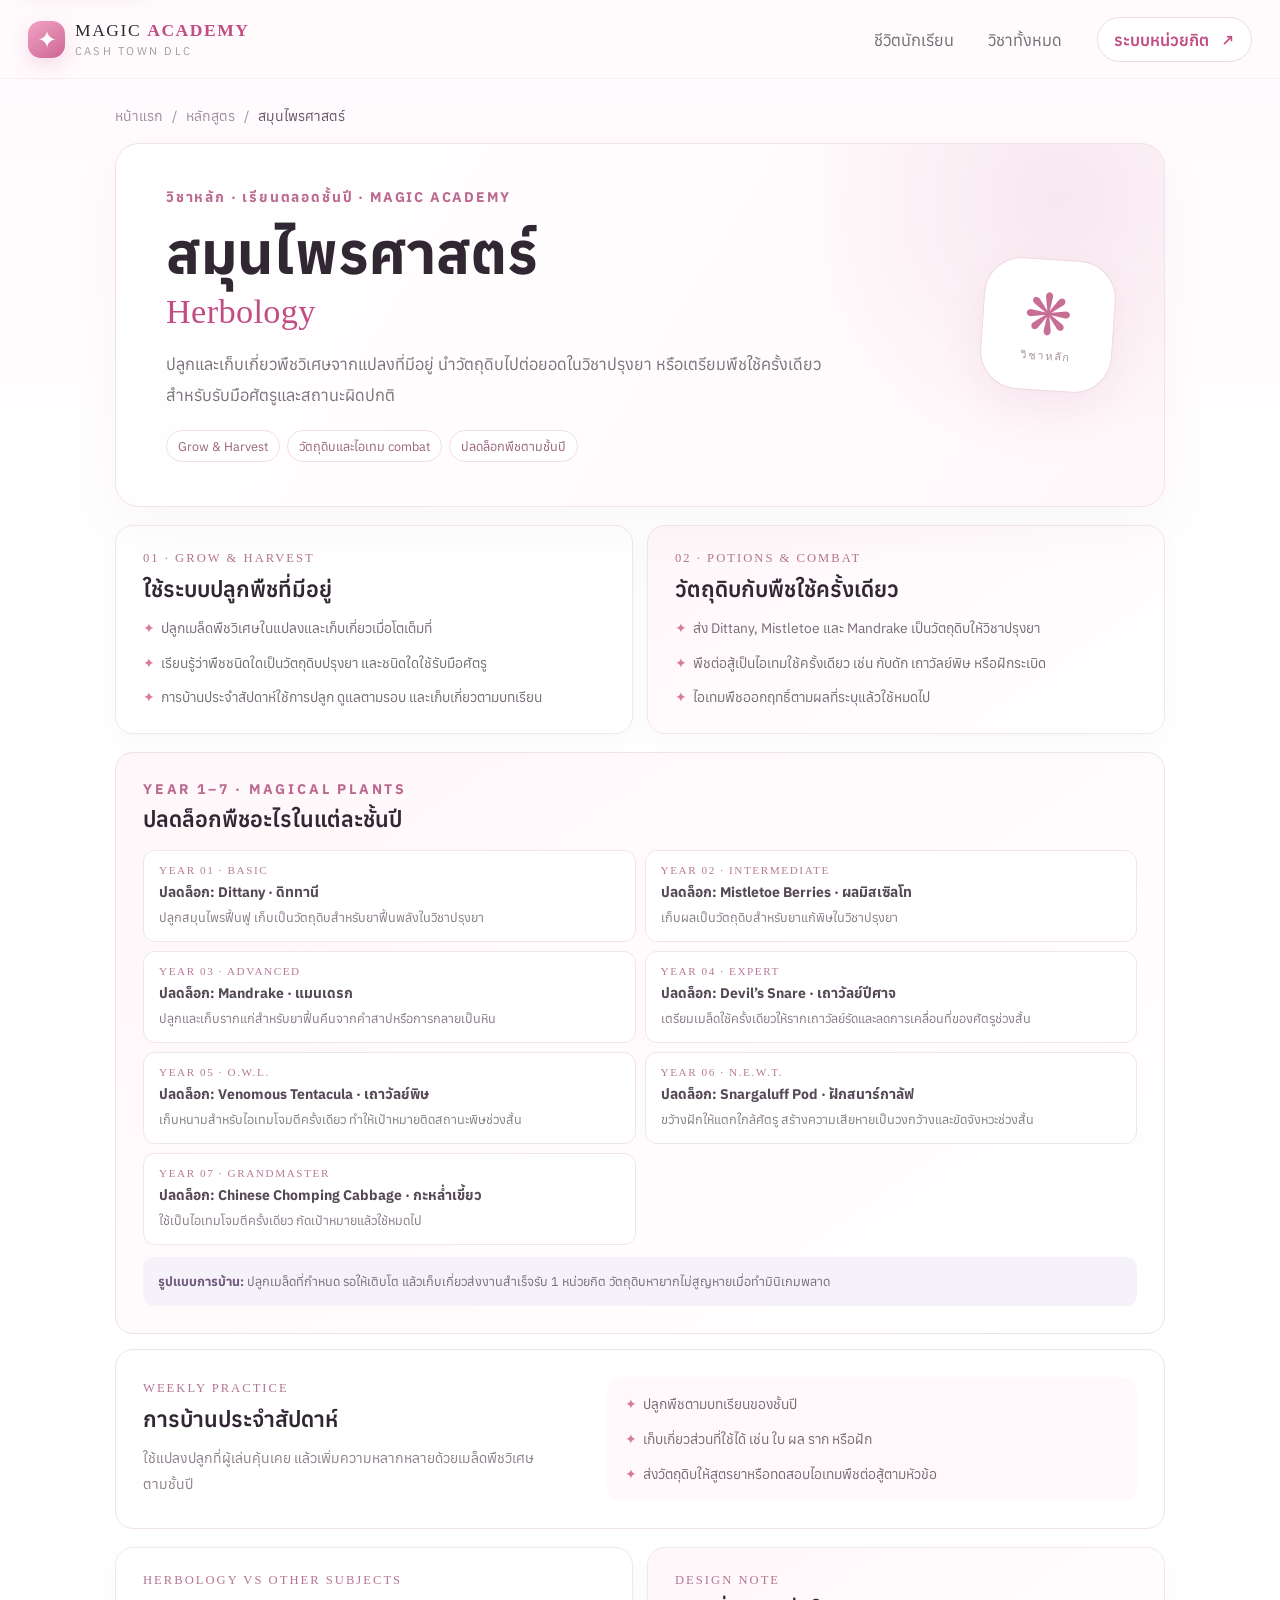
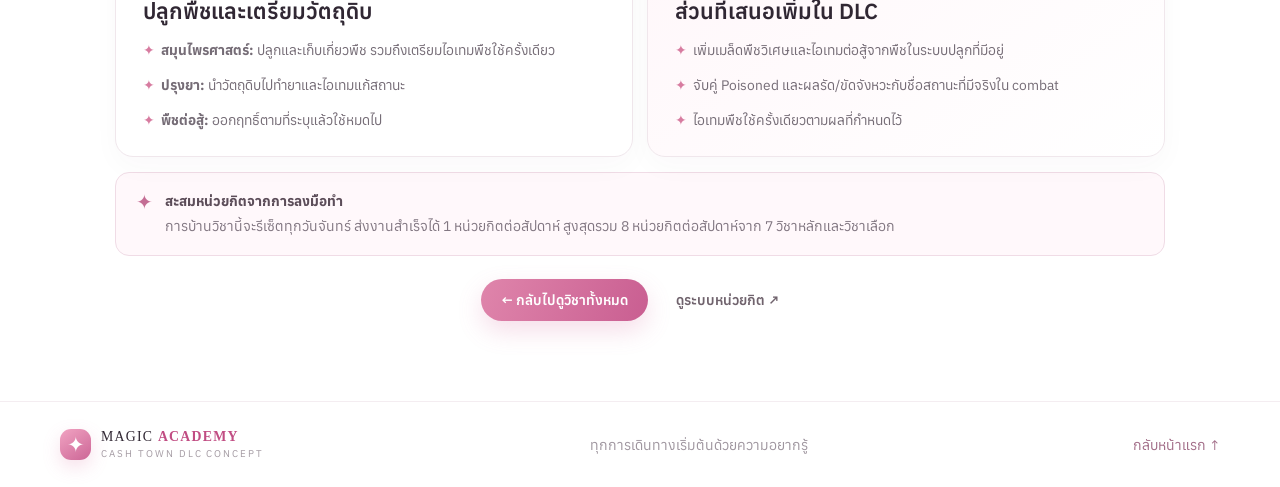
<file: subjects/herbology.html>
<!doctype html>
<html lang="th">
  <head>
    <meta charset="utf-8">
    <meta name="viewport" content="width=device-width, initial-scale=1">
    <meta name="theme-color" content="#fff7fa">
    <meta name="description" content="ปลูกพืชวิเศษเพื่อวัตถุดิบปรุงยาและไอเทมพืชใช้ครั้งเดียวสำหรับ combat">
    <title>สมุนไพรศาสตร์ &#183; Herbology — Magic Academy</title>
    <link rel="preconnect" href="https://fonts.googleapis.com">
    <link rel="preconnect" href="https://fonts.gstatic.com" crossorigin>
    <link href="https://fonts.googleapis.com/css2?family=Anuphan:wght@400;500;600;700&display=swap" rel="stylesheet">
    <link rel="stylesheet" href="../styles.css?v=7">
    <script src="../script.js" defer></script>
  </head>
  <body>
    <a class="skip-link" href="#main">ข้ามไปยังเนื้อหา</a>
    <header class="site-header">
      <div class="nav-wrap">
        <a class="brand" href="../index.html#top" aria-label="Magic Academy หน้าแรก"><span class="brand-mark" aria-hidden="true">✦</span><span class="brand-name">MAGIC <b>ACADEMY</b><small>CASH TOWN DLC</small></span></a>
        <button class="menu-toggle" type="button" aria-expanded="false" aria-controls="site-nav" aria-label="เปิดเมนู">☰</button>
        <nav id="site-nav" class="site-nav" aria-label="เมนูหลัก">
          <a href="../index.html#journey">ชีวิตนักเรียน</a>
          <a href="../index.html#classes">วิชาทั้งหมด</a>
          <a class="nav-cta" href="../index.html#credits">ระบบหน่วยกิต <span aria-hidden="true">↗</span></a>
        </nav>
      </div>
    </header>
    <main id="main" class="subject-page">
      <div class="subject-page-shell">
        <nav class="subject-breadcrumb" aria-label="เส้นทางนำทาง"><a href="../index.html">หน้าแรก</a><span aria-hidden="true">/</span><a href="../index.html#classes">หลักสูตร</a><span aria-hidden="true">/</span><span aria-current="page">สมุนไพรศาสตร์</span></nav>
        <section class="subject-hero">
          <div class="subject-hero-copy">
            <p class="eyebrow">วิชาหลัก · เรียนตลอดชั้นปี · MAGIC ACADEMY</p>
            <h1>สมุนไพรศาสตร์ <small>Herbology</small></h1>
            <p class="subject-lede">ปลูกและเก็บเกี่ยวพืชวิเศษจากแปลงที่มีอยู่ นำวัตถุดิบไปต่อยอดในวิชาปรุงยา หรือเตรียมพืชใช้ครั้งเดียวสำหรับรับมือศัตรูและสถานะผิดปกติ</p>
            <div class="subject-tags"><span>Grow &amp; Harvest</span><span>วัตถุดิบและไอเทม combat</span><span>ปลดล็อกพืชตามชั้นปี</span></div>
          </div>
          <div class="subject-symbol" aria-hidden="true"><span>❋</span><small>วิชาหลัก</small></div>
        </section>
        <section class="subject-detail-grid" aria-label="รายละเอียดรายวิชา">
          <article class="subject-info-card">
            <p class="detail-kicker">01 · GROW &amp; HARVEST</p>
            <h2>ใช้ระบบปลูกพืชที่มีอยู่</h2>
            <ul class="subject-bullets"><li>ปลูกเมล็ดพืชวิเศษในแปลงและเก็บเกี่ยวเมื่อโตเต็มที่</li>
<li>เรียนรู้ว่าพืชชนิดใดเป็นวัตถุดิบปรุงยา และชนิดใดใช้รับมือศัตรู</li>
<li>การบ้านประจำสัปดาห์ใช้การปลูก ดูแลตามรอบ และเก็บเกี่ยวตามบทเรียน</li></ul>
          </article>
          <article class="subject-info-card subject-info-tint">
            <p class="detail-kicker">02 · POTIONS &amp; COMBAT</p>
            <h2>วัตถุดิบกับพืชใช้ครั้งเดียว</h2>
            <ul class="subject-bullets"><li>ส่ง Dittany, Mistletoe และ Mandrake เป็นวัตถุดิบให้วิชาปรุงยา</li>
<li>พืชต่อสู้เป็นไอเทมใช้ครั้งเดียว เช่น กับดัก เถาวัลย์พิษ หรือฝักระเบิด</li>
<li>ไอเทมพืชออกฤทธิ์ตามผลที่ระบุแล้วใช้หมดไป</li></ul>
          </article>
        </section>
        <section class="subject-progression">
          <p class="eyebrow">YEAR 1–7 · MAGICAL PLANTS</p>
          <h2>ปลดล็อกพืชอะไรในแต่ละชั้นปี</h2>
          <ul class="progression-grid">
            <li><span>YEAR 01 · BASIC</span><b>ปลดล็อก: Dittany · ดิททานี</b><p>ปลูกสมุนไพรฟื้นฟู เก็บเป็นวัตถุดิบสำหรับยาฟื้นพลังในวิชาปรุงยา</p></li>
            <li><span>YEAR 02 · INTERMEDIATE</span><b>ปลดล็อก: Mistletoe Berries · ผลมิสเซิลโท</b><p>เก็บผลเป็นวัตถุดิบสำหรับยาแก้พิษในวิชาปรุงยา</p></li>
            <li><span>YEAR 03 · ADVANCED</span><b>ปลดล็อก: Mandrake · แมนเดรก</b><p>ปลูกและเก็บรากแก่สำหรับยาฟื้นคืนจากคำสาปหรือการกลายเป็นหิน</p></li>
            <li><span>YEAR 04 · EXPERT</span><b>ปลดล็อก: Devil’s Snare · เถาวัลย์ปีศาจ</b><p>เตรียมเมล็ดใช้ครั้งเดียวให้รากเถาวัลย์รัดและลดการเคลื่อนที่ของศัตรูช่วงสั้น</p></li>
            <li><span>YEAR 05 · O.W.L.</span><b>ปลดล็อก: Venomous Tentacula · เถาวัลย์พิษ</b><p>เก็บหนามสำหรับไอเทมโจมตีครั้งเดียว ทำให้เป้าหมายติดสถานะพิษช่วงสั้น</p></li>
            <li><span>YEAR 06 · N.E.W.T.</span><b>ปลดล็อก: Snargaluff Pod · ฝักสนาร์กาลัฟ</b><p>ขว้างฝักให้แตกใกล้ศัตรู สร้างความเสียหายเป็นวงกว้างและขัดจังหวะช่วงสั้น</p></li>
            <li><span>YEAR 07 · GRANDMASTER</span><b>ปลดล็อก: Chinese Chomping Cabbage · กะหล่ำเขี้ยว</b><p>ใช้เป็นไอเทมโจมตีครั้งเดียว กัดเป้าหมายแล้วใช้หมดไป</p></li>
          </ul>
          <div class="subject-minigame"><b>รูปแบบการบ้าน:</b> ปลูกเมล็ดที่กำหนด รอให้เติบโต แล้วเก็บเกี่ยวส่งงานสำเร็จรับ 1 หน่วยกิต วัตถุดิบหายากไม่สูญหายเมื่อทำมินิเกมพลาด</div>
        </section>
        <section class="subject-assignment">
          <div><p class="detail-kicker">WEEKLY PRACTICE</p><h2>การบ้านประจำสัปดาห์</h2><p>ใช้แปลงปลูกที่ผู้เล่นคุ้นเคย แล้วเพิ่มความหลากหลายด้วยเมล็ดพืชวิเศษตามชั้นปี</p></div>
          <ul class="subject-bullets"><li>ปลูกพืชตามบทเรียนของชั้นปี</li>
<li>เก็บเกี่ยวส่วนที่ใช้ได้ เช่น ใบ ผล ราก หรือฝัก</li>
<li>ส่งวัตถุดิบให้สูตรยาหรือทดสอบไอเทมพืชต่อสู้ตามหัวข้อ</li></ul>
        </section>
        <section class="subject-detail-grid" aria-label="ขอบเขตและการแยกวิชา">
          <article class="subject-info-card"><p class="detail-kicker">HERBOLOGY VS OTHER SUBJECTS</p><h2>ปลูกพืชและเตรียมวัตถุดิบ</h2><ul class="subject-bullets"><li><b>สมุนไพรศาสตร์:</b> ปลูกและเก็บเกี่ยวพืช รวมถึงเตรียมไอเทมพืชใช้ครั้งเดียว</li><li><b>ปรุงยา:</b> นำวัตถุดิบไปทำยาและไอเทมแก้สถานะ</li><li><b>พืชต่อสู้:</b> ออกฤทธิ์ตามที่ระบุแล้วใช้หมดไป</li></ul></article>
          <article class="subject-info-card subject-info-tint"><p class="detail-kicker">DESIGN NOTE</p><h2>ส่วนที่เสนอเพิ่มใน DLC</h2><ul class="subject-bullets"><li>เพิ่มเมล็ดพืชวิเศษและไอเทมต่อสู้จากพืชในระบบปลูกที่มีอยู่</li><li>จับคู่ Poisoned และผลรัด/ขัดจังหวะกับชื่อสถานะที่มีจริงใน combat</li><li>ไอเทมพืชใช้ครั้งเดียวตามผลที่กำหนดไว้</li></ul></article>
        </section>
        <aside class="subject-credit-note"><span aria-hidden="true">✦</span><p><b>สะสมหน่วยกิตจากการลงมือทำ</b><br>การบ้านวิชานี้จะรีเซ็ตทุกวันจันทร์ ส่งงานสำเร็จได้ 1 หน่วยกิตต่อสัปดาห์ สูงสุดรวม 8 หน่วยกิตต่อสัปดาห์จาก 7 วิชาหลักและวิชาเลือก</p></aside>
        <div class="subject-page-actions"><a class="button button-primary" href="../index.html#classes">← กลับไปดูวิชาทั้งหมด</a><a class="button button-quiet" href="../index.html#credits">ดูระบบหน่วยกิต ↗</a></div>
      </div>
    </main>
    <footer class="site-footer"><div class="section-shell footer-inner"><a class="brand footer-brand" href="../index.html#top"><span class="brand-mark" aria-hidden="true">✦</span><span class="brand-name">MAGIC <b>ACADEMY</b><small>CASH TOWN DLC CONCEPT</small></span></a><p>ทุกการเดินทางเริ่มต้นด้วยความอยากรู้</p><a class="back-top" href="../index.html#top">กลับหน้าแรก ↑</a></div></footer>
  </body>
</html>
</file>
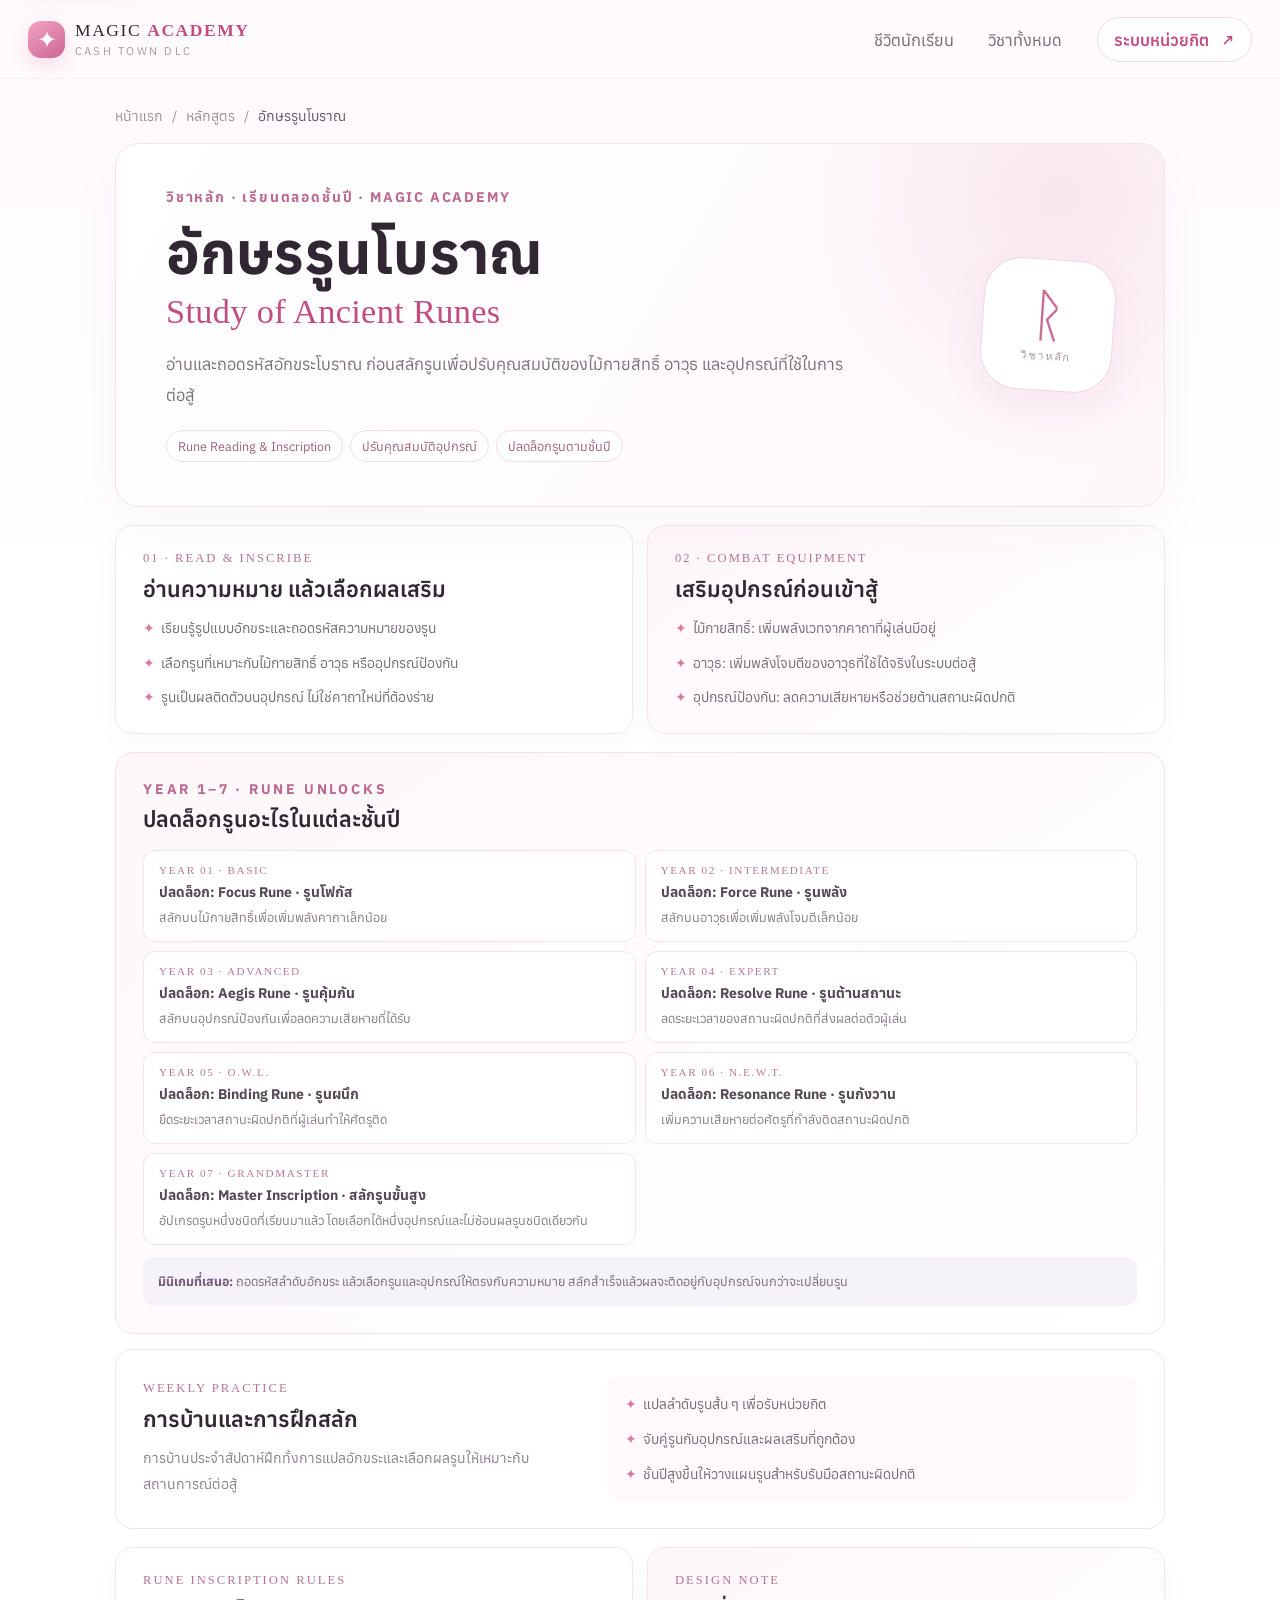
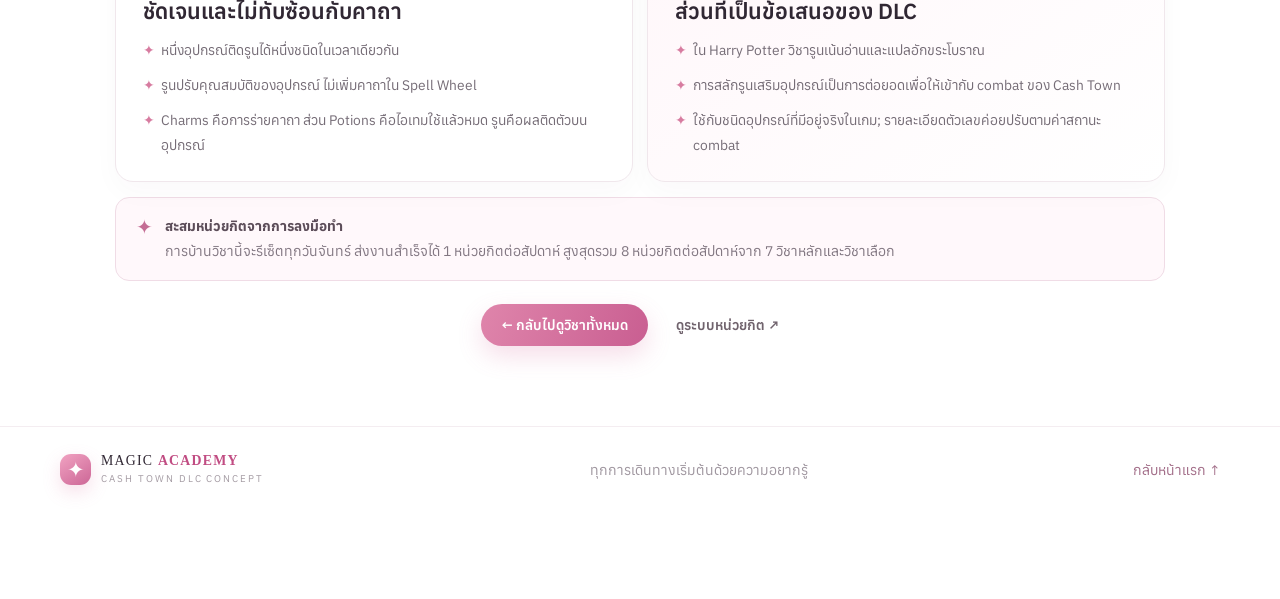
<file: subjects/history-of-magic.html>
<!doctype html>
<html lang="th">
  <head>
    <meta charset="utf-8">
    <meta name="viewport" content="width=device-width, initial-scale=1">
    <meta http-equiv="refresh" content="0; url=ancient-runes.html">
    <meta name="theme-color" content="#fff7fa">
    <meta name="description" content="เรียนประวัติศาสตร์โลกเวทมนตร์ผ่านเส้นเวลา แบบทดสอบรายสัปดาห์ และการวิเคราะห์หลักฐาน">
    <title>ประวัติศาสตร์เวทมนตร์ &#183; History of Magic — Magic Academy</title>
    <link rel="preconnect" href="https://fonts.googleapis.com">
    <link rel="preconnect" href="https://fonts.gstatic.com" crossorigin>
    <link href="https://fonts.googleapis.com/css2?family=Anuphan:wght@400;500;600;700&display=swap" rel="stylesheet">
    <link rel="stylesheet" href="../styles.css?v=7">
    <script src="../script.js" defer></script>
  </head>
  <body>
    <a class="skip-link" href="#main">ข้ามไปยังเนื้อหา</a>
    <header class="site-header">
      <div class="nav-wrap">
        <a class="brand" href="../index.html#top" aria-label="Magic Academy หน้าแรก"><span class="brand-mark" aria-hidden="true">✦</span><span class="brand-name">MAGIC <b>ACADEMY</b><small>CASH TOWN DLC</small></span></a>
        <button class="menu-toggle" type="button" aria-expanded="false" aria-controls="site-nav" aria-label="เปิดเมนู">☰</button>
        <nav id="site-nav" class="site-nav" aria-label="เมนูหลัก">
          <a href="../index.html#journey">ชีวิตนักเรียน</a>
          <a href="../index.html#classes">วิชาทั้งหมด</a>
          <a class="nav-cta" href="../index.html#credits">ระบบหน่วยกิต <span aria-hidden="true">↗</span></a>
        </nav>
      </div>
    </header>
    <main id="main" class="subject-page">
      <div class="subject-page-shell">
        <nav class="subject-breadcrumb" aria-label="เส้นทางนำทาง"><a href="../index.html">หน้าแรก</a><span aria-hidden="true">/</span><a href="../index.html#classes">หลักสูตร</a><span aria-hidden="true">/</span><span aria-current="page">ประวัติศาสตร์เวทมนตร์</span></nav>
        <section class="subject-hero">
          <div class="subject-hero-copy">
            <p class="eyebrow">วิชาหลัก · เรียนตลอดชั้นปี · MAGIC ACADEMY</p>
            <h1>ประวัติศาสตร์เวทมนตร์ <small>History of Magic</small></h1>
            <p class="subject-lede">เรียนรู้เส้นเวลาของโลกเวทมนตร์ ตั้งแต่การก่อตั้งโรงเรียนและบ้านทั้งสี่ ไปจนถึงกฎหมายปกปิดโลกเวทมนตร์และความขัดแย้งครั้งสำคัญ</p>
            <div class="subject-tags"><span>Timeline &amp; Historical Events</span><span>แบบทดสอบและเรียงเหตุการณ์</span><span>ไม่มีคาถาปลดล็อก</span></div>
          </div>
          <div class="subject-symbol" aria-hidden="true"><span>⌁</span><small>วิชาหลัก</small></div>
        </section>
        <section class="subject-detail-grid" aria-label="รายละเอียดรายวิชา">
          <article class="subject-info-card">
            <p class="detail-kicker">01 · WHAT YOU LEARN</p>
            <h2>เรียนรู้อะไรในวิชานี้</h2>
            <ul class="subject-bullets"><li>เข้าใจว่าเหตุการณ์หนึ่งเกิดขึ้นเมื่อใด เพราะอะไร และส่งผลต่อโลกเวทมนตร์อย่างไร</li>
<li>เปรียบเทียบมุมมองจากบันทึกหลายฝ่าย แทนการท่องจำวันที่อย่างเดียว</li>
<li>อ่านประวัติโรงเรียน บ้านทั้งสี่ กฎหมายเวทมนตร์ และความขัดแย้งในอดีต</li></ul>
          </article>
          <article class="subject-info-card subject-info-tint">
            <p class="detail-kicker">02 · CASH TOWN</p>
            <h2>นำไปใช้ในเมือง</h2>
            <ul class="subject-bullets"><li>ปลดล็อกบทเรียนและหัวข้อประวัติตามชั้นปี</li>
<li>ทำการบ้านผ่านแบบทดสอบหรือจัดลำดับเหตุการณ์</li>
<li>ส่งงานตามระบบการบ้านประจำสัปดาห์เพื่อรับหน่วยกิต</li></ul>
          </article>
        </section>
        <section class="subject-progression">
          <p class="eyebrow">YEAR 1–7 · HISTORY CURRICULUM</p>
          <h2>เส้นทางการเรียนรู้ในแต่ละชั้นปี</h2>
          <ul class="progression-grid">
            <li><span>YEAR 01 · FOUNDATIONS</span><b>ปลดล็อกบทเรียน: เส้นเวลาโลกเวทมนตร์</b><p>รู้จักยุคสำคัญและสังคมผู้ใช้เวทมนตร์ พร้อมฝึกเรียงเหตุการณ์จากเก่าไปใหม่</p></li>
            <li><span>YEAR 02 · SCHOOL HISTORY</span><b>ปลดล็อกบทเรียน: ผู้ก่อตั้งและบ้านทั้งสี่</b><p>ศึกษาการก่อตั้งโรงเรียนเวทมนตร์และแนวคิดที่ทำให้เกิดบ้าน พร้อมจับคู่ผู้ก่อตั้งกับค่านิยม</p></li>
            <li><span>YEAR 03 · GOBLIN REBELLIONS</span><b>ปลดล็อกบทเรียน: การกบฏของก็อบลิน</b><p>เรียนสาเหตุของความขัดแย้งและเปรียบเทียบมุมมองเรื่องสิทธิและการครอบครองสิ่งประดิษฐ์</p></li>
            <li><span>YEAR 04 · SECRECY</span><b>ปลดล็อกบทเรียน: กฎหมายปกปิดโลกเวทมนตร์</b><p>ทำความเข้าใจ Statute of Secrecy ปี 1692 และผลที่กฎหมายมีต่อการอยู่ร่วมกับผู้ไม่ใช้เวทมนตร์</p></li>
            <li><span>YEAR 05 · MAGICAL LAW</span><b>ปลดล็อกบทเรียน: กระทรวงและกฎหมายเวทมนตร์</b><p>ศึกษาบทบาทของกระทรวง การบังคับใช้กฎหมาย และความร่วมมือระหว่างชุมชนเวทมนตร์</p></li>
            <li><span>YEAR 06 · DARK WIZARDING ERAS</span><b>ปลดล็อกบทเรียน: ยุคแห่งพ่อมดศาสตร์มืด</b><p>เรียงเหตุการณ์และผลกระทบจากความขัดแย้งในยุค Grindelwald และ Voldemort โดยเน้นบริบททางประวัติศาสตร์</p></li>
            <li><span>YEAR 07 · HISTORIAN</span><b>ปลดล็อกบทเรียน: อ่านหลักฐานและสรุปประวัติศาสตร์</b><p>เชื่อมโยงเหตุและผลจากบทเรียนทั้งหลักสูตร แล้วทำรายงานสรุปเส้นเวลาหนึ่งหัวข้อ</p></li>
          </ul>
          <div class="subject-minigame"><b>รูปแบบการบ้านที่เสนอ:</b> แบบทดสอบสั้นจากบทเรียน หรือมินิเกมจัดเรียงเหตุการณ์ แต่ละสัปดาห์ส่งงานสำเร็จรับ 1 หน่วยกิต ไม่มีการต่อสู้ ไม่ต้องหาไอเทม และไม่ปลดล็อกคาถา</div>
        </section>
        <section class="subject-assignment">
          <div><p class="detail-kicker">WEEKLY PRACTICE</p><h2>การบ้านหนึ่งชิ้นต่อสัปดาห์</h2><p>ใช้บทเรียนประจำชั้นปีเป็นเนื้อหาการบ้าน เพื่อเก็บหน่วยกิตตามระบบหลักสูตร</p></div>
          <ul class="subject-bullets"><li>ตอบคำถามจากบทเรียนประจำสัปดาห์</li>
<li>เรียงเหตุการณ์ให้ตรงตามเส้นเวลา</li>
<li>ชั้นปีสูงขึ้นจะเพิ่มโจทย์วิเคราะห์สาเหตุ ผลกระทบ และความน่าเชื่อถือของบันทึก</li></ul>
        </section>
        <aside class="subject-credit-note"><span aria-hidden="true">✦</span><p><b>สะสมหน่วยกิตจากการลงมือทำ</b><br>การบ้านวิชานี้จะรีเซ็ตทุกวันจันทร์ ส่งงานสำเร็จได้ 1 หน่วยกิตต่อสัปดาห์ สูงสุดรวม 8 หน่วยกิตต่อสัปดาห์จาก 7 วิชาหลักและวิชาเลือก</p></aside>
        <div class="subject-page-actions"><a class="button button-primary" href="../index.html#classes">← กลับไปดูวิชาทั้งหมด</a><a class="button button-quiet" href="../index.html#credits">ดูระบบหน่วยกิต ↗</a></div>
      </div>
    </main>
    <footer class="site-footer"><div class="section-shell footer-inner"><a class="brand footer-brand" href="../index.html#top"><span class="brand-mark" aria-hidden="true">✦</span><span class="brand-name">MAGIC <b>ACADEMY</b><small>CASH TOWN DLC CONCEPT</small></span></a><p>ทุกการเดินทางเริ่มต้นด้วยความอยากรู้</p><a class="back-top" href="../index.html#top">กลับหน้าแรก ↑</a></div></footer>
  </body>
</html>
</file>
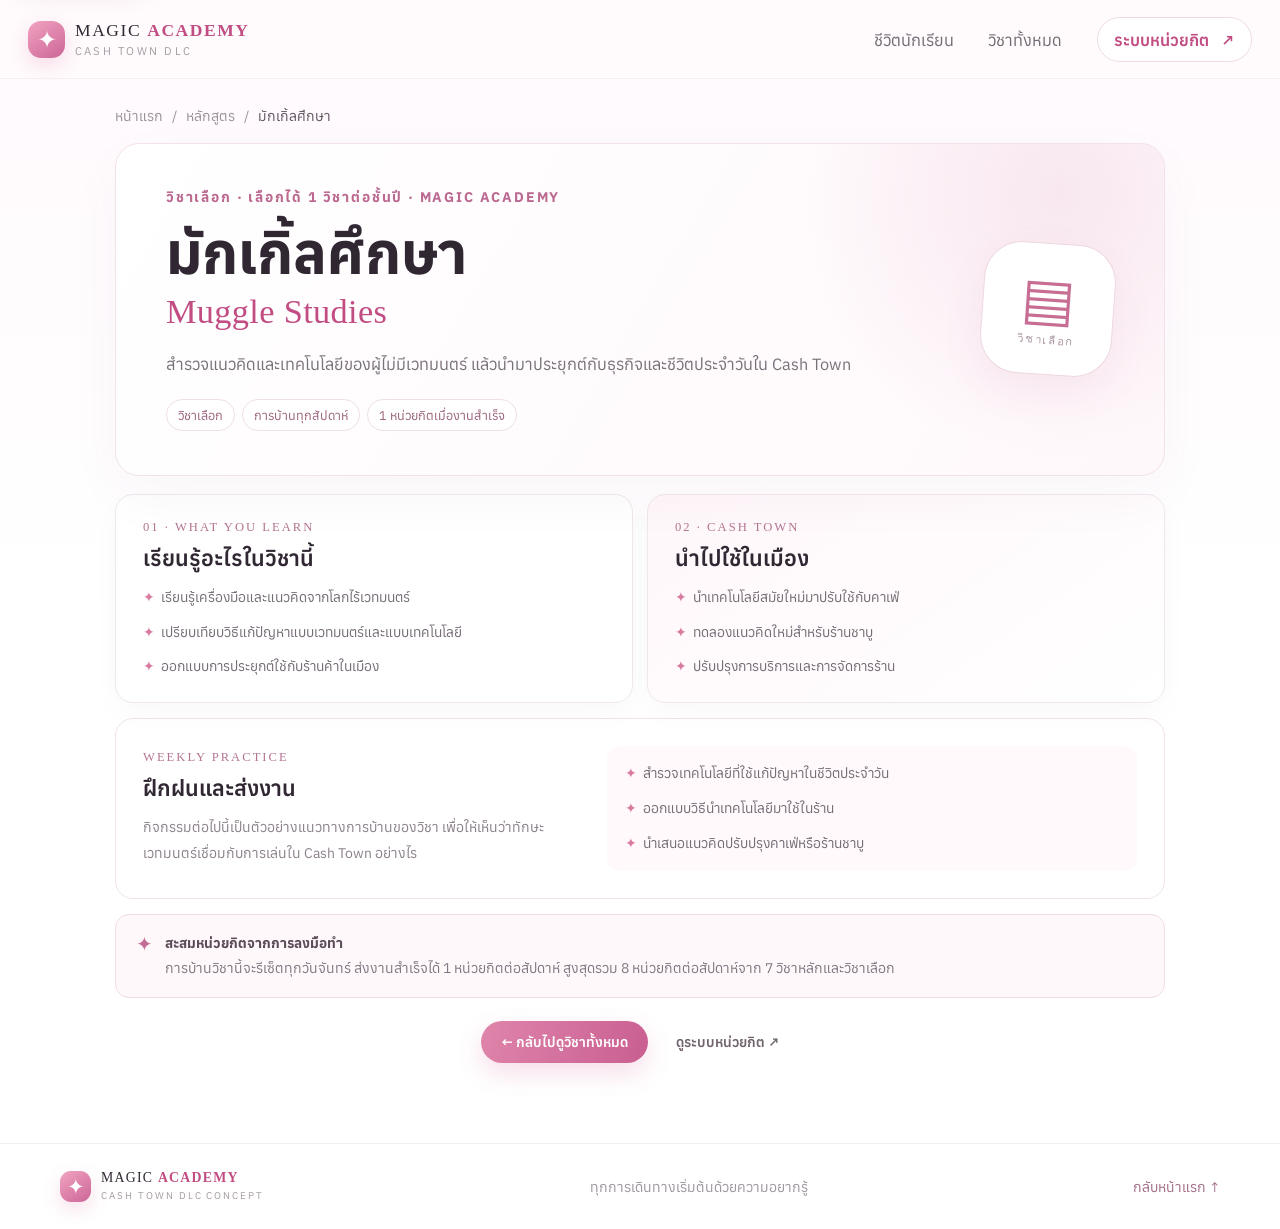
<file: subjects/muggle-studies.html>
<!doctype html>
<html lang="th">
  <head>
    <meta charset="utf-8">
    <meta name="viewport" content="width=device-width, initial-scale=1">
    <meta name="theme-color" content="#fff7fa">
    <meta name="description" content="สำรวจแนวคิดและเทคโนโลยีของผู้ไม่มีเวทมนตร์ แล้วนำมาประยุกต์กับธุรกิจและชีวิตประจำวันใน Cash Town">
    <title>มักเกิ้ลศึกษา &#183; Muggle Studies — Magic Academy</title>
    <link rel="preconnect" href="https://fonts.googleapis.com">
    <link rel="preconnect" href="https://fonts.gstatic.com" crossorigin>
    <link href="https://fonts.googleapis.com/css2?family=Anuphan:wght@400;500;600;700&display=swap" rel="stylesheet">
    <link rel="stylesheet" href="../styles.css?v=7">
    <script src="../script.js" defer></script>
  </head>
  <body>
    <a class="skip-link" href="#main">ข้ามไปยังเนื้อหา</a>
    <header class="site-header">
      <div class="nav-wrap">
        <a class="brand" href="../index.html#top" aria-label="Magic Academy หน้าแรก"><span class="brand-mark" aria-hidden="true">✦</span><span class="brand-name">MAGIC <b>ACADEMY</b><small>CASH TOWN DLC</small></span></a>
        <button class="menu-toggle" type="button" aria-expanded="false" aria-controls="site-nav" aria-label="เปิดเมนู">☰</button>
        <nav id="site-nav" class="site-nav" aria-label="เมนูหลัก">
          <a href="../index.html#journey">ชีวิตนักเรียน</a>
          <a href="../index.html#classes">วิชาทั้งหมด</a>
          <a class="nav-cta" href="../index.html#credits">ระบบหน่วยกิต <span aria-hidden="true">↗</span></a>
        </nav>
      </div>
    </header>
    <main id="main" class="subject-page">
      <div class="subject-page-shell">
        <nav class="subject-breadcrumb" aria-label="เส้นทางนำทาง"><a href="../index.html">หน้าแรก</a><span aria-hidden="true">/</span><a href="../index.html#classes">หลักสูตร</a><span aria-hidden="true">/</span><span aria-current="page">มักเกิ้ลศึกษา</span></nav>
        <section class="subject-hero">
          <div class="subject-hero-copy">
            <p class="eyebrow">วิชาเลือก · เลือกได้ 1 วิชาต่อชั้นปี · MAGIC ACADEMY</p>
            <h1>มักเกิ้ลศึกษา <small>Muggle Studies</small></h1>
            <p class="subject-lede">สำรวจแนวคิดและเทคโนโลยีของผู้ไม่มีเวทมนตร์ แล้วนำมาประยุกต์กับธุรกิจและชีวิตประจำวันใน Cash Town</p>
            <div class="subject-tags"><span>วิชาเลือก</span><span>การบ้านทุกสัปดาห์</span><span>1 หน่วยกิตเมื่องานสำเร็จ</span></div>
          </div>
          <div class="subject-symbol" aria-hidden="true"><span>▤</span><small>วิชาเลือก</small></div>
        </section>
        <section class="subject-detail-grid" aria-label="รายละเอียดรายวิชา">
          <article class="subject-info-card">
            <p class="detail-kicker">01 · WHAT YOU LEARN</p>
            <h2>เรียนรู้อะไรในวิชานี้</h2>
            <ul class="subject-bullets"><li>เรียนรู้เครื่องมือและแนวคิดจากโลกไร้เวทมนตร์</li>
<li>เปรียบเทียบวิธีแก้ปัญหาแบบเวทมนตร์และแบบเทคโนโลยี</li>
<li>ออกแบบการประยุกต์ใช้กับร้านค้าในเมือง</li></ul>
          </article>
          <article class="subject-info-card subject-info-tint">
            <p class="detail-kicker">02 · CASH TOWN</p>
            <h2>นำไปใช้ในเมือง</h2>
            <ul class="subject-bullets"><li>นำเทคโนโลยีสมัยใหม่มาปรับใช้กับคาเฟ่</li>
<li>ทดลองแนวคิดใหม่สำหรับร้านชาบู</li>
<li>ปรับปรุงการบริการและการจัดการร้าน</li></ul>
          </article>
        </section>
        
        <section class="subject-assignment">
          <div><p class="detail-kicker">WEEKLY PRACTICE</p><h2>ฝึกฝนและส่งงาน</h2><p>กิจกรรมต่อไปนี้เป็นตัวอย่างแนวทางการบ้านของวิชา เพื่อให้เห็นว่าทักษะเวทมนตร์เชื่อมกับการเล่นใน Cash Town อย่างไร</p></div>
          <ul class="subject-bullets"><li>สำรวจเทคโนโลยีที่ใช้แก้ปัญหาในชีวิตประจำวัน</li>
<li>ออกแบบวิธีนำเทคโนโลยีมาใช้ในร้าน</li>
<li>นำเสนอแนวคิดปรับปรุงคาเฟ่หรือร้านชาบู</li></ul>
        </section>
        <aside class="subject-credit-note"><span aria-hidden="true">✦</span><p><b>สะสมหน่วยกิตจากการลงมือทำ</b><br>การบ้านวิชานี้จะรีเซ็ตทุกวันจันทร์ ส่งงานสำเร็จได้ 1 หน่วยกิตต่อสัปดาห์ สูงสุดรวม 8 หน่วยกิตต่อสัปดาห์จาก 7 วิชาหลักและวิชาเลือก</p></aside>
        <div class="subject-page-actions"><a class="button button-primary" href="../index.html#classes">← กลับไปดูวิชาทั้งหมด</a><a class="button button-quiet" href="../index.html#credits">ดูระบบหน่วยกิต ↗</a></div>
      </div>
    </main>
    <footer class="site-footer"><div class="section-shell footer-inner"><a class="brand footer-brand" href="../index.html#top"><span class="brand-mark" aria-hidden="true">✦</span><span class="brand-name">MAGIC <b>ACADEMY</b><small>CASH TOWN DLC CONCEPT</small></span></a><p>ทุกการเดินทางเริ่มต้นด้วยความอยากรู้</p><a class="back-top" href="../index.html#top">กลับหน้าแรก ↑</a></div></footer>
  </body>
</html>
</file>
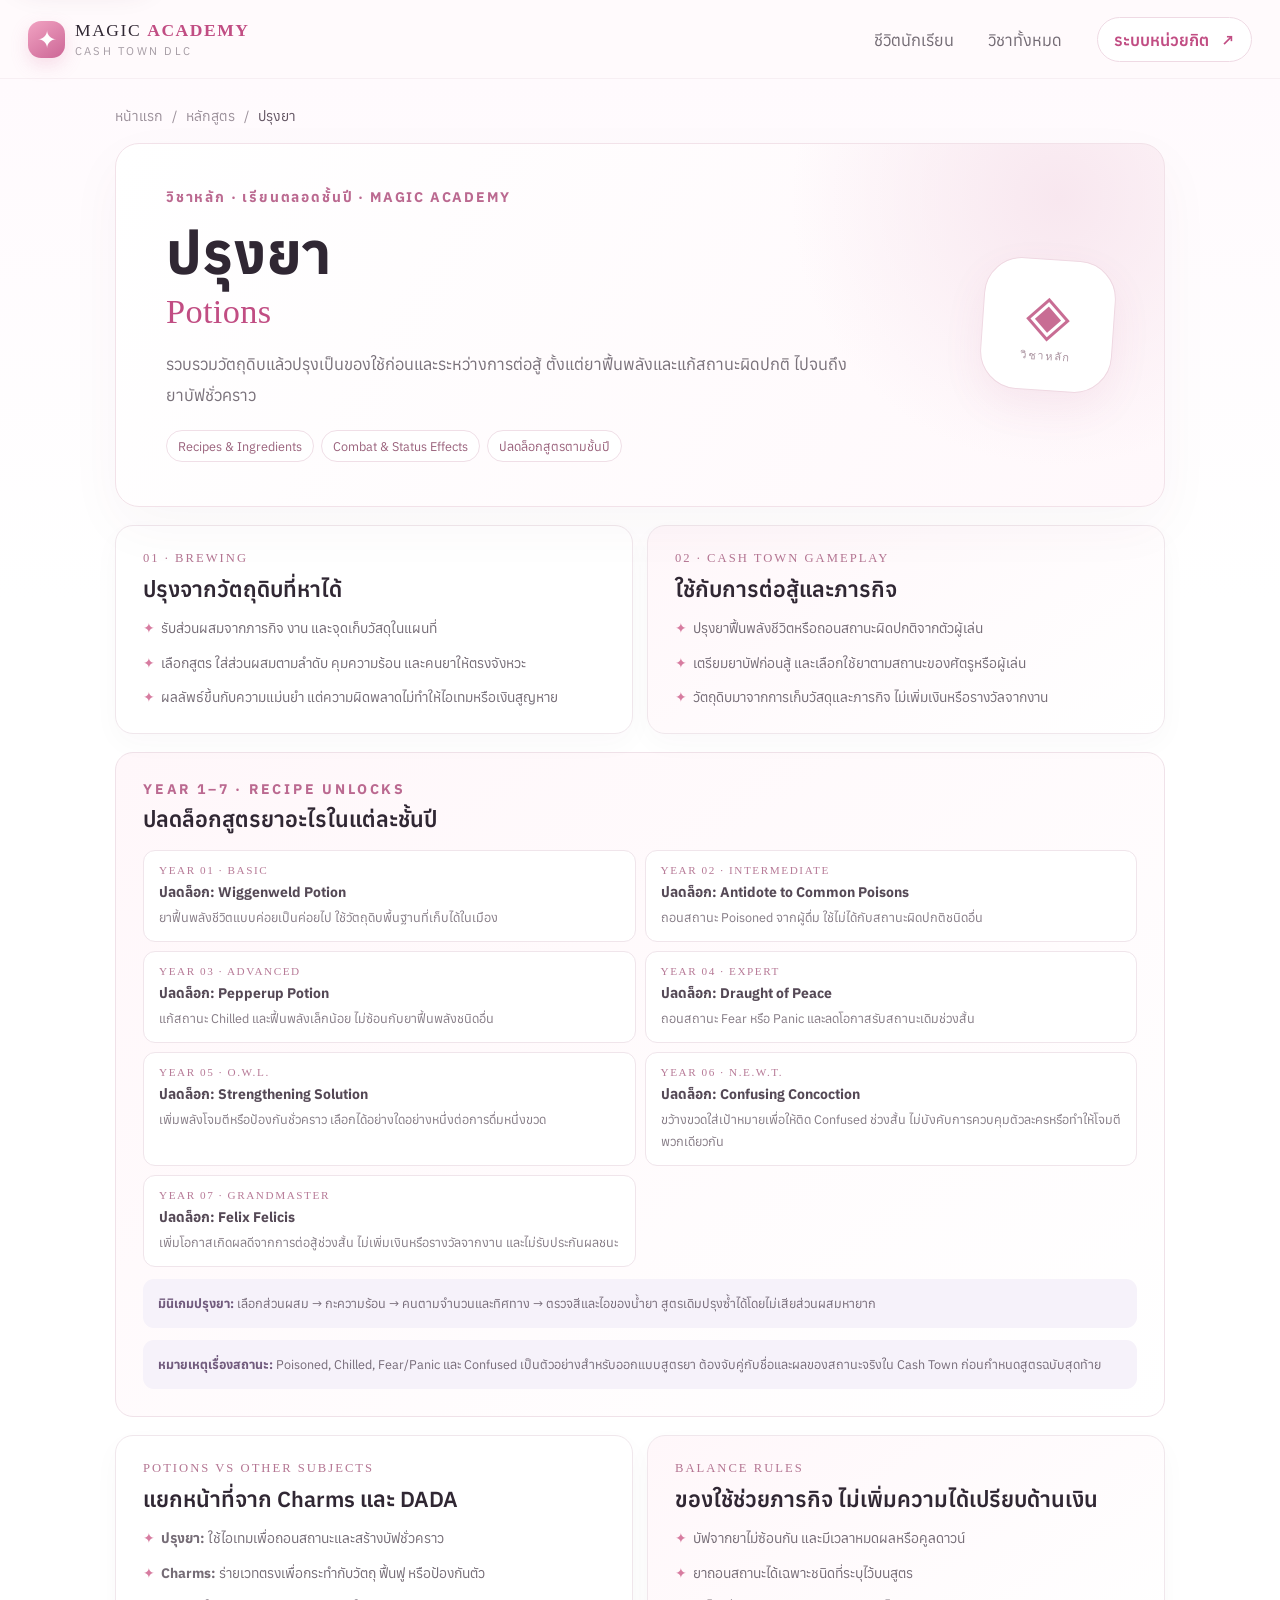
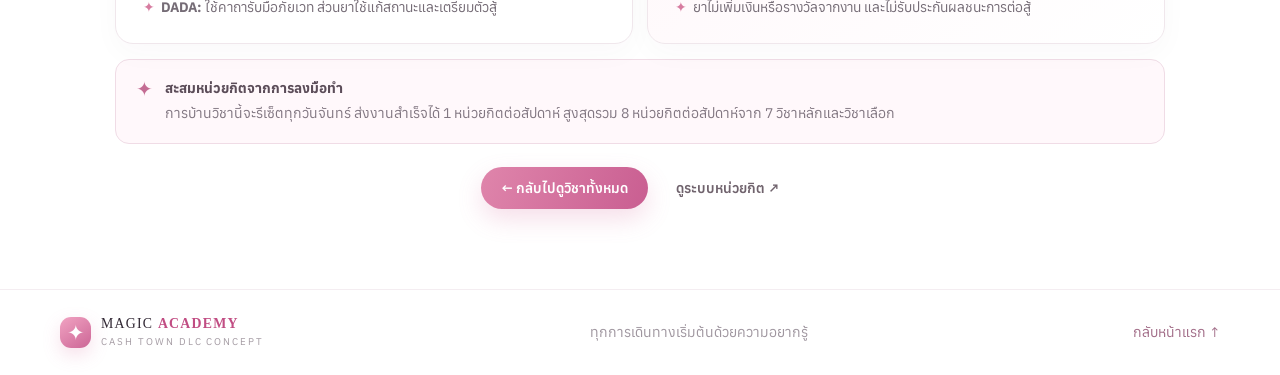
<file: subjects/potions.html>
<!doctype html>
<html lang="th">
  <head>
    <meta charset="utf-8">
    <meta name="viewport" content="width=device-width, initial-scale=1">
    <meta name="theme-color" content="#fff7fa">
    <meta name="description" content="หลักสูตรปรุงยา Cash Town Magic Academy ปลดล็อกสูตรยาฟื้นฟู แก้สถานะผิดปกติ และเพิ่มความพร้อมก่อนการต่อสู้">
    <title>ปรุงยา &#183; Potions — Magic Academy</title>
    <link rel="preconnect" href="https://fonts.googleapis.com">
    <link rel="preconnect" href="https://fonts.gstatic.com" crossorigin>
    <link href="https://fonts.googleapis.com/css2?family=Anuphan:wght@400;500;600;700&display=swap" rel="stylesheet">
    <link rel="stylesheet" href="../styles.css?v=7">
    <script src="../script.js" defer></script>
  </head>
  <body>
    <a class="skip-link" href="#main">ข้ามไปยังเนื้อหา</a>
    <header class="site-header">
      <div class="nav-wrap">
        <a class="brand" href="../index.html#top" aria-label="Magic Academy หน้าแรก"><span class="brand-mark" aria-hidden="true">✦</span><span class="brand-name">MAGIC <b>ACADEMY</b><small>CASH TOWN DLC</small></span></a>
        <button class="menu-toggle" type="button" aria-expanded="false" aria-controls="site-nav" aria-label="เปิดเมนู">☰</button>
        <nav id="site-nav" class="site-nav" aria-label="เมนูหลัก">
          <a href="../index.html#journey">ชีวิตนักเรียน</a>
          <a href="../index.html#classes">วิชาทั้งหมด</a>
          <a class="nav-cta" href="../index.html#credits">ระบบหน่วยกิต <span aria-hidden="true">↗</span></a>
        </nav>
      </div>
    </header>
    <main id="main" class="subject-page">
      <div class="subject-page-shell">
        <nav class="subject-breadcrumb" aria-label="เส้นทางนำทาง"><a href="../index.html">หน้าแรก</a><span aria-hidden="true">/</span><a href="../index.html#classes">หลักสูตร</a><span aria-hidden="true">/</span><span aria-current="page">ปรุงยา</span></nav>
        <section class="subject-hero">
          <div class="subject-hero-copy">
            <p class="eyebrow">วิชาหลัก · เรียนตลอดชั้นปี · MAGIC ACADEMY</p>
            <h1>ปรุงยา <small>Potions</small></h1>
            <p class="subject-lede">รวบรวมวัตถุดิบแล้วปรุงเป็นของใช้ก่อนและระหว่างการต่อสู้ ตั้งแต่ยาฟื้นพลังและแก้สถานะผิดปกติ ไปจนถึงยาบัฟชั่วคราว</p>
            <div class="subject-tags"><span>Recipes &amp; Ingredients</span><span>Combat &amp; Status Effects</span><span>ปลดล็อกสูตรตามชั้นปี</span></div>
          </div>
          <div class="subject-symbol" aria-hidden="true"><span>◈</span><small>วิชาหลัก</small></div>
        </section>
        <section class="subject-detail-grid" aria-label="รายละเอียดรายวิชา">
          <article class="subject-info-card">
            <p class="detail-kicker">01 · BREWING</p>
            <h2>ปรุงจากวัตถุดิบที่หาได้</h2>
            <ul class="subject-bullets">
              <li>รับส่วนผสมจากภารกิจ งาน และจุดเก็บวัสดุในแผนที่</li>
              <li>เลือกสูตร ใส่ส่วนผสมตามลำดับ คุมความร้อน และคนยาให้ตรงจังหวะ</li>
              <li>ผลลัพธ์ขึ้นกับความแม่นยำ แต่ความผิดพลาดไม่ทำให้ไอเทมหรือเงินสูญหาย</li>
            </ul>
          </article>
          <article class="subject-info-card subject-info-tint">
            <p class="detail-kicker">02 · CASH TOWN GAMEPLAY</p>
            <h2>ใช้กับการต่อสู้และภารกิจ</h2>
            <ul class="subject-bullets">
              <li>ปรุงยาฟื้นพลังชีวิตหรือถอนสถานะผิดปกติจากตัวผู้เล่น</li>
              <li>เตรียมยาบัฟก่อนสู้ และเลือกใช้ยาตามสถานะของศัตรูหรือผู้เล่น</li>
              <li>วัตถุดิบมาจากการเก็บวัสดุและภารกิจ ไม่เพิ่มเงินหรือรางวัลจากงาน</li>
            </ul>
          </article>
        </section>

        <section class="subject-progression">
          <p class="eyebrow">YEAR 1–7 · RECIPE UNLOCKS</p>
          <h2>ปลดล็อกสูตรยาอะไรในแต่ละชั้นปี</h2>
          <ul class="progression-grid">
            <li><span>YEAR 01 · BASIC</span><b>ปลดล็อก: Wiggenweld Potion</b><p>ยาฟื้นพลังชีวิตแบบค่อยเป็นค่อยไป ใช้วัตถุดิบพื้นฐานที่เก็บได้ในเมือง</p></li>
            <li><span>YEAR 02 · INTERMEDIATE</span><b>ปลดล็อก: Antidote to Common Poisons</b><p>ถอนสถานะ Poisoned จากผู้ดื่ม ใช้ไม่ได้กับสถานะผิดปกติชนิดอื่น</p></li>
            <li><span>YEAR 03 · ADVANCED</span><b>ปลดล็อก: Pepperup Potion</b><p>แก้สถานะ Chilled และฟื้นพลังเล็กน้อย ไม่ซ้อนกับยาฟื้นพลังชนิดอื่น</p></li>
            <li><span>YEAR 04 · EXPERT</span><b>ปลดล็อก: Draught of Peace</b><p>ถอนสถานะ Fear หรือ Panic และลดโอกาสรับสถานะเดิมช่วงสั้น</p></li>
            <li><span>YEAR 05 · O.W.L.</span><b>ปลดล็อก: Strengthening Solution</b><p>เพิ่มพลังโจมตีหรือป้องกันชั่วคราว เลือกได้อย่างใดอย่างหนึ่งต่อการดื่มหนึ่งขวด</p></li>
            <li><span>YEAR 06 · N.E.W.T.</span><b>ปลดล็อก: Confusing Concoction</b><p>ขว้างขวดใส่เป้าหมายเพื่อให้ติด Confused ช่วงสั้น ไม่บังคับการควบคุมตัวละครหรือทำให้โจมตีพวกเดียวกัน</p></li>
            <li><span>YEAR 07 · GRANDMASTER</span><b>ปลดล็อก: Felix Felicis</b><p>เพิ่มโอกาสเกิดผลดีจากการต่อสู้ช่วงสั้น ไม่เพิ่มเงินหรือรางวัลจากงาน และไม่รับประกันผลชนะ</p></li>
          </ul>
          <div class="subject-minigame"><b>มินิเกมปรุงยา:</b> เลือกส่วนผสม → กะความร้อน → คนตามจำนวนและทิศทาง → ตรวจสีและไอของน้ำยา สูตรเดิมปรุงซ้ำได้โดยไม่เสียส่วนผสมหายาก</div>
          <div class="subject-minigame"><b>หมายเหตุเรื่องสถานะ:</b> Poisoned, Chilled, Fear/Panic และ Confused เป็นตัวอย่างสำหรับออกแบบสูตรยา ต้องจับคู่กับชื่อและผลของสถานะจริงใน Cash Town ก่อนกำหนดสูตรฉบับสุดท้าย</div>
        </section>

        <section class="subject-detail-grid" aria-label="ขอบเขตและการแยกวิชา">
          <article class="subject-info-card">
            <p class="detail-kicker">POTIONS VS OTHER SUBJECTS</p>
            <h2>แยกหน้าที่จาก Charms และ DADA</h2>
            <ul class="subject-bullets">
              <li><b>ปรุงยา:</b> ใช้ไอเทมเพื่อถอนสถานะและสร้างบัฟชั่วคราว</li>
              <li><b>Charms:</b> ร่ายเวทตรงเพื่อกระทำกับวัตถุ ฟื้นฟู หรือป้องกันตัว</li>
              <li><b>DADA:</b> ใช้คาถารับมือภัยเวท ส่วนยาใช้แก้สถานะและเตรียมตัวสู้</li>
            </ul>
          </article>
          <article class="subject-info-card subject-info-tint">
            <p class="detail-kicker">BALANCE RULES</p>
            <h2>ของใช้ช่วยภารกิจ ไม่เพิ่มความได้เปรียบด้านเงิน</h2>
            <ul class="subject-bullets">
              <li>บัฟจากยาไม่ซ้อนกัน และมีเวลาหมดผลหรือคูลดาวน์</li>
              <li>ยาถอนสถานะได้เฉพาะชนิดที่ระบุไว้บนสูตร</li>
              <li>ยาไม่เพิ่มเงินหรือรางวัลจากงาน และไม่รับประกันผลชนะการต่อสู้</li>
            </ul>
          </article>
        </section>
        <aside class="subject-credit-note"><span aria-hidden="true">✦</span><p><b>สะสมหน่วยกิตจากการลงมือทำ</b><br>การบ้านวิชานี้จะรีเซ็ตทุกวันจันทร์ ส่งงานสำเร็จได้ 1 หน่วยกิตต่อสัปดาห์ สูงสุดรวม 8 หน่วยกิตต่อสัปดาห์จาก 7 วิชาหลักและวิชาเลือก</p></aside>
        <div class="subject-page-actions"><a class="button button-primary" href="../index.html#classes">← กลับไปดูวิชาทั้งหมด</a><a class="button button-quiet" href="../index.html#credits">ดูระบบหน่วยกิต ↗</a></div>
      </div>
    </main>
    <footer class="site-footer"><div class="section-shell footer-inner"><a class="brand footer-brand" href="../index.html#top"><span class="brand-mark" aria-hidden="true">✦</span><span class="brand-name">MAGIC <b>ACADEMY</b><small>CASH TOWN DLC CONCEPT</small></span></a><p>ทุกการเดินทางเริ่มต้นด้วยความอยากรู้</p><a class="back-top" href="../index.html#top">กลับหน้าแรก ↑</a></div></footer>
  </body>
</html>
</file>
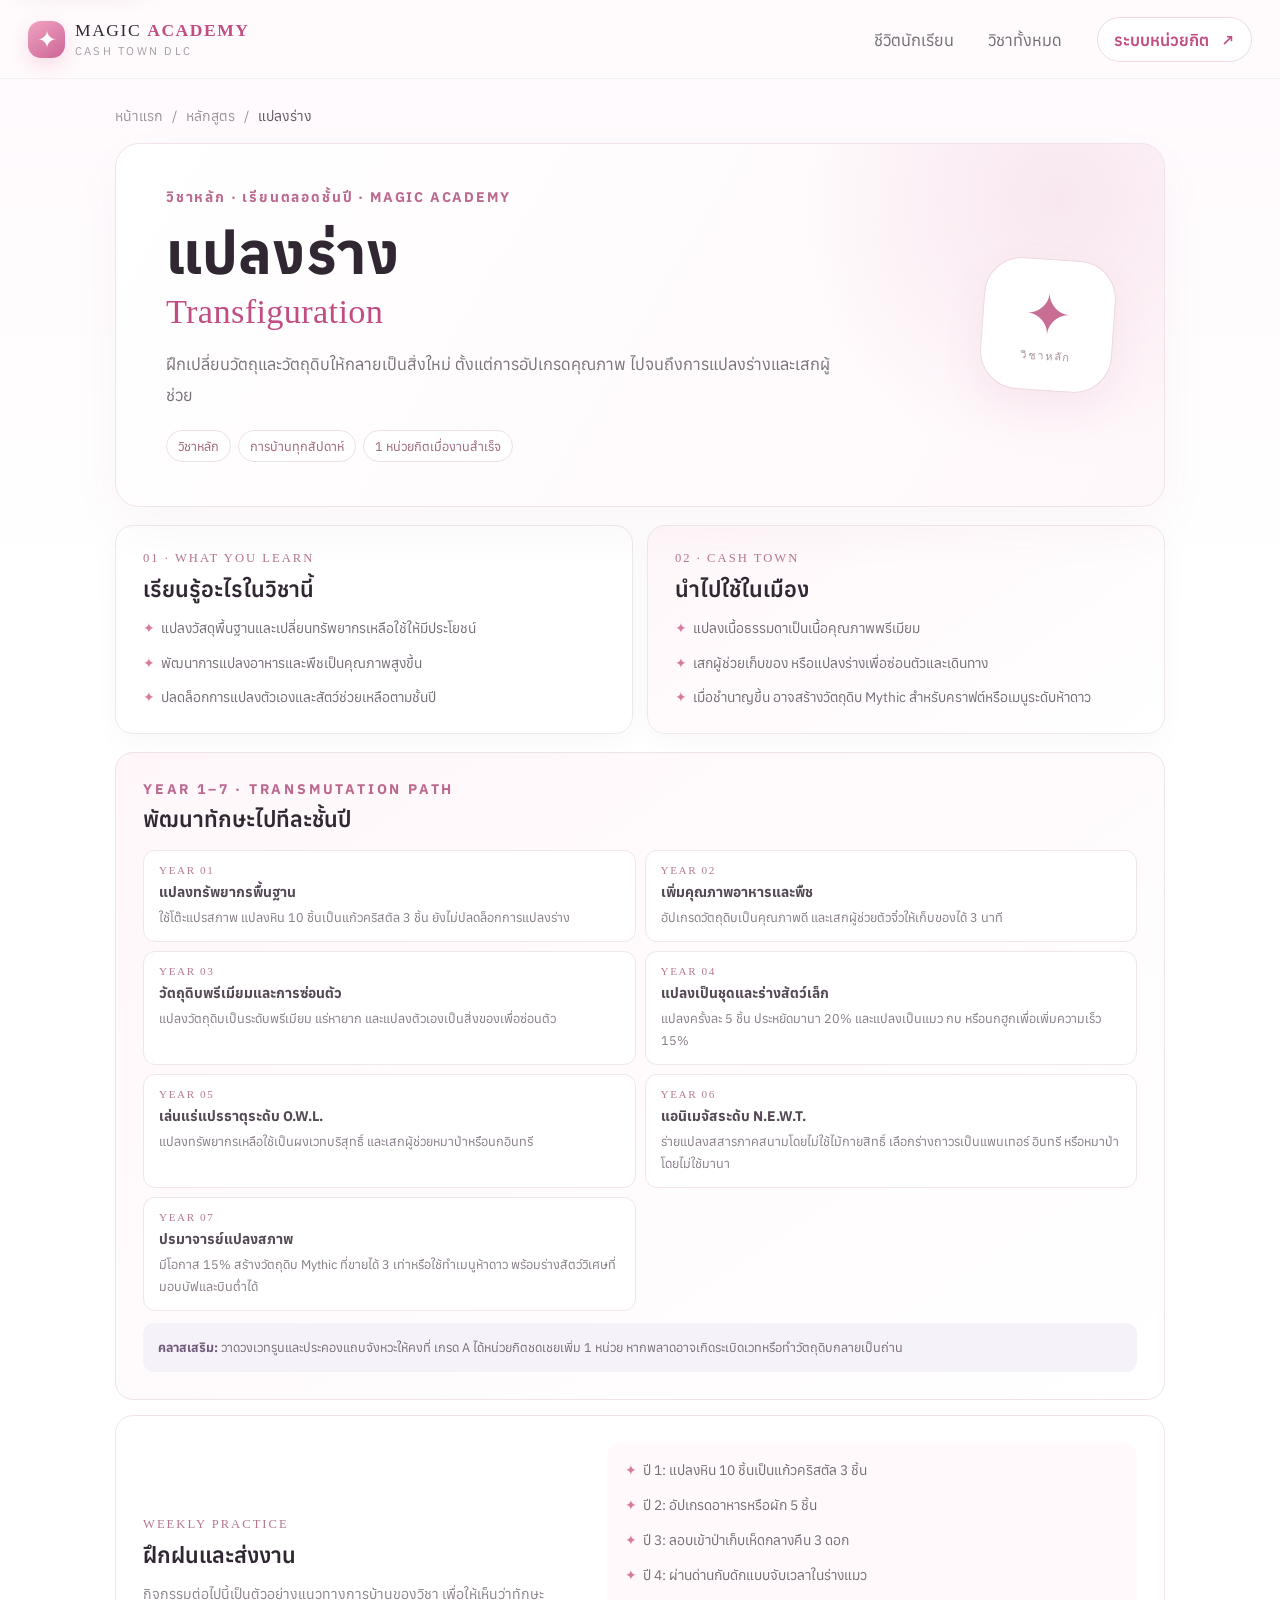
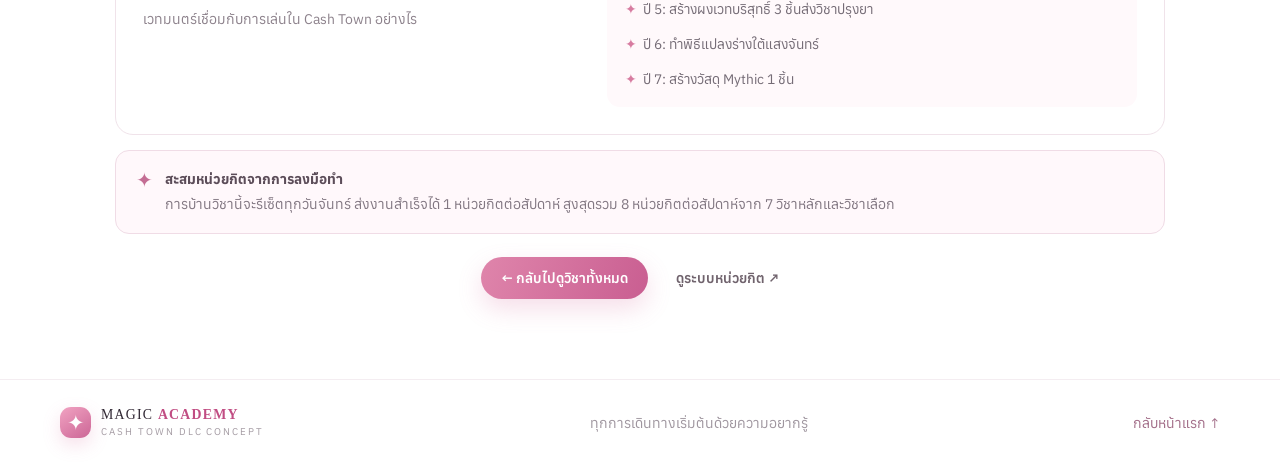
<file: subjects/transfiguration.html>
<!doctype html>
<html lang="th">
  <head>
    <meta charset="utf-8">
    <meta name="viewport" content="width=device-width, initial-scale=1">
    <meta name="theme-color" content="#fff7fa">
    <meta name="description" content="ฝึกเปลี่ยนวัตถุและวัตถุดิบให้กลายเป็นสิ่งใหม่ ตั้งแต่การอัปเกรดคุณภาพ ไปจนถึงการแปลงร่างและเสกผู้ช่วย">
    <title>แปลงร่าง &#183; Transfiguration — Magic Academy</title>
    <link rel="preconnect" href="https://fonts.googleapis.com">
    <link rel="preconnect" href="https://fonts.gstatic.com" crossorigin>
    <link href="https://fonts.googleapis.com/css2?family=Anuphan:wght@400;500;600;700&display=swap" rel="stylesheet">
    <link rel="stylesheet" href="../styles.css?v=7">
    <script src="../script.js" defer></script>
  </head>
  <body>
    <a class="skip-link" href="#main">ข้ามไปยังเนื้อหา</a>
    <header class="site-header">
      <div class="nav-wrap">
        <a class="brand" href="../index.html#top" aria-label="Magic Academy หน้าแรก"><span class="brand-mark" aria-hidden="true">✦</span><span class="brand-name">MAGIC <b>ACADEMY</b><small>CASH TOWN DLC</small></span></a>
        <button class="menu-toggle" type="button" aria-expanded="false" aria-controls="site-nav" aria-label="เปิดเมนู">☰</button>
        <nav id="site-nav" class="site-nav" aria-label="เมนูหลัก">
          <a href="../index.html#journey">ชีวิตนักเรียน</a>
          <a href="../index.html#classes">วิชาทั้งหมด</a>
          <a class="nav-cta" href="../index.html#credits">ระบบหน่วยกิต <span aria-hidden="true">↗</span></a>
        </nav>
      </div>
    </header>
    <main id="main" class="subject-page">
      <div class="subject-page-shell">
        <nav class="subject-breadcrumb" aria-label="เส้นทางนำทาง"><a href="../index.html">หน้าแรก</a><span aria-hidden="true">/</span><a href="../index.html#classes">หลักสูตร</a><span aria-hidden="true">/</span><span aria-current="page">แปลงร่าง</span></nav>
        <section class="subject-hero">
          <div class="subject-hero-copy">
            <p class="eyebrow">วิชาหลัก · เรียนตลอดชั้นปี · MAGIC ACADEMY</p>
            <h1>แปลงร่าง <small>Transfiguration</small></h1>
            <p class="subject-lede">ฝึกเปลี่ยนวัตถุและวัตถุดิบให้กลายเป็นสิ่งใหม่ ตั้งแต่การอัปเกรดคุณภาพ ไปจนถึงการแปลงร่างและเสกผู้ช่วย</p>
            <div class="subject-tags"><span>วิชาหลัก</span><span>การบ้านทุกสัปดาห์</span><span>1 หน่วยกิตเมื่องานสำเร็จ</span></div>
          </div>
          <div class="subject-symbol" aria-hidden="true"><span>✦</span><small>วิชาหลัก</small></div>
        </section>
        <section class="subject-detail-grid" aria-label="รายละเอียดรายวิชา">
          <article class="subject-info-card">
            <p class="detail-kicker">01 · WHAT YOU LEARN</p>
            <h2>เรียนรู้อะไรในวิชานี้</h2>
            <ul class="subject-bullets"><li>แปลงวัสดุพื้นฐานและเปลี่ยนทรัพยากรเหลือใช้ให้มีประโยชน์</li>
<li>พัฒนาการแปลงอาหารและพืชเป็นคุณภาพสูงขึ้น</li>
<li>ปลดล็อกการแปลงตัวเองและสัตว์ช่วยเหลือตามชั้นปี</li></ul>
          </article>
          <article class="subject-info-card subject-info-tint">
            <p class="detail-kicker">02 · CASH TOWN</p>
            <h2>นำไปใช้ในเมือง</h2>
            <ul class="subject-bullets"><li>แปลงเนื้อธรรมดาเป็นเนื้อคุณภาพพรีเมียม</li>
<li>เสกผู้ช่วยเก็บของ หรือแปลงร่างเพื่อซ่อนตัวและเดินทาง</li>
<li>เมื่อชำนาญขึ้น อาจสร้างวัตถุดิบ Mythic สำหรับคราฟต์หรือเมนูระดับห้าดาว</li></ul>
          </article>
        </section>
        <section class="subject-progression">
  <p class="eyebrow">YEAR 1–7 · TRANSMUTATION PATH</p>
  <h2>พัฒนาทักษะไปทีละชั้นปี</h2>
  <ol class="progression-grid">
    <li><span>YEAR 01</span><b>แปลงทรัพยากรพื้นฐาน</b><p>ใช้โต๊ะแปรสภาพ แปลงหิน 10 ชิ้นเป็นแก้วคริสตัล 3 ชิ้น ยังไม่ปลดล็อกการแปลงร่าง</p></li>
    <li><span>YEAR 02</span><b>เพิ่มคุณภาพอาหารและพืช</b><p>อัปเกรดวัตถุดิบเป็นคุณภาพดี และเสกผู้ช่วยตัวจิ๋วให้เก็บของได้ 3 นาที</p></li>
    <li><span>YEAR 03</span><b>วัตถุดิบพรีเมียมและการซ่อนตัว</b><p>แปลงวัตถุดิบเป็นระดับพรีเมียม แร่หายาก และแปลงตัวเองเป็นสิ่งของเพื่อซ่อนตัว</p></li>
    <li><span>YEAR 04</span><b>แปลงเป็นชุดและร่างสัตว์เล็ก</b><p>แปลงครั้งละ 5 ชิ้น ประหยัดมานา 20% และแปลงเป็นแมว กบ หรือนกฮูกเพื่อเพิ่มความเร็ว 15%</p></li>
    <li><span>YEAR 05</span><b>เล่นแร่แปรธาตุระดับ O.W.L.</b><p>แปลงทรัพยากรเหลือใช้เป็นผงเวทบริสุทธิ์ และเสกผู้ช่วยหมาป่าหรือนกอินทรี</p></li>
    <li><span>YEAR 06</span><b>แอนิเมจัสระดับ N.E.W.T.</b><p>ร่ายแปลงสสารภาคสนามโดยไม่ใช้ไม้กายสิทธิ์ เลือกร่างถาวรเป็นแพนเทอร์ อินทรี หรือหมาป่า โดยไม่ใช้มานา</p></li>
    <li><span>YEAR 07</span><b>ปรมาจารย์แปลงสภาพ</b><p>มีโอกาส 15% สร้างวัตถุดิบ Mythic ที่ขายได้ 3 เท่าหรือใช้ทำเมนูห้าดาว พร้อมร่างสัตว์วิเศษที่มอบบัฟและบินต่ำได้</p></li>
  </ol>
  <p class="subject-minigame"><b>คลาสเสริม:</b> วาดวงเวทรูนและประคองแถบจังหวะให้คงที่ เกรด A ได้หน่วยกิตชดเชยเพิ่ม 1 หน่วย หากพลาดอาจเกิดระเบิดเวทหรือทำวัตถุดิบกลายเป็นถ่าน</p>
</section>
        <section class="subject-assignment">
          <div><p class="detail-kicker">WEEKLY PRACTICE</p><h2>ฝึกฝนและส่งงาน</h2><p>กิจกรรมต่อไปนี้เป็นตัวอย่างแนวทางการบ้านของวิชา เพื่อให้เห็นว่าทักษะเวทมนตร์เชื่อมกับการเล่นใน Cash Town อย่างไร</p></div>
          <ul class="subject-bullets"><li>ปี 1: แปลงหิน 10 ชิ้นเป็นแก้วคริสตัล 3 ชิ้น</li>
<li>ปี 2: อัปเกรดอาหารหรือผัก 5 ชิ้น</li>
<li>ปี 3: ลอบเข้าป่าเก็บเห็ดกลางคืน 3 ดอก</li>
<li>ปี 4: ผ่านด่านกับดักแบบจับเวลาในร่างแมว</li>
<li>ปี 5: สร้างผงเวทบริสุทธิ์ 3 ชิ้นส่งวิชาปรุงยา</li>
<li>ปี 6: ทำพิธีแปลงร่างใต้แสงจันทร์</li>
<li>ปี 7: สร้างวัสดุ Mythic 1 ชิ้น</li></ul>
        </section>
        <aside class="subject-credit-note"><span aria-hidden="true">✦</span><p><b>สะสมหน่วยกิตจากการลงมือทำ</b><br>การบ้านวิชานี้จะรีเซ็ตทุกวันจันทร์ ส่งงานสำเร็จได้ 1 หน่วยกิตต่อสัปดาห์ สูงสุดรวม 8 หน่วยกิตต่อสัปดาห์จาก 7 วิชาหลักและวิชาเลือก</p></aside>
        <div class="subject-page-actions"><a class="button button-primary" href="../index.html#classes">← กลับไปดูวิชาทั้งหมด</a><a class="button button-quiet" href="../index.html#credits">ดูระบบหน่วยกิต ↗</a></div>
      </div>
    </main>
    <footer class="site-footer"><div class="section-shell footer-inner"><a class="brand footer-brand" href="../index.html#top"><span class="brand-mark" aria-hidden="true">✦</span><span class="brand-name">MAGIC <b>ACADEMY</b><small>CASH TOWN DLC CONCEPT</small></span></a><p>ทุกการเดินทางเริ่มต้นด้วยความอยากรู้</p><a class="back-top" href="../index.html#top">กลับหน้าแรก ↑</a></div></footer>
  </body>
</html>
</file>
<file: styles.css>
:root {
  --ink: #302733;
  --muted: #77717a;
  --pink: #d96b9c;
  --pink-deep: #c14d83;
  --pink-soft: #fdebf2;
  --line: #f0e8ed;
  --paper: #fff;
  --wash: #fff8fb;
  --serif: Georgia, "Times New Roman", serif;
  font-family: "Anuphan", "Noto Sans Thai", sans-serif;
  color: var(--ink);
  background: var(--paper);
  scroll-behavior: smooth;
  scroll-padding-top: 90px;
}

* { box-sizing: border-box; }
body { margin: 0; min-width: 320px; background: var(--paper); color: var(--ink); }
a { color: inherit; text-decoration: none; }
button, input { font: inherit; }
.section-shell { width: min(1160px, calc(100% - 56px)); margin-inline: auto; }
.section-space { padding-block: 104px; }
.skip-link { position: absolute; top: -60px; left: 16px; z-index: 50; padding: 10px 16px; border-radius: 99px; background: #fff; color: var(--pink-deep); box-shadow: 0 8px 30px #56243c22; }
.skip-link:focus { top: 12px; }

.site-header { position: sticky; top: 0; z-index: 30; border-bottom: 1px solid #f5edf1cc; background: #fffafcde; backdrop-filter: blur(18px); }
.nav-wrap { width: min(1260px, calc(100% - 56px)); min-height: 78px; margin: auto; display: flex; align-items: center; justify-content: space-between; gap: 30px; }
.brand { display: inline-flex; align-items: center; gap: 10px; flex: 0 0 auto; }
.brand-mark { display: grid; width: 37px; height: 37px; place-items: center; border-radius: 13px; color: #fff; background: linear-gradient(145deg, #f1a3c2, #cc6696); font-size: 24.2px; box-shadow: 0 7px 18px #d96b9c35; }
.brand-name { font-family: var(--serif); font-size: 17.5px; letter-spacing: .09em; line-height: 1.08; }
.brand-name b { color: var(--pink-deep); font-weight: 600; }
.brand-name small { display: block; margin-top: 5px; color: #a49ba3; font-family: "Anuphan", sans-serif; font-size: 11.2px; letter-spacing: .2em; }
.site-nav { display: flex; align-items: center; gap: clamp(17px, 2.7vw, 36px); color: #736b74; font-size: 16.3px; }
.site-nav > a:not(.nav-cta) { transition: color .2s; }
.site-nav > a:not(.nav-cta):hover { color: var(--pink-deep); }
.nav-cta { padding: 11px 16px; border: 1px solid #efdae4; border-radius: 999px; color: var(--pink-deep); background: #fff; font-weight: 600; }
.nav-cta span { margin-left: 8px; }
.menu-toggle { display: none; border: 0; background: none; color: var(--pink-deep); font-size: 26.4px; cursor: pointer; }

.hero { position: relative; display: grid; grid-template-columns: 1.02fr .98fr; align-items: center; min-height: 590px; padding-top: 57px; padding-bottom: 86px; }
.hero::before { position: absolute; z-index: -1; top: 0; right: 0; bottom: 65px; left: 35%; border-radius: 0 0 0 120px; background: radial-gradient(ellipse at 77% 28%, #fce4ee 0, #fff4f8 36%, #fff 78%); content: ""; }
.hero-copy { position: relative; z-index: 1; padding: 18px 0 0 8px; }
.eyebrow { margin: 0 0 16px; color: #bb6990; font-size: 14px; font-weight: 700; letter-spacing: .2em; }
.eyebrow-dot { display: inline-block; width: 7px; height: 7px; margin-right: 7px; border-radius: 50%; background: #e899b8; box-shadow: 0 0 0 4px #fae2ec; vertical-align: 1px; }
h1, h2, h3, p { margin-top: 0; }
.hero h1 { margin: 0; font-size: clamp(46.2px, 6.2vw, 80.3px); font-weight: 600; letter-spacing: -.045em; line-height: 1.08; }
.hero h1 span { color: var(--pink-deep); font-family: var(--serif); font-size: 1em; font-weight: 500; letter-spacing: -.025em; }
.hero-lede { max-width: 460px; margin: 23px 0 26px; color: #77717a; font-size: 17.3px; line-height: 1.95; }
.hero-actions { display: flex; align-items: center; flex-wrap: wrap; gap: 12px; }
.button { display: inline-flex; align-items: center; justify-content: center; gap: 13px; min-height: 48px; padding: 0 20px; border-radius: 999px; font-size: 16.3px; font-weight: 600; transition: transform .2s, box-shadow .2s, background .2s; }
.button:hover { transform: translateY(-2px); }
.button-primary { color: #fff; background: linear-gradient(110deg, #df85ab, #c95e91); box-shadow: 0 10px 24px #d76d9d3a; }
.button-primary:hover { box-shadow: 0 13px 26px #d76d9d55; }
.button-quiet { color: #70636d; }
.button-quiet:hover { background: #fff; }
.hero-proof { display: flex; align-items: center; gap: 11px; margin-top: 31px; color: #918891; font-size: 13.8px; }
.proof-stars { color: #db91ac; letter-spacing: 2px; }

.hero-art { position: relative; min-height: 455px; display: grid; place-items: center; }
.orbit { position: absolute; border: 1px solid #e8b8cb71; border-radius: 50%; transform: rotate(-27deg); }
.orbit-one { width: 390px; height: 220px; }
.orbit-two { width: 330px; height: 420px; transform: rotate(39deg); }
.school-illustration { position: relative; width: 365px; height: 352px; overflow: hidden; border: 1px solid #f5dbe6; border-radius: 49% 49% 28px 28px; background: linear-gradient(170deg, #fdebf3 0, #fff6fa 59%, #f4e5ed 100%); box-shadow: 0 30px 80px #5c304318; }
.moon-disc { position: absolute; top: 40px; left: 128px; width: 112px; height: 112px; border: 1px solid #f5d2e0; border-radius: 50%; background: #fff7fa; box-shadow: 0 0 0 14px #fff7fa55, 0 0 55px #df8db243; }
.moon-disc::after { position: absolute; top: 18px; right: 19px; width: 12px; height: 12px; border-radius: 50%; background: #e9abc3; box-shadow: -32px 25px 0 -3px #edc5d5, 9px 46px 0 -4px #e8a9c0; content: ""; }
.school-hill { position: absolute; bottom: -60px; left: -10%; width: 120%; height: 170px; border-radius: 50% 50% 0 0; background: linear-gradient(180deg, #e6c8d6, #d9b6c8); }
.school-hill::before { position: absolute; top: 21px; left: 4%; width: 92%; height: 150px; border-radius: 50% 50% 0 0; background: #efd9e3; content: ""; }
.school-building { position: absolute; z-index: 2; right: 30px; bottom: 25px; left: 30px; height: 225px; }
.building-body { position: absolute; right: 34px; bottom: 0; left: 34px; height: 142px; border: 1px solid #bd7798; border-bottom: 0; border-radius: 4px 4px 0 0; background: linear-gradient(90deg, #cb90aa, #e2b7c9 50%, #ca8ba8); }
.roof { position: absolute; z-index: 1; bottom: 134px; left: 50%; width: 170px; height: 70px; background: #995f80; clip-path: polygon(50% 0, 100% 100%, 0 100%); transform: translateX(-50%); }
.roof-main::after { position: absolute; top: 18px; left: 50%; width: 1px; height: 44px; background: #efcbd9; content: ""; }
.roof-wing-left { bottom: 105px; left: 40px; width: 74px; height: 45px; background: #ae6f8e; }
.roof-wing-right { bottom: 105px; right: 40px; left: auto; width: 74px; height: 45px; background: #ae6f8e; transform: none; }
.tower { position: absolute; z-index: 2; bottom: 100px; width: 45px; height: 118px; border: 1px solid #bd7897; background: linear-gradient(90deg, #d194ae, #e5bacb); }
.tower-left { left: 29px; }.tower-right { right: 29px; height: 136px; }
.tower::before { position: absolute; top: -40px; left: -5px; width: 54px; height: 44px; background: #925875; clip-path: polygon(50% 0, 100% 100%, 0 100%); content: ""; }
.tower i, .tower b { position: absolute; top: 19px; left: 15px; width: 14px; height: 25px; border: 1px solid #fff1f6; border-radius: 50% 50% 2px 2px; background: #ffe9f1; }
.tower b { top: 63px; height: 22px; }
.window-row { position: absolute; top: 22px; right: 10px; left: 10px; display: flex; justify-content: space-between; }
.window-row i { width: 16px; height: 26px; border: 1px solid #fff0f6; border-radius: 50% 50% 2px 2px; background: linear-gradient(#fff2f6, #f1bbd0); }
.window-row.lower { top: 68px; right: 18px; left: 18px; }
.window-row.lower i { height: 22px; }
.door { position: absolute; bottom: 0; left: 50%; width: 34px; height: 57px; border: 1px solid #fff1f6; border-bottom: 0; border-radius: 18px 18px 0 0; background: #754b65; transform: translateX(-50%); }
.art-caption { position: absolute; z-index: 4; right: 16px; bottom: 14px; left: 16px; display: flex; align-items: center; gap: 10px; padding: 11px 14px; border: 1px solid #fff; border-radius: 14px; background: #fffdfdef; box-shadow: 0 9px 28px #60334815; }
.caption-icon { display: grid; width: 30px; height: 30px; place-items: center; border-radius: 10px; color: var(--pink-deep); background: #fcebf2; font-size: 19.5px; }
.art-caption b, .art-caption small { display: block; }.art-caption b { font-size: 13.8px; }.art-caption small { margin-top: 2px; color: #968d95; font-size: 12.6px; }.caption-arrow { margin-left: auto; color: #cb7198; }
.spark { position: absolute; z-index: 2; color: #d98eb0; }.spark-a { top: 63px; left: 81px; font-size: 26.4px; }.spark-b { top: 133px; right: 39px; font-size: 21.8px; }.spark-c { right: 97px; bottom: 62px; font-size: 19.5px; }
.float-chip { position: absolute; z-index: 5; display: flex; align-items: center; gap: 9px; border: 1px solid #f5e8ef; border-radius: 13px; background: #fff; box-shadow: 0 12px 30px #5c304318; color: #847784; }
.chip-top { top: 63px; right: -3px; padding: 10px 13px; color: #9d7990; font-family: var(--serif); font-size: 12.6px; letter-spacing: .13em; }
.chip-top span { color: #d684a8; font-size: 18.4px; }
.chip-bottom { bottom: 43px; left: -4px; padding: 11px 15px; }
.mini-seal { display: grid; width: 32px; height: 32px; place-items: center; border: 1px solid #efd2df; border-radius: 50%; color: #c96b93; background: #fff7fa; }
.chip-bottom b, .chip-bottom small { display: block; }.chip-bottom b { color: #5b4a57; font-size: 13.8px; }.chip-bottom small { margin-top: 2px; color: #a198a0; font-size: 12.6px; }
.hero-stats { position: absolute; right: 0; bottom: 6px; left: 0; display: flex; align-items: center; gap: 0; padding: 18px 24px; border: 1px solid #f1e7ed; border-radius: 17px; background: #fff; box-shadow: 0 11px 35px #49304108; }
.hero-stats div { display: flex; align-items: baseline; gap: 10px; padding: 0 26px; border-right: 1px solid #f0e8ed; }.hero-stats div:first-child { padding-left: 8px; }.hero-stats div:nth-child(3) { border: 0; }
.hero-stats strong { color: var(--pink-deep); font-family: var(--serif); font-size: 29.7px; font-weight: 500; }.hero-stats span { color: #77717a; font-size: 13.8px; }.hero-stats p { margin: 0 0 0 auto; color: #a199a1; font-size: 14px; }

.section-heading { max-width: 580px; margin-bottom: 40px; }.section-heading h2, .credits-copy h2 { margin-bottom: 12px; font-size: clamp(33px, 4.4vw, 47.3px); font-weight: 600; letter-spacing: -.035em; line-height: 1.3; }.section-heading > p:last-child { max-width: 530px; margin: 0; color: var(--muted); font-size: 17.5px; line-height: 1.9; }.text-pink { color: var(--pink-deep); }
.heading-center { margin-right: auto; margin-left: auto; text-align: center; }.heading-center > p:last-child { margin-right: auto; margin-left: auto; }
.journey { padding-top: 95px; padding-bottom: 96px; }
.journey-grid { position: relative; display: grid; grid-template-columns: repeat(3, 1fr); gap: 16px; }
.term-card { position: relative; min-height: 222px; overflow: hidden; padding: 24px 25px 20px; border: 1px solid #f1e6ec; border-radius: 18px; background: #fff; }
.term-first { background: linear-gradient(145deg, #fff, #fff8fb); }.term-second { background: linear-gradient(145deg, #fff, #f9f8ff); }.term-third { background: linear-gradient(145deg, #fff, #fff8f0); }
.term-number { color: #bf688f; font-family: var(--serif); font-size: 17.3px; letter-spacing: .07em; }.term-number span { margin-left: 6px; color: #a29aa2; font-family: "Anuphan", sans-serif; font-size: 14px; letter-spacing: 0; }
.term-icon { position: absolute; top: 20px; right: 22px; color: #e8afc5; font-size: 27.5px; }.term-second .term-icon { color: #beb1da; }.term-third .term-icon { color: #edbd8c; }
.term-card h3 { margin: 22px 0 5px; font-size: 19.5px; font-weight: 600; }.term-card p { max-width: 270px; min-height: 43px; margin-bottom: 20px; color: #89818a; font-size: 13.8px; line-height: 1.8; }
.term-weeks { display: flex; align-items: center; gap: 5px; }.term-weeks i { width: 16px; height: 5px; border-radius: 9px; background: #e6abc1; }.term-second .term-weeks i { background: #cfc2e5; }.term-third .term-weeks i { background: #eec99f; }.term-weeks small { margin-left: 5px; color: #a79fa7; font-size: 12.6px; }
.year-total { grid-column: 1 / -1; display: flex; align-items: center; gap: 13px; min-height: 72px; padding: 12px 22px; border: 1px solid #f4dce7; border-radius: 15px; background: linear-gradient(100deg, #fff6fa, #fffbfd); }.total-spark { display: grid; width: 38px; height: 38px; place-items: center; border-radius: 12px; color: #c76591; background: #fce7f0; font-size: 21.8px; }.year-total small, .year-total b { display: block; }.year-total small { color: #9d8f99; font-size: 12.6px; }.year-total b { margin-top: 2px; font-size: 15px; }.total-arrow { margin-left: auto; color: #cf7c9f; font-size: 23px; }
.calendar-note { display: flex; align-items: center; gap: 8px; margin: 17px 0 0; color: #938a93; font-size: 14px; }.calendar-note span { color: #d783a6; }

.houses-section { background: #fff8fb; }
.houses-grid { display: grid; grid-template-columns: repeat(2, 1fr); gap: 16px; }
.house-card { position: relative; min-height: 274px; overflow: hidden; padding: 22px 25px 20px; border: 1px solid #f1e7ed; border-radius: 17px; background: #fff; box-shadow: 0 10px 30px #59304606; }
.house-card-top { display: flex; align-items: center; gap: 10px; }.house-sigil { display: grid; width: 36px; height: 36px; place-items: center; border: 1px solid currentColor; border-radius: 12px; font-size: 23px; }.house-index { color: #aaa0a8; font-family: var(--serif); font-size: 12.6px; letter-spacing: .16em; }.house-arrow { margin-left: auto; color: #cbb9c4; font-size: 17.3px; }
.house-card h3 { margin: 19px 0 3px; font-size: 24.2px; font-weight: 600; }.house-motto { margin: 0 0 8px; color: #9b8f99; font-size: 14px; letter-spacing: .04em; }.house-desc { max-width: 420px; margin: 0; color: #766e77; font-size: 13.8px; line-height: 1.75; }
.house-detail { display: flex; flex-wrap: wrap; align-items: baseline; gap: 5px 12px; margin-top: 16px; padding-top: 12px; border-top: 1px solid #f3edf1; }.house-detail span { width: 100%; color: #a198a0; font-size: 12.6px; }.house-detail b { font-size: 13.8px; }.house-detail small { color: #928992; font-size: 12.6px; }.house-decoration { position: absolute; right: 18px; bottom: -43px; color: currentColor; font-size: 143px; line-height: 1; opacity: .075; pointer-events: none; }
.house-sky { color: #6672a8; }.house-grove { color: #648e79; }.house-flame { color: #bd6d70; }.house-tide { color: #5e8d91; }.house-card h3 { color: var(--ink); }.house-card .house-sigil { background: color-mix(in srgb, currentColor 7%, #fff); }
.house-footnote { display: flex; align-items: center; gap: 15px; margin-top: 22px; padding: 18px 22px; border: 1px solid #f1dce6; border-radius: 14px; background: #fff; }.footnote-seal { display: grid; flex: 0 0 36px; width: 36px; height: 36px; place-items: center; border-radius: 50%; color: #bf5d8c; background: #fcebf2; }.house-footnote p { margin: 0; color: #807782; font-size: 13.8px; line-height: 1.7; }.house-footnote b { color: #554652; font-size: 15px; }

.classes { padding-bottom: 112px; }.curriculum-layout { display: grid; grid-template-columns: 1.55fr .8fr; align-items: start; gap: 34px; }.subject-list { border-top: 1px solid var(--line); }.subject-row { display: grid; grid-template-columns: 38px 30px 1fr 20px; align-items: center; gap: 12px; min-height: 72px; border-bottom: 1px solid var(--line); transition: padding .2s, background .2s; }.subject-row:hover { padding-inline: 8px; background: #fff9fb; }.subject-icon { display: grid; width: 34px; height: 34px; place-items: center; border-radius: 11px; font-size: 18.4px; }.icon-lilac { color: #8271aa; background: #f2eff9; }.icon-rose { color: #bd638d; background: #fcecf3; }.icon-blue { color: #6487a5; background: #edf4f9; }.icon-green { color: #659073; background: #eff7f0; }.icon-amber { color: #b38d56; background: #fbf5e9; }.icon-peach { color: #c77a5c; background: #fff1e9; }.icon-pink { color: #be668a; background: #fbedf3; }.subject-num { color: #b7adb6; font-family: var(--serif); font-size: 14px; }.subject-row h3 { margin: 0 0 3px; font-size: 15px; font-weight: 600; }.subject-row p { margin: 0; color: #918992; font-size: 14px; }.subject-arrow { color: #c4b8c1; font-size: 17.5px; }
.electives-card { position: relative; overflow: hidden; padding: 26px 25px 20px; border: 1px solid #f0dce5; border-radius: 19px; background: linear-gradient(155deg, #fff5f9 0, #fff 62%); box-shadow: 0 14px 35px #5c30430c; }.electives-head { display: flex; align-items: center; gap: 8px; color: #ac7390; font-family: var(--serif); font-size: 12.6px; letter-spacing: .16em; }.elective-spark { color: #da8eae; font-size: 19.5px; }.electives-card h3 { margin: 22px 0 8px; font-size: 26.4px; line-height: 1.35; }.electives-card > p { margin: 0 0 20px; color: #8c818b; font-size: 13.8px; line-height: 1.8; }.elective-list { margin: 0; padding: 0; list-style: none; }.elective-list li { display: flex; align-items: center; gap: 11px; padding: 9px 0; border-top: 1px solid #f2e9ee; font-size: 13.8px; }.elective-list li span { color: #c37b99; font-family: var(--serif); font-size: 14px; }.elective-note { margin-top: 13px; padding: 11px 12px; border-radius: 10px; color: #887b86; background: #fff; font-size: 12.6px; line-height: 1.7; }

.credits-section { overflow: hidden; background: linear-gradient(110deg, #fff7fa, #fffafd 48%, #fdf7fc); }.credits-layout { display: grid; grid-template-columns: 1fr .9fr; align-items: center; gap: 70px; }.credits-copy h2 { margin-bottom: 15px; }.credits-copy > p:not(.eyebrow):not(.repeat-note) { max-width: 500px; margin-bottom: 25px; color: #7f7680; font-size: 16.3px; line-height: 2; }.credit-rules { display: grid; grid-template-columns: 1fr 1fr; gap: 15px; }.credit-rules > div { display: flex; align-items: flex-start; gap: 10px; }.rule-icon { display: grid; flex: 0 0 28px; width: 28px; height: 28px; place-items: center; border-radius: 9px; color: #c45e8c; background: #f9e4ed; font-size: 16.3px; }.credit-rules p { margin: 0; font-size: 13.8px; font-weight: 600; line-height: 1.6; }.credit-rules small { color: #9a919a; font-size: 12.6px; font-weight: 400; }.repeat-note { display: flex; gap: 9px; margin: 22px 0 0; color: #938a94; font-size: 14px; line-height: 1.7; }.repeat-note span { color: #d184a5; }
.credit-checker { padding: 25px 25px 17px; border: 1px solid #f0e3ea; border-radius: 19px; background: #fff; box-shadow: 0 18px 50px #5632480d; }.checker-top { display: flex; align-items: center; justify-content: space-between; }.checker-kicker { color: #bb7695; font-family: var(--serif); font-size: 12.6px; letter-spacing: .16em; }.checker-top h3 { margin: 5px 0 0; font-size: 19.5px; }.checker-icon { display: grid; width: 37px; height: 37px; place-items: center; border-radius: 12px; color: #bf618c; background: #fcecf3; font-size: 23px; }.checker-intro { margin: 9px 0 20px; color: #998f99; font-size: 14px; }.range-label { display: flex; align-items: baseline; justify-content: space-between; gap: 10px; color: #6d646e; font-size: 14px; }.range-label b { color: #483c48; font-family: var(--serif); font-size: 20.7px; font-weight: 500; }.range-label b small { color: #a49aa3; font-family: "Anuphan", sans-serif; font-size: 12.6px; }.second-range { margin-top: 22px; }
input[type="range"] { display: block; width: 100%; height: 5px; margin: 12px 0 5px; border-radius: 99px; appearance: none; background: linear-gradient(90deg, #e487ab 0%, #f4cad9 100%); cursor: pointer; }.second-range + input[type="range"] { background: linear-gradient(90deg, #ba9ed7 0%, #e4d8ef 100%); }input[type="range"]::-webkit-slider-thumb { width: 15px; height: 15px; border: 3px solid #fff; border-radius: 50%; appearance: none; background: #cf6794; box-shadow: 0 0 0 1px #dc8dad, 0 2px 7px #5c30431e; }input[type="range"]::-moz-range-thumb { width: 10px; height: 10px; border: 3px solid #fff; border-radius: 50%; background: #cf6794; box-shadow: 0 0 0 1px #dc8dad; }
.range-hint { display: flex; justify-content: space-between; color: #aaa1aa; font-size: 11.2px; }.range-hint span:nth-child(2) { color: #b8698d; }
.credit-result { display: flex; align-items: center; gap: 10px; margin-top: 22px; padding: 12px 13px; border: 1px solid #dceee2; border-radius: 12px; color: #4f8664; background: #f4fbf6; }.credit-result.is-short { border-color: #f2dfcc; color: #a46c3d; background: #fff9f2; }.result-icon { display: grid; width: 28px; height: 28px; place-items: center; border-radius: 50%; background: #e4f3e8; font-size: 16.3px; }.is-short .result-icon { background: #f9ebdb; }.credit-result b, .credit-result small { display: block; }.credit-result b { font-size: 14px; }.credit-result small { margin-top: 2px; color: #918891; font-size: 12.6px; }.checker-disclaimer { display: block; margin-top: 10px; color: #aaa1aa; text-align: center; font-size: 11.2px; }

.map-section { padding-top: 108px; padding-bottom: 106px; }.map-board { position: relative; display: grid; grid-template-columns: 1fr 1fr; gap: 15px; min-height: 360px; padding: 34px; overflow: hidden; border: 1px solid #f0e5eb; border-radius: 22px; background: radial-gradient(ellipse at 50% 45%, #fff 0, #fff 38%, #fdf6f9 100%); }.map-route { position: absolute; top: 26%; right: 19%; bottom: 20%; left: 21%; border: 1px dashed #dfb9ca; border-radius: 46% 55% 38% 58%; transform: rotate(-11deg); }.map-route::before, .map-route::after { position: absolute; width: 9px; height: 9px; border: 3px solid #fff; border-radius: 50%; background: #d986a8; box-shadow: 0 0 0 1px #d986a8; content: ""; }.map-route::before { top: 19%; left: 4%; }.map-route::after { right: 10%; bottom: 10%; }.map-route i { position: absolute; z-index: 1; width: 8px; height: 8px; border: 2px solid #fff; border-radius: 50%; background: #c8a7c9; box-shadow: 0 0 0 1px #c8a7c9; }.map-route i:nth-child(1) { top: 16%; left: 49%; }.map-route i:nth-child(2) { top: 52%; right: 6%; }.map-route i:nth-child(3) { bottom: 7%; left: 47%; }.map-route i:nth-child(4) { top: 42%; left: 3%; }
.map-stop { position: relative; z-index: 2; display: flex; align-items: center; gap: 12px; width: fit-content; min-width: min(100%, 350px); padding: 12px 14px; border: 1px solid #f0e4eb; border-radius: 14px; background: #fff; box-shadow: 0 10px 25px #5731480a; }.stop-hall { justify-self: start; }.stop-class { justify-self: end; margin-right: 5px; }.stop-garden { justify-self: center; }.stop-alley { justify-self: start; margin-left: 10px; }.stop-forest { justify-self: end; }.map-icon { display: grid; flex: 0 0 37px; width: 37px; height: 37px; place-items: center; border-radius: 11px; color: #c26a92; background: #fcecf3; font-size: 23px; }.stop-class .map-icon { color: #8574aa; background: #f2eff9; }.stop-garden .map-icon { color: #649276; background: #edf7ef; }.stop-alley .map-icon { color: #b78657; background: #fbf4e9; }.stop-forest .map-icon { color: #688b73; background: #eff6ef; }.map-stop b, .map-stop small { display: block; }.map-stop b { font-size: 13.8px; }.map-stop small { margin-top: 3px; color: #9c929c; font-size: 11.2px; }.map-tag { margin-left: auto; padding: 5px 8px; border-radius: 99px; color: #ad6888; background: #fff3f7; white-space: nowrap; font-size: 11.2px; }.stop-class .map-tag { color: #8070a4; background: #f5f2fb; }.stop-garden .map-tag { color: #61846d; background: #f1f8f2; }.stop-alley .map-tag { color: #a67c50; background: #fcf7ed; }.stop-forest .map-tag { color: #66806d; background: #f2f8f2; }
.map-stamp { position: absolute; right: 40%; bottom: 32px; display: flex; flex-direction: column; align-items: center; justify-content: center; width: 74px; height: 74px; border: 1px solid #edd8e2; border-radius: 50%; color: #be7b98; background: #fffafd; transform: rotate(-12deg); }.map-stamp span { font-size: 20.7px; }.map-stamp b { margin-top: 2px; font-family: var(--serif); font-size: 9.8px; letter-spacing: .13em; text-align: center; }.map-note { display: flex; gap: 8px; margin: 14px 0 0; color: #9b929b; font-size: 14px; }.map-note span { color: #d58aa8; }

.closing { padding-top: 4px; padding-bottom: 80px; }.closing-card { position: relative; overflow: hidden; padding: 57px 28px 53px; border-radius: 22px; color: #fff; background: radial-gradient(circle at 80% 10%, #e699b6 0, transparent 30%), linear-gradient(120deg, #d780a3, #bd648b 66%, #aa5a82); text-align: center; box-shadow: 0 20px 50px #c8699330; }.closing-card .eyebrow { color: #ffe5ef; }.closing-card h2 { margin: 0 0 12px; font-size: clamp(29.7px, 4.1vw, 42.9px); font-weight: 500; line-height: 1.35; }.closing-card > p:not(.eyebrow) { margin: 0 auto 24px; color: #ffedf4; font-size: 15px; }.button-light { min-height: 43px; color: #a54e78; background: #fff; box-shadow: 0 7px 18px #54203926; font-size: 13.8px; }.closing-flower { margin-bottom: 10px; color: #ffe0ec; font-size: 27.5px; }.closing-star { position: absolute; color: #f5c2d5; opacity: .6; }.star-one { top: 35px; left: 15%; font-size: 29.7px; }.star-two { right: 13%; bottom: 37px; font-size: 35.2px; }
.site-footer { border-top: 1px solid #f4edf1; }.footer-inner { display: flex; align-items: center; min-height: 85px; gap: 25px; }.footer-brand .brand-mark { width: 31px; height: 31px; border-radius: 11px; font-size: 20.7px; }.footer-brand .brand-name { font-size: 13.8px; }.footer-brand .brand-name small { font-size: 9.8px; }.footer-inner > p { margin: 0 auto; color: #9f969f; font-size: 14px; }.back-top { color: #a26d88; font-size: 14px; }

@media (max-width: 850px) {
  .section-shell { width: min(100% - 40px, 700px); }
  .nav-wrap { width: calc(100% - 40px); min-height: 70px; }
  .menu-toggle { display: block; }
  .site-nav { position: absolute; top: 69px; right: 20px; left: 20px; display: none; align-items: stretch; gap: 0; padding: 10px; border: 1px solid #f1e3ea; border-radius: 16px; background: #fff; box-shadow: 0 18px 35px #50304115; }
  .site-nav.is-open { display: flex; flex-direction: column; }
  .site-nav > a { padding: 12px 13px; }.nav-cta { margin-top: 5px; text-align: center; }
  .hero { grid-template-columns: 1fr 1fr; min-height: 560px; padding-top: 42px; }.hero-art { transform: scale(.86); transform-origin: center; }.hero-stats { padding: 15px 17px; }.hero-stats div { padding-inline: 16px; }.hero-stats p { font-size: 12.6px; }
  .section-space { padding-block: 82px; }.journey { padding-block: 76px; }
  .curriculum-layout { grid-template-columns: 1fr .8fr; gap: 23px; }.subject-row { grid-template-columns: 34px 24px 1fr 14px; gap: 8px; }.subject-row h3 { font-size: 13.8px; }.subject-row p { font-size: 12.6px; }.electives-card { padding: 22px 18px 18px; }
  .credits-layout { grid-template-columns: 1fr 1fr; gap: 30px; }.map-board { padding: 24px; }.map-stop { min-width: 0; max-width: 100%; }.map-tag { display: none; }
}
@media (max-width: 620px) {
  .section-shell { width: calc(100% - 36px); }.nav-wrap { width: calc(100% - 36px); }.brand-mark { width: 34px; height: 34px; }.brand-name { font-size: 15px; }
  .hero { display: flex; flex-direction: column; align-items: stretch; padding-top: 47px; padding-bottom: 136px; }.hero::before { right: 0; bottom: 100px; left: 12%; border-radius: 0 0 0 90px; }.hero-copy { padding: 0; }.hero h1 { font-size: clamp(47.3px, 13.2vw, 68.2px); }.hero-lede { max-width: 450px; font-size: 16.3px; }.hero-proof { font-size: 12.6px; }.hero-art { min-height: 355px; margin-top: 6px; overflow: clip; transform: scale(.82); transform-origin: top center; margin-bottom: -60px; }.orbit-two { display: none; }.school-illustration { width: 340px; height: 330px; }.hero-stats { right: 0; bottom: 0; left: 0; flex-wrap: wrap; justify-content: center; padding: 13px 7px 12px; }.hero-stats div { gap: 6px; padding: 0 12px; }.hero-stats div:first-child { padding-left: 5px; }.hero-stats strong { font-size: 25.3px; }.hero-stats span { font-size: 12.6px; }.hero-stats p { width: 100%; margin-top: 8px; text-align: center; font-size: 11.2px; }
  .section-space { padding-block: 72px; }.journey { padding-top: 68px; }.section-heading { margin-bottom: 29px; }.section-heading h2, .credits-copy h2 { font-size: 35.2px; }.section-heading > p:last-child { font-size: 15px; }
  .journey-grid { grid-template-columns: 1fr; gap: 11px; }.term-card { min-height: 180px; padding: 19px 20px; }.term-card h3 { margin-top: 16px; }.term-card p { min-height: auto; margin-bottom: 16px; }.year-total { grid-column: auto; min-height: 66px; }.calendar-note { align-items: flex-start; font-size: 12.6px; }
  .houses-grid { grid-template-columns: 1fr; gap: 12px; }.house-card { min-height: 250px; padding: 20px; }.house-footnote { align-items: flex-start; padding: 15px; }.house-footnote p { font-size: 14px; }
  .classes { padding-bottom: 78px; }.curriculum-layout { grid-template-columns: 1fr; gap: 25px; }.subject-row { min-height: 67px; }.subject-row h3 { font-size: 13.8px; }.subject-row p { font-size: 12.6px; }.electives-card { padding: 23px; }.electives-card h3 { font-size: 24.2px; }.elective-list li { font-size: 14px; }
  .credits-layout { grid-template-columns: 1fr; gap: 28px; }.credit-rules { gap: 8px; }.credit-rules p { font-size: 14px; }.credit-checker { padding: 21px 19px 15px; }.checker-top h3 { font-size: 18.4px; }
  .map-section { padding-block: 78px; }.map-board { display: flex; flex-direction: column; gap: 11px; padding: 17px; }.map-route { top: 10%; right: 16%; bottom: 10%; left: 16%; transform: rotate(0deg); }.map-stop { width: 100%; min-height: 61px; padding: 9px; }.stop-class, .stop-alley { align-self: flex-end; margin: 0; }.stop-garden { align-self: center; }.stop-forest { align-self: flex-end; }.map-icon { flex-basis: 32px; width: 32px; height: 32px; }.map-stop b { font-size: 14px; }.map-stop small { font-size: 11.2px; }.map-stamp { right: 8px; bottom: 10px; width: 56px; height: 56px; opacity: .8; }.map-stamp span { font-size: 16.3px; }.map-stamp b { font-size: 7px; }.map-note { font-size: 12.6px; line-height: 1.7; }
  .closing { padding-bottom: 57px; }.closing-card { padding: 47px 19px 43px; border-radius: 18px; }.closing-card > p:not(.eyebrow) { max-width: 290px; font-size: 14px; line-height: 1.8; }.star-one { left: 7%; }.star-two { right: 7%; }.footer-inner { min-height: 75px; gap: 10px; }.footer-inner > p { display: none; }.back-top { margin-left: auto; font-size: 12.6px; }
}
@media (prefers-reduced-motion: reduce) { *, *::before, *::after { scroll-behavior: auto !important; transition-duration: .01ms !important; animation-duration: .01ms !important; animation-iteration-count: 1 !important; } }

.house-card h3 small { color: #988e98; font-size: 0.6em; font-weight: 500; }
.transfiguration-section { padding-top: 82px; padding-bottom: 96px; }
.transfiguration-intro { display: flex; align-items: flex-start; gap: 10px; margin: -3px 0 18px; padding: 15px 18px; border: 1px solid #f0dce5; border-radius: 14px; background: #fff8fb; }
.transfiguration-intro b { flex: 0 0 190px; color: #765469; font-size: 13.8px; }
.transfiguration-intro span { color: #887e88; font-size: 14px; line-height: 1.8; }
.year-details { display: grid; grid-template-columns: 1fr 1fr; gap: 9px; }
.year-details details { overflow: hidden; border: 1px solid #f0e6ec; border-radius: 13px; background: #fff; }
.year-details summary { display: grid; grid-template-columns: 70px 1fr; align-items: center; gap: 4px 10px; min-height: 66px; padding: 12px 15px; cursor: pointer; list-style: none; }
.year-details summary::-webkit-details-marker { display: none; }
.year-details summary::after { grid-column: 1; grid-row: 2; color: #ca7d9d; content: "＋ ดูรายละเอียด"; font-size: 11.2px; }
.year-details details[open] summary::after { content: "− ซ่อนรายละเอียด"; }
.year-details summary > span { grid-column: 1; grid-row: 1; color: #b67a96; font-family: var(--serif); font-size: 12.6px; letter-spacing: .08em; }
.year-details summary > b { grid-column: 2; grid-row: 1; color: #514751; font-size: 13.8px; font-weight: 600; }
.year-details summary > i { grid-column: 2; grid-row: 2; color: #968c96; font-size: 12.6px; font-style: normal; }
.year-details details > p { margin: 0; padding: 0 15px 14px 95px; color: #807780; font-size: 14px; line-height: 1.8; }
.minigame-note { display: flex; align-items: flex-start; gap: 6px; margin: 16px 0 0; padding: 14px 16px; border-radius: 12px; color: #887c87; background: #f8f5fb; font-size: 14px; line-height: 1.8; }
.minigame-note > span { color: #b18ac4; }.minigame-note b { flex: 0 0 auto; color: #6b5676; }
@media (max-width: 620px) {
  .transfiguration-section { padding-top: 66px; padding-bottom: 75px; }
  .transfiguration-intro { flex-direction: column; gap: 4px; padding: 13px 14px; }
  .transfiguration-intro b { flex: auto; }
  .year-details { grid-template-columns: 1fr; }
  .year-details summary { grid-template-columns: 59px 1fr; gap: 4px 8px; padding-inline: 12px; }
  .year-details summary > b { font-size: 14px; }
  .year-details summary > i { font-size: 11.2px; }
  .year-details details > p { padding-left: 79px; padding-right: 12px; }
  .minigame-note { flex-wrap: wrap; padding: 12px; font-size: 12.6px; }
}

.elective-list li > a { display: flex; align-items: center; gap: 11px; width: 100%; color: inherit; }
.elective-list li > a:hover { color: var(--pink-deep); }
.subject-page { min-height: 70vh; padding: 28px 0 80px; background: linear-gradient(180deg, #fffafd 0, #fff 520px); }
.subject-page-shell { width: min(1050px, calc(100% - 56px)); margin: 0 auto; }
.subject-breadcrumb { display: flex; flex-wrap: wrap; align-items: center; gap: 9px; margin-bottom: 18px; color: #9b909a; font-size: 14px; }
.subject-breadcrumb a:hover { color: var(--pink-deep); }
.subject-breadcrumb [aria-current="page"] { color: #635563; }
.subject-hero { position: relative; display: flex; align-items: center; justify-content: space-between; gap: 30px; overflow: hidden; min-height: 280px; padding: 44px 50px; border: 1px solid #f2e2e9; border-radius: 24px; background: radial-gradient(circle at 90% 15%, #f8e7ef 0, transparent 27%), linear-gradient(120deg, #fff 0, #fff8fb 100%); box-shadow: 0 20px 55px #7036500a; }
.subject-hero-copy { position: relative; z-index: 1; max-width: 700px; }
.subject-hero .eyebrow { margin-bottom: 13px; letter-spacing: .13em; }
.subject-hero h1 { margin: 0; font-size: clamp(35.2px, 5.2vw, 57.2px); line-height: 1.2; }
.subject-hero h1 small { display: block; margin-top: 3px; color: var(--pink-deep); font-family: var(--serif); font-size: 0.6em; font-weight: 500; letter-spacing: .01em; }
.subject-lede { max-width: 690px; margin: 17px 0 19px; color: #79717a; font-size: 16.3px; line-height: 1.9; }
.subject-tags { display: flex; flex-wrap: wrap; gap: 7px; }
.subject-tags span { padding: 7px 11px; border: 1px solid #f0dfe7; border-radius: 999px; color: #9a627c; background: #fff; font-size: 12.6px; }
.subject-symbol { display: grid; flex: 0 0 132px; width: 132px; height: 132px; place-content: center; gap: 5px; border: 1px solid #efd8e2; border-radius: 38px; color: #c86d94; background: #fff; box-shadow: 0 16px 40px #b6527d14; text-align: center; transform: rotate(4deg); }
.subject-symbol span { font-size: 57.2px; line-height: 1; }.subject-symbol small { color: #ac96a2; font-family: var(--serif); font-size: 11.2px; letter-spacing: .15em; }
.subject-detail-grid { display: grid; grid-template-columns: 1fr 1fr; gap: 14px; margin-top: 18px; }
.subject-info-card { padding: 25px 27px 23px; border: 1px solid #f0e7ec; border-radius: 18px; background: #fff; box-shadow: 0 10px 28px #55304407; }
.subject-info-tint { background: linear-gradient(145deg, #fff7fa, #fff); }
.detail-kicker { margin: 0 0 9px; color: #b47592; font-family: var(--serif); font-size: 12.6px; letter-spacing: .16em; }
.subject-info-card h2, .subject-assignment h2, .subject-progression h2 { margin: 0 0 13px; font-size: 21.8px; font-weight: 600; }
.subject-bullets { display: grid; gap: 10px; margin: 0; padding: 0; list-style: none; }
.subject-bullets li { position: relative; padding-left: 18px; color: #756c76; font-size: 13.8px; line-height: 1.8; }
.subject-bullets li::before { position: absolute; top: 0; left: 0; color: #d77ca0; content: "✦"; }
.subject-assignment { display: grid; grid-template-columns: .9fr 1.1fr; align-items: center; gap: 30px; margin-top: 15px; padding: 27px; border: 1px solid #f0e3ea; border-radius: 18px; background: #fff; }
.subject-assignment > div > p:last-child { max-width: 410px; margin: 0; color: #8c818b; font-size: 14px; line-height: 1.85; }
.subject-assignment .subject-bullets { padding: 15px 18px; border-radius: 13px; background: #fff9fb; }
.subject-credit-note { display: flex; align-items: flex-start; gap: 12px; margin-top: 15px; padding: 16px 20px; border: 1px solid #f0dce6; border-radius: 14px; background: #fff8fb; }
.subject-credit-note > span { color: #c46d94; font-size: 19.5px; }
.subject-credit-note p { margin: 0; color: #827782; font-size: 14px; line-height: 1.8; }.subject-credit-note b { color: #5c4d59; font-size: 13.8px; }
.subject-page-actions { display: flex; flex-wrap: wrap; justify-content: center; gap: 8px; margin-top: 23px; }.subject-page-actions .button { min-height: 42px; font-size: 13.8px; }
.subject-progression { margin-top: 18px; padding: 27px; border: 1px solid #f0e2e9; border-radius: 18px; background: linear-gradient(145deg, #fff7fa, #fff); }
.subject-progression .eyebrow { margin-bottom: 7px; }.progression-grid { display: grid; grid-template-columns: 1fr 1fr; gap: 9px; margin: 17px 0 0; padding: 0; list-style: none; }
.progression-grid li { padding: 13px 15px; border: 1px solid #f0e5eb; border-radius: 12px; background: #fff; }
.progression-grid li > span { display: block; margin-bottom: 5px; color: #b77a97; font-family: var(--serif); font-size: 11.2px; letter-spacing: .14em; }
.progression-grid li > b { color: #554956; font-size: 14px; }.progression-grid li > p { margin: 5px 0 0; color: #857b85; font-size: 12.6px; line-height: 1.75; }
.subject-minigame { margin: 12px 0 0; padding: 13px 15px; border-radius: 11px; color: #766b78; background: #f6f2fa; font-size: 12.6px; line-height: 1.8; }.subject-minigame b { color: #715b7d; }
@media (max-width: 700px) {
  .subject-page { padding-top: 18px; padding-bottom: 60px; }.subject-page-shell { width: calc(100% - 36px); }
  .subject-hero { min-height: 0; padding: 28px 23px; border-radius: 19px; }.subject-symbol { flex-basis: 76px; width: 76px; height: 76px; border-radius: 23px; }.subject-symbol span { font-size: 36.3px; }.subject-symbol small { font-size: 8.4px; }
  .subject-hero h1 { font-size: clamp(30.8px, 8.8vw, 42.9px); }.subject-lede { margin: 12px 0 15px; font-size: 13.8px; }.subject-tags span { font-size: 11.2px; }
  .subject-detail-grid { grid-template-columns: 1fr; gap: 10px; }.subject-info-card { padding: 21px; }
  .subject-assignment { grid-template-columns: 1fr; gap: 16px; padding: 21px; }.subject-assignment .subject-bullets { padding: 14px; }
  .subject-progression { padding: 21px; }.progression-grid { grid-template-columns: 1fr; gap: 7px; }
}
@media (max-width: 420px) {
  .subject-hero { align-items: flex-start; gap: 10px; padding: 23px 17px; }.subject-symbol { flex: 0 0 56px; width: 56px; height: 56px; border-radius: 17px; }.subject-symbol span { font-size: 28.6px; }.subject-symbol small { display: none; }
  .subject-hero h1 { font-size: 30.8px; }.subject-hero .eyebrow { font-size: 11.2px; }.subject-tags span { padding: 6px 8px; }
}
.charms-wheel-panel { display: grid; grid-template-columns: 118px 1fr; align-items: center; gap: 24px; margin-top: 17px; padding: 23px 28px; border: 1px solid #f0dfE7; border-radius: 18px; background: linear-gradient(115deg, #fff7fa, #fff 70%); }
.charms-wheel-panel h2, .charms-branch-card h2, .charms-minigame h2, .charms-balance h2 { margin: 0 0 8px; font-size: 20.7px; font-weight: 600; }
.charms-wheel-panel > div:last-child > p:not(.detail-kicker) { max-width: 760px; margin: 0 0 12px; color: #817782; font-size: 14px; line-height: 1.9; }
.charms-wheel-panel small { display: block; margin-top: 10px; color: #9b909b; font-size: 12.6px; }
.charms-wheel-mark { position: relative; display: grid; width: 102px; height: 102px; place-items: center; border: 1px solid #efcddd; border-radius: 50%; color: #c16691; background: #fff; box-shadow: 0 8px 24px #8e406010; }
.charms-wheel-mark::before, .charms-wheel-mark::after { position: absolute; border: 1px dashed #e8bfd0; border-radius: 50%; content: ""; }
.charms-wheel-mark::before { inset: 12px; }.charms-wheel-mark::after { inset: 27px; border-style: solid; border-color: #f2dce6; }
.charms-wheel-mark span { z-index: 1; font-size: 31.9px; }.charms-wheel-mark i { position: absolute; z-index: 2; width: 7px; height: 7px; border-radius: 50%; background: #d27b9e; box-shadow: 0 0 0 4px #fbe9f0; }
.charms-wheel-mark i:nth-child(2) { top: 8px; left: 48px; }.charms-wheel-mark i:nth-child(3) { top: 48px; right: 8px; }.charms-wheel-mark i:nth-child(4) { bottom: 8px; left: 48px; }.charms-wheel-mark i:nth-child(5) { top: 48px; left: 8px; }
.charms-wheel-tags { display: flex; flex-wrap: wrap; align-items: center; gap: 7px; }.charms-wheel-tags span, .charms-wheel-tags b { padding: 6px 9px; border: 1px solid #f1e1e8; border-radius: 99px; color: #98637e; background: #fff; font-size: 11.2px; font-weight: 500; }.charms-wheel-tags b { color: #b47b96; background: #fff8fb; }
.charms-cooldown-rules { display: flex; flex-wrap: wrap; gap: 6px; margin-top: 11px; }.charms-cooldown-rules span { padding: 6px 9px; border-radius: 8px; color: #827884; background: #fff; font-size: 11.2px; }.charms-cooldown-rules b { color: #ae6e8c; font-weight: 600; }
.charms-branches { display: grid; grid-template-columns: 1fr 1fr; gap: 14px; margin-top: 15px; }.charms-branch-card { padding: 24px 25px; border: 1px solid #efe5eb; border-radius: 18px; background: #fff; }.support-branch { background: linear-gradient(145deg, #f9f7ff, #fff 55%); }.utility-branch { background: linear-gradient(145deg, #fff7fa, #fff 55%); }
.charms-branch-card > p:not(.detail-kicker) { margin: 0 0 15px; color: #8c828d; font-size: 14px; line-height: 1.8; }.charms-spell-list { display: grid; gap: 5px; margin: 0; padding: 0; list-style: none; }.charms-spell-list li { display: grid; grid-template-columns: minmax(120px, .8fr) 1.2fr; gap: 10px; padding: 9px 0; border-top: 1px solid #f0e9ee; }.charms-spell-list b { color: #584d59; font-size: 14px; }.charms-spell-list span { color: #827984; font-size: 12.6px; line-height: 1.6; }
.charms-progression { margin-top: 16px; }.charms-progression h2 { margin-bottom: 15px; }.charms-year-grid { display: grid; grid-template-columns: 1fr 1fr; gap: 9px; }.charms-year-card { padding: 16px 17px; border: 1px solid #f0e6ec; border-radius: 13px; background: #fff; }.charms-year-card > span { color: #bb7897; font-family: var(--serif); font-size: 11.2px; letter-spacing: .14em; }.charms-year-card h3 { margin: 6px 0 10px; font-size: 15px; font-weight: 600; }.charms-year-card > p { margin: 6px 0; color: #827984; font-size: 12.6px; line-height: 1.75; }.charms-year-card > p b { color: #66556a; }.charms-homework { margin-top: 11px; padding: 10px 11px; border-radius: 10px; color: #857a86; background: #fff8fb; font-size: 12.6px; line-height: 1.7; }.charms-homework b { color: #ae6c8c; }
.charms-minigame { display: grid; grid-template-columns: 58px 1fr; gap: 16px; margin-top: 15px; padding: 24px 27px; border: 1px solid #e9e1ef; border-radius: 17px; background: linear-gradient(110deg, #faf7fd, #fff 80%); }.charms-minigame-icon { display: grid; width: 52px; height: 52px; place-items: center; border-radius: 15px; color: #9678ac; background: #f1ebf7; font-size: 27.5px; }.charms-minigame h2 { margin-bottom: 7px; }.charms-minigame > div > p:not(.detail-kicker) { max-width: 780px; margin: 0; color: #827985; font-size: 14px; line-height: 1.85; }.charms-grade-grid { display: grid; grid-template-columns: repeat(3, 1fr); gap: 8px; margin-top: 14px; }.charms-grade-grid div { padding: 11px 12px; border: 1px solid #eee6f1; border-radius: 11px; background: #fff; }.charms-grade-grid b, .charms-grade-grid span { display: block; }.charms-grade-grid b { margin-bottom: 4px; color: #705879; font-size: 14px; }.charms-grade-grid span { color: #8e8490; font-size: 11.2px; line-height: 1.7; }
.charms-balance { display: grid; grid-template-columns: 1.2fr .8fr; gap: 14px; margin-top: 15px; }.charms-balance > article, .charms-balance > aside { padding: 23px 25px; border: 1px solid #f0e6eb; border-radius: 17px; background: #fff; }.charms-balance > aside { background: #fff8fb; }.charms-balance h2 { font-size: 18.4px; }.charms-balance .subject-bullets { gap: 7px; }.charms-balance .subject-bullets li { font-size: 12.6px; }.charms-balance > aside > p:last-child { margin: 0; color: #837985; font-size: 14px; line-height: 1.9; }.charms-balance > aside a { color: #b36689; text-decoration: underline; text-decoration-color: #e9bfd0; text-underline-offset: 3px; }
@media (max-width: 700px) {
  .charms-wheel-panel { grid-template-columns: 1fr; justify-items: start; gap: 15px; padding: 20px; }.charms-wheel-mark { width: 78px; height: 78px; }.charms-wheel-mark i:nth-child(2), .charms-wheel-mark i:nth-child(4) { left: 36px; }.charms-wheel-mark i:nth-child(3), .charms-wheel-mark i:nth-child(5) { top: 36px; }
  .charms-branches, .charms-year-grid, .charms-balance { grid-template-columns: 1fr; }.charms-branch-card { padding: 21px; }.charms-year-card { padding: 14px; }.charms-minigame { grid-template-columns: 1fr; padding: 20px; }.charms-grade-grid { grid-template-columns: 1fr; }
}
@media (max-width: 420px) { .charms-spell-list li { grid-template-columns: 1fr; gap: 3px; }.charms-wheel-tags { gap: 4px; }.charms-wheel-tags span, .charms-wheel-tags b { padding: 6px 7px; font-size: 9.8px; } }

/* Magical creature roster, placed between the core curriculum and electives. */
.curriculum-layout { grid-template-columns: minmax(0, 1fr); gap: 36px; }
.creature-roster { padding: 29px; border: 1px solid #f0e1e8; border-radius: 22px; background: linear-gradient(145deg, #fff8fb 0, #fff 62%, #fbf9ff 100%); }
.creature-roster-heading { max-width: 700px; margin-bottom: 25px; }.creature-roster-heading .eyebrow { margin-bottom: 8px; }.creature-roster-heading h2 { margin: 0 0 8px; font-size: clamp(25px, 3vw, 34px); font-weight: 600; letter-spacing: -.03em; }.creature-roster-heading > p:last-child { margin: 0; color: #8b818b; font-size: 15px; line-height: 1.8; }
.creature-group-title { margin: 22px 0 10px; color: #6a5b69; font-size: 15px; font-weight: 600; }.creature-grid { display: grid; grid-template-columns: repeat(3, minmax(0, 1fr)); gap: 12px; }
.creature-card { min-height: 146px; padding: 16px 17px; border: 1px solid #f0e7ec; border-radius: 15px; background: #fff; }.creature-type { color: #bc7593; font-size: 11px; font-weight: 600; letter-spacing: .04em; }.creature-card h4 { margin: 7px 0 6px; color: #504552; font-size: 16px; font-weight: 600; }.creature-card h4 small { color: #988d99; font-size: 12px; font-weight: 500; }.creature-card p { margin: 0; color: #817783; font-size: 13px; line-height: 1.75; }
.creature-roster-note { display: flex; gap: 9px; margin: 18px 0 0; padding: 12px 14px; border-radius: 12px; color: #837885; background: #fff; font-size: 12.6px; line-height: 1.75; }.creature-roster-note span { color: #cf82a1; }.electives-card { width: min(100%, 850px); margin: 0 auto; }
@media (max-width: 850px) { .creature-grid { grid-template-columns: repeat(2, minmax(0, 1fr)); } }
@media (max-width: 620px) { .creature-roster { padding: 20px; }.creature-grid { grid-template-columns: 1fr; gap: 9px; }.creature-card { min-height: 0; padding: 15px; } }
</file>
